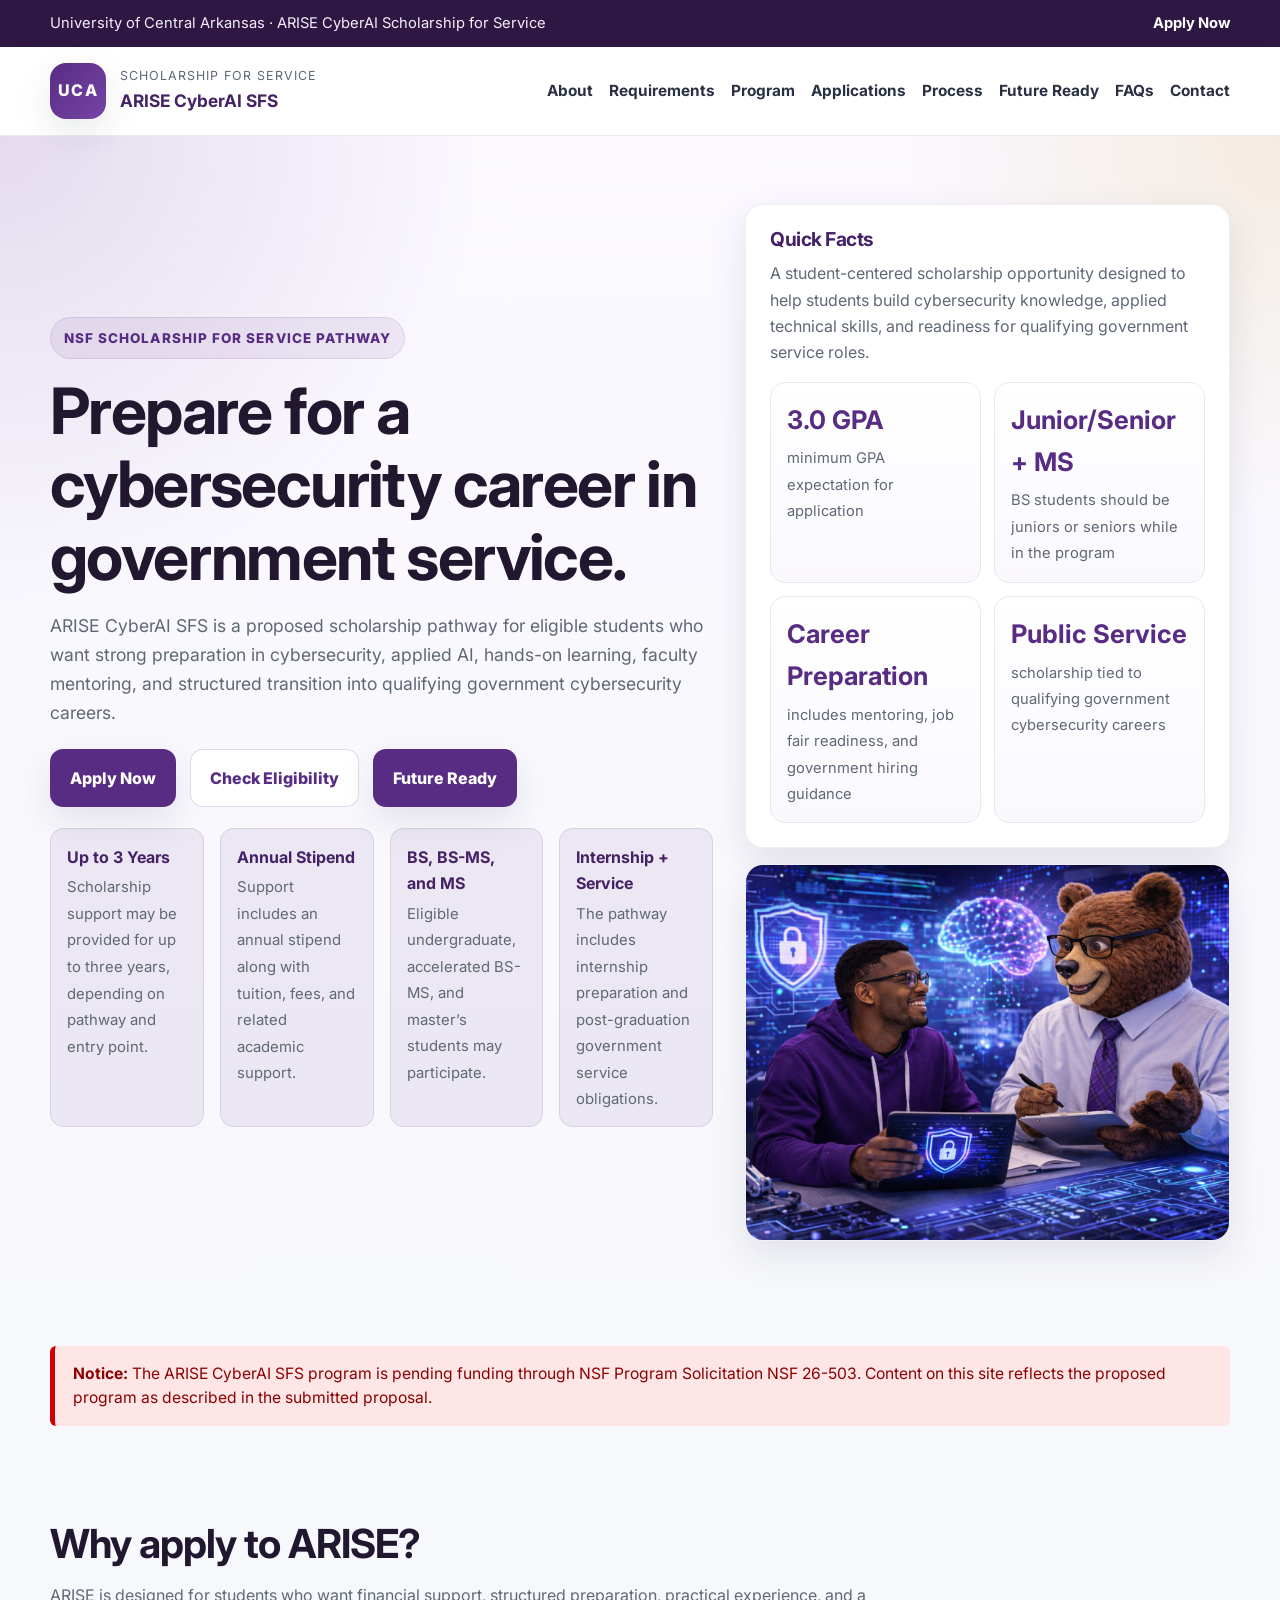
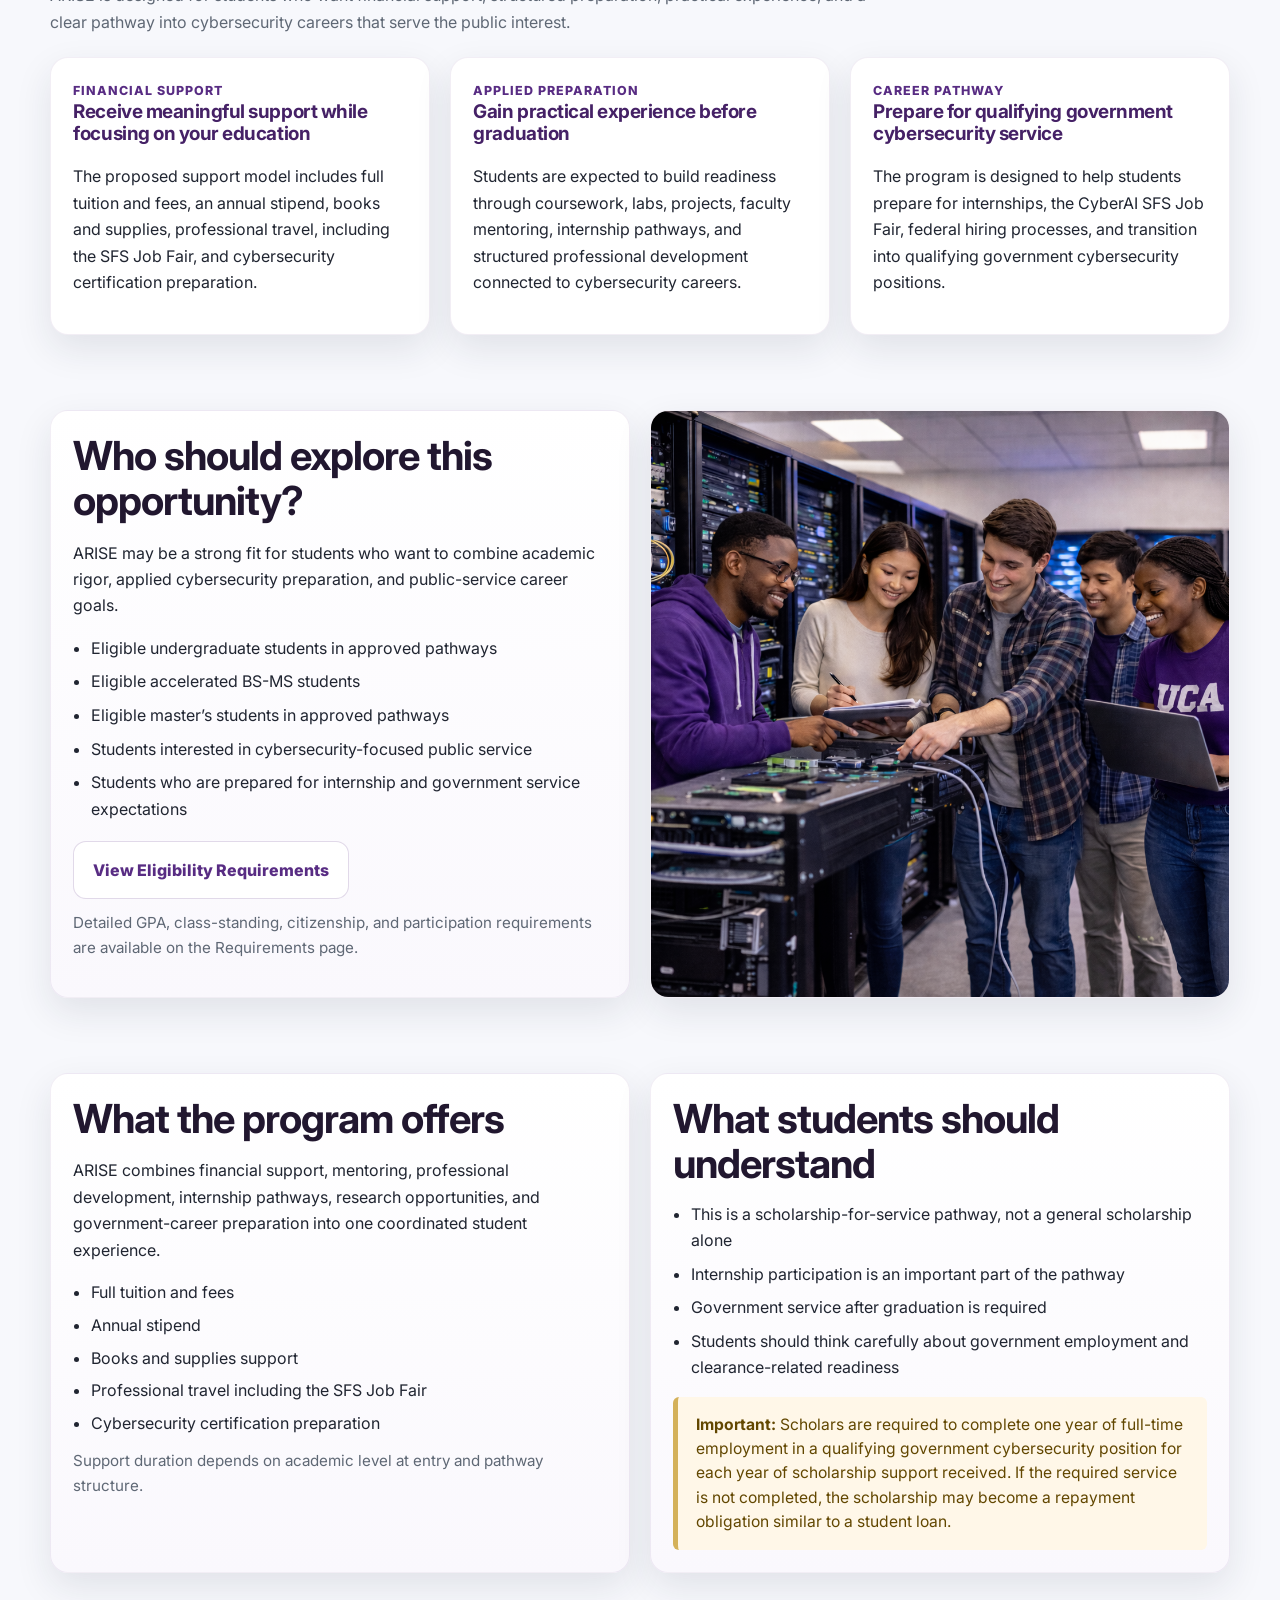
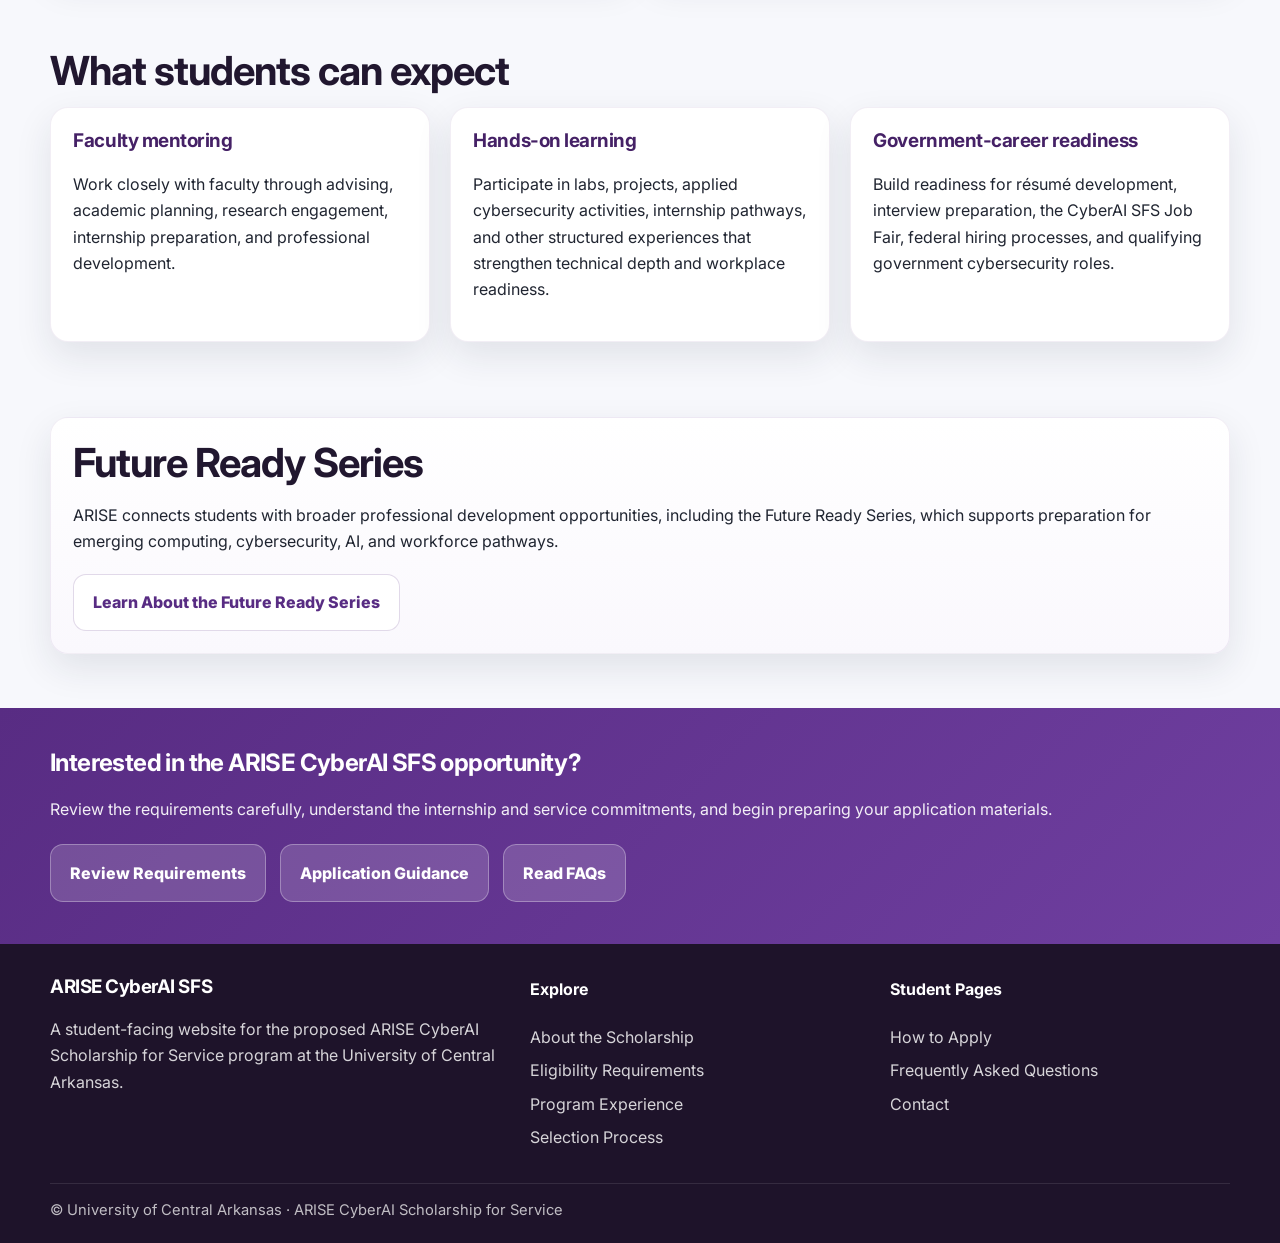
<file: index.html>
<!DOCTYPE html>
<html lang="en">
<head>
  <meta charset="UTF-8" />
  <meta name="viewport" content="width=device-width, initial-scale=1.0" />
  <meta
    name="description"
    content="ARISE CyberAI Scholarship for Service at the University of Central Arkansas for eligible students pursuing cybersecurity-focused public service careers."
  />
  <title>ARISE CyberAI SFS | University of Central Arkansas</title>
  <link rel="preconnect" href="https://fonts.googleapis.com">
  <link rel="preconnect" href="https://fonts.gstatic.com" crossorigin>
  <link href="https://fonts.googleapis.com/css2?family=Inter:wght@400;500;600;700;800&display=swap" rel="stylesheet">
  <link rel="stylesheet" href="styles.css" />
  <style>
    .hero-visual {
      display: grid;
      gap: 1rem;
    }

    .hero-photo,
    .feature-photo {
      overflow: hidden;
      border-radius: var(--radius);
      border: 1px solid rgba(88,44,131,0.08);
      box-shadow: var(--shadow);
      background: #fff;
    }

    .hero-photo img,
    .feature-photo img {
      width: 100%;
      height: 100%;
      object-fit: cover;
      display: block;
    }

    .hero-photo {
      min-height: 230px;
    }

    .fact-strip {
      display: grid;
      grid-template-columns: repeat(4, minmax(0,1fr));
      gap: 1rem;
      margin-top: 1.35rem;
    }

    .fact-pill {
      background: rgba(88,44,131,0.08);
      border: 1px solid rgba(88,44,131,0.12);
      border-radius: 14px;
      padding: 0.9rem 1rem;
    }

    .fact-pill strong {
      display: block;
      color: var(--uca-purple-dark);
      font-size: 1rem;
      margin-bottom: 0.2rem;
    }

    .fact-pill span {
      color: var(--muted);
      font-size: 0.93rem;
    }

    .image-text-grid {
      display: grid;
      grid-template-columns: 1fr 1fr;
      gap: 1.25rem;
      align-items: stretch;
    }

    .feature-photo {
      min-height: 100%;
    }

    .feature-photo img {
      min-height: 100%;
    }

    .mini-note {
      font-size: 0.95rem;
      color: var(--muted);
      margin-top: 0.7rem;
    }

    .important-note {
      background: #fff7e8;
      border-left: 5px solid var(--gold);
      color: #624700;
      padding: 16px 18px;
      border-radius: 6px;
      font-size: 0.98rem;
      line-height: 1.55;
      margin-top: 1rem;
    }

    .check-list {
      margin: 0.6rem 0 0;
      padding-left: 1.15rem;
    }

    .check-list li {
      margin: 0.45rem 0;
    }

    @media (max-width: 980px) {
      .fact-strip,
      .image-text-grid {
        grid-template-columns: 1fr;
      }
    }
  </style>
</head>
<body class="home-page">
  <div class="topbar">
    <div class="container">
      <div>University of Central Arkansas · ARISE CyberAI Scholarship for Service</div>
      <div><a href="applications.html">Apply Now</a></div>
    </div>
  </div>

  <header class="site-header">
    <div class="container header-inner">
      <a class="brand" href="index.html" aria-label="ARISE CyberAI SFS home">
        <div class="brand-mark">UCA</div>
        <div>
          <small>Scholarship for Service</small>
          <strong>ARISE CyberAI SFS</strong>
        </div>
      </a>
      <button class="nav-toggle" aria-expanded="false" aria-label="Open navigation">Menu</button>
      <nav>
        <ul>
          <li><a href="about.html">About</a></li>
          <li><a href="requirements.html">Requirements</a></li>
          <li><a href="program.html">Program</a></li>
          <li><a href="applications.html">Applications</a></li>
          <li><a href="process.html">Process</a></li>
          <li><a href="future-ready.html">Future Ready</a></li>
          <li><a href="faqs.html">FAQs</a></li>
          <li><a href="contact.html">Contact</a></li>
        </ul>
      </nav>
    </div>
  </header>

  <section class="hero">
    <div class="container hero-grid">
      <div>
        <div class="eyebrow">NSF Scholarship for Service Pathway</div>
        <h1>Prepare for a cybersecurity career in government service.</h1>
        <p class="lead">
          ARISE CyberAI SFS is a proposed scholarship pathway for eligible students who want strong preparation in cybersecurity,
          applied AI, hands-on learning, faculty mentoring, and structured transition into qualifying government cybersecurity careers.
        </p>

        <div class="hero-actions">
          <a class="btn btn-primary" href="applications.html">Apply Now</a>
          <a class="btn btn-secondary" href="requirements.html">Check Eligibility</a>
          <a class="btn btn-primary" href="future-ready.html">Future Ready</a>
        </div>

        <div class="fact-strip">
          <div class="fact-pill">
            <strong>Up to 3 Years</strong>
            <span>Scholarship support may be provided for up to three years, depending on pathway and entry point.</span>
          </div>
          <div class="fact-pill">
            <strong>Annual Stipend</strong>
            <span>Support includes an annual stipend along with tuition, fees, and related academic support.</span>
          </div>
          <div class="fact-pill">
            <strong>BS, BS-MS, and MS</strong>
            <span>Eligible undergraduate, accelerated BS-MS, and master’s students may participate.</span>
          </div>
          <div class="fact-pill">
            <strong>Internship + Service</strong>
            <span>The pathway includes internship preparation and post-graduation government service obligations.</span>
          </div>
        </div>
      </div>

      <div class="hero-visual">
        <aside class="hero-card">
          <h2>Quick Facts</h2>
          <p>
            A student-centered scholarship opportunity designed to help students build cybersecurity knowledge,
            applied technical skills, and readiness for qualifying government service roles.
          </p>
          <div class="stat-grid">
            <div class="stat"><strong>3.0 GPA</strong><span>minimum GPA expectation for application</span></div>
            <div class="stat"><strong>Junior/Senior + MS</strong><span>BS students should be juniors or seniors while in the program</span></div>
            <div class="stat"><strong>Career Preparation</strong><span>includes mentoring, job fair readiness, and government hiring guidance</span></div>
            <div class="stat"><strong>Public Service</strong><span>scholarship tied to qualifying government cybersecurity careers</span></div>
          </div>
        </aside>

        <div class="hero-photo">
          <img
            src="assets/images/UCA Bear 1.jpg" alt="ARISE CyberAI students and learning environment">
            alt="Students working together with laptops in a collaborative academic setting"
          />
        </div>
      </div>
    </div>
  </section>

  <section>
    <div class="container">
      <div class="alert-warning">
        <strong>Notice:</strong> The ARISE CyberAI SFS program is pending funding through NSF Program Solicitation NSF 26-503.
        Content on this site reflects the proposed program as described in the submitted proposal.
      </div>
    </div>
  </section>

  <main>
    <section>
      <div class="container">
        <h2 class="section-title">Why apply to ARISE?</h2>
        <p class="section-intro">
          ARISE is designed for students who want financial support, structured preparation, practical experience,
          and a clear pathway into cybersecurity careers that serve the public interest.
        </p>

        <div class="grid-3">
          <article class="card">
            <div class="kicker">Financial Support</div>
            <h3>Receive meaningful support while focusing on your education</h3>
            <p>
              The proposed support model includes full tuition and fees, an annual stipend, books and supplies,
              professional travel, including the SFS Job Fair, and cybersecurity certification preparation.
            </p>
          </article>

          <article class="card">
            <div class="kicker">Applied Preparation</div>
            <h3>Gain practical experience before graduation</h3>
            <p>
              Students are expected to build readiness through coursework, labs, projects, faculty mentoring,
              internship pathways, and structured professional development connected to cybersecurity careers.
            </p>
          </article>

          <article class="card">
            <div class="kicker">Career Pathway</div>
            <h3>Prepare for qualifying government cybersecurity service</h3>
            <p>
              The program is designed to help students prepare for internships, the CyberAI SFS Job Fair,
              federal hiring processes, and transition into qualifying government cybersecurity positions.
            </p>
          </article>
        </div>
      </div>
    </section>

    <section>
      <div class="container image-text-grid">
        <div class="highlight-panel">
          <h2 class="section-title">Who should explore this opportunity?</h2>
          <p>
            ARISE may be a strong fit for students who want to combine academic rigor, applied cybersecurity preparation,
            and public-service career goals.
          </p>
          <ul class="check-list">
            <li>Eligible undergraduate students in approved pathways</li>
            <li>Eligible accelerated BS-MS students</li>
            <li>Eligible master’s students in approved pathways</li>
            <li>Students interested in cybersecurity-focused public service</li>
            <li>Students who are prepared for internship and government service expectations</li>
          </ul>
          <div class="page-actions">
            <a class="btn btn-secondary" href="requirements.html">View Eligibility Requirements</a>
          </div>
          <p class="mini-note">
            Detailed GPA, class-standing, citizenship, and participation requirements are available on the Requirements page.
          </p>
        </div>

        <div class="feature-photo">
          <img
            src="assets/images/students-collaboration 1.jpg" alt="Students collaborating in cybersecurity and computing">
            alt="University students collaborating in a classroom or lab environment"
          />
        </div>
      </div>
    </section>

    <section>
      <div class="container">
        <div class="grid-2">
          <div class="highlight-panel">
            <h2 class="section-title">What the program offers</h2>
            <p>
              ARISE combines financial support, mentoring, professional development, internship pathways,
              research opportunities, and government-career preparation into one coordinated student experience.
            </p>
            <ul class="list-clean">
              <li>Full tuition and fees</li>
              <li>Annual stipend</li>
              <li>Books and supplies support</li>
              <li>Professional travel including the SFS Job Fair</li>
              <li>Cybersecurity certification preparation</li>
            </ul>
            <p class="mini-note">
              Support duration depends on academic level at entry and pathway structure.
            </p>
          </div>

          <div class="highlight-panel">
            <h2 class="section-title">What students should understand</h2>
            <ul class="check-list">
              <li>This is a scholarship-for-service pathway, not a general scholarship alone</li>
              <li>Internship participation is an important part of the pathway</li>
              <li>Government service after graduation is required</li>
              <li>Students should think carefully about government employment and clearance-related readiness</li>
            </ul>
            <div class="important-note">
              <strong>Important:</strong> Scholars are required to complete one year of full-time employment in a qualifying government cybersecurity position for each year of scholarship support received. If the required service is not completed, the scholarship may become a repayment obligation similar to a student loan.
            </div>
          </div>
        </div>
      </div>
    </section>

    <section>
      <div class="container">
        <h2 class="section-title">What students can expect</h2>
        <div class="grid-3">
          <article class="card">
            <h3>Faculty mentoring</h3>
            <p>
              Work closely with faculty through advising, academic planning, research engagement,
              internship preparation, and professional development.
            </p>
          </article>

          <article class="card">
            <h3>Hands-on learning</h3>
            <p>
              Participate in labs, projects, applied cybersecurity activities, internship pathways,
              and other structured experiences that strengthen technical depth and workplace readiness.
            </p>
          </article>

          <article class="card">
            <h3>Government-career readiness</h3>
            <p>
              Build readiness for résumé development, interview preparation, the CyberAI SFS Job Fair,
              federal hiring processes, and qualifying government cybersecurity roles.
            </p>
          </article>
        </div>
      </div>
    </section>

    <section>
  <div class="container">
    <div class="highlight-panel">
      <h2 class="section-title">Future Ready Series</h2>
      <p>
        ARISE connects students with broader professional development opportunities, including the Future Ready Series,
        which supports preparation for emerging computing, cybersecurity, AI, and workforce pathways.
      </p>
      <div class="page-actions">
        <a class="btn btn-secondary" href="future-ready.html">Learn About the Future Ready Series</a>
      </div>
    </div>
  </div>
</section>

    <section class="callout-band">
      <div class="container">
        <h2>Interested in the ARISE CyberAI SFS opportunity?</h2>
        <p>
          Review the requirements carefully, understand the internship and service commitments,
          and begin preparing your application materials.
        </p>
        <div class="button-row">
          <a class="btn btn-light" href="requirements.html">Review Requirements</a>
          <a class="btn btn-light" href="applications.html">Application Guidance</a>
          <a class="btn btn-light" href="faqs.html">Read FAQs</a>
        </div>
      </div>
    </section>
  </main>

  <footer>
    <div class="container footer-grid">
      <div>
        <h3>ARISE CyberAI SFS</h3>
        <p>
          A student-facing website for the proposed ARISE CyberAI Scholarship for Service program
          at the University of Central Arkansas.
        </p>
      </div>
      <div>
        <h4>Explore</h4>
        <ul>
          <li><a href="about.html">About the Scholarship</a></li>
          <li><a href="requirements.html">Eligibility Requirements</a></li>
          <li><a href="program.html">Program Experience</a></li>
          <li><a href="process.html">Selection Process</a></li>
        </ul>
      </div>
      <div>
        <h4>Student Pages</h4>
        <ul>
          <li><a href="applications.html">How to Apply</a></li>
          <li><a href="faqs.html">Frequently Asked Questions</a></li>
          <li><a href="contact.html">Contact</a></li>
        </ul>
      </div>
    </div>
    <div class="container footer-bottom">© University of Central Arkansas · ARISE CyberAI Scholarship for Service</div>
  </footer>

  <script src="script.js"></script>
</body>
</html>
</file>
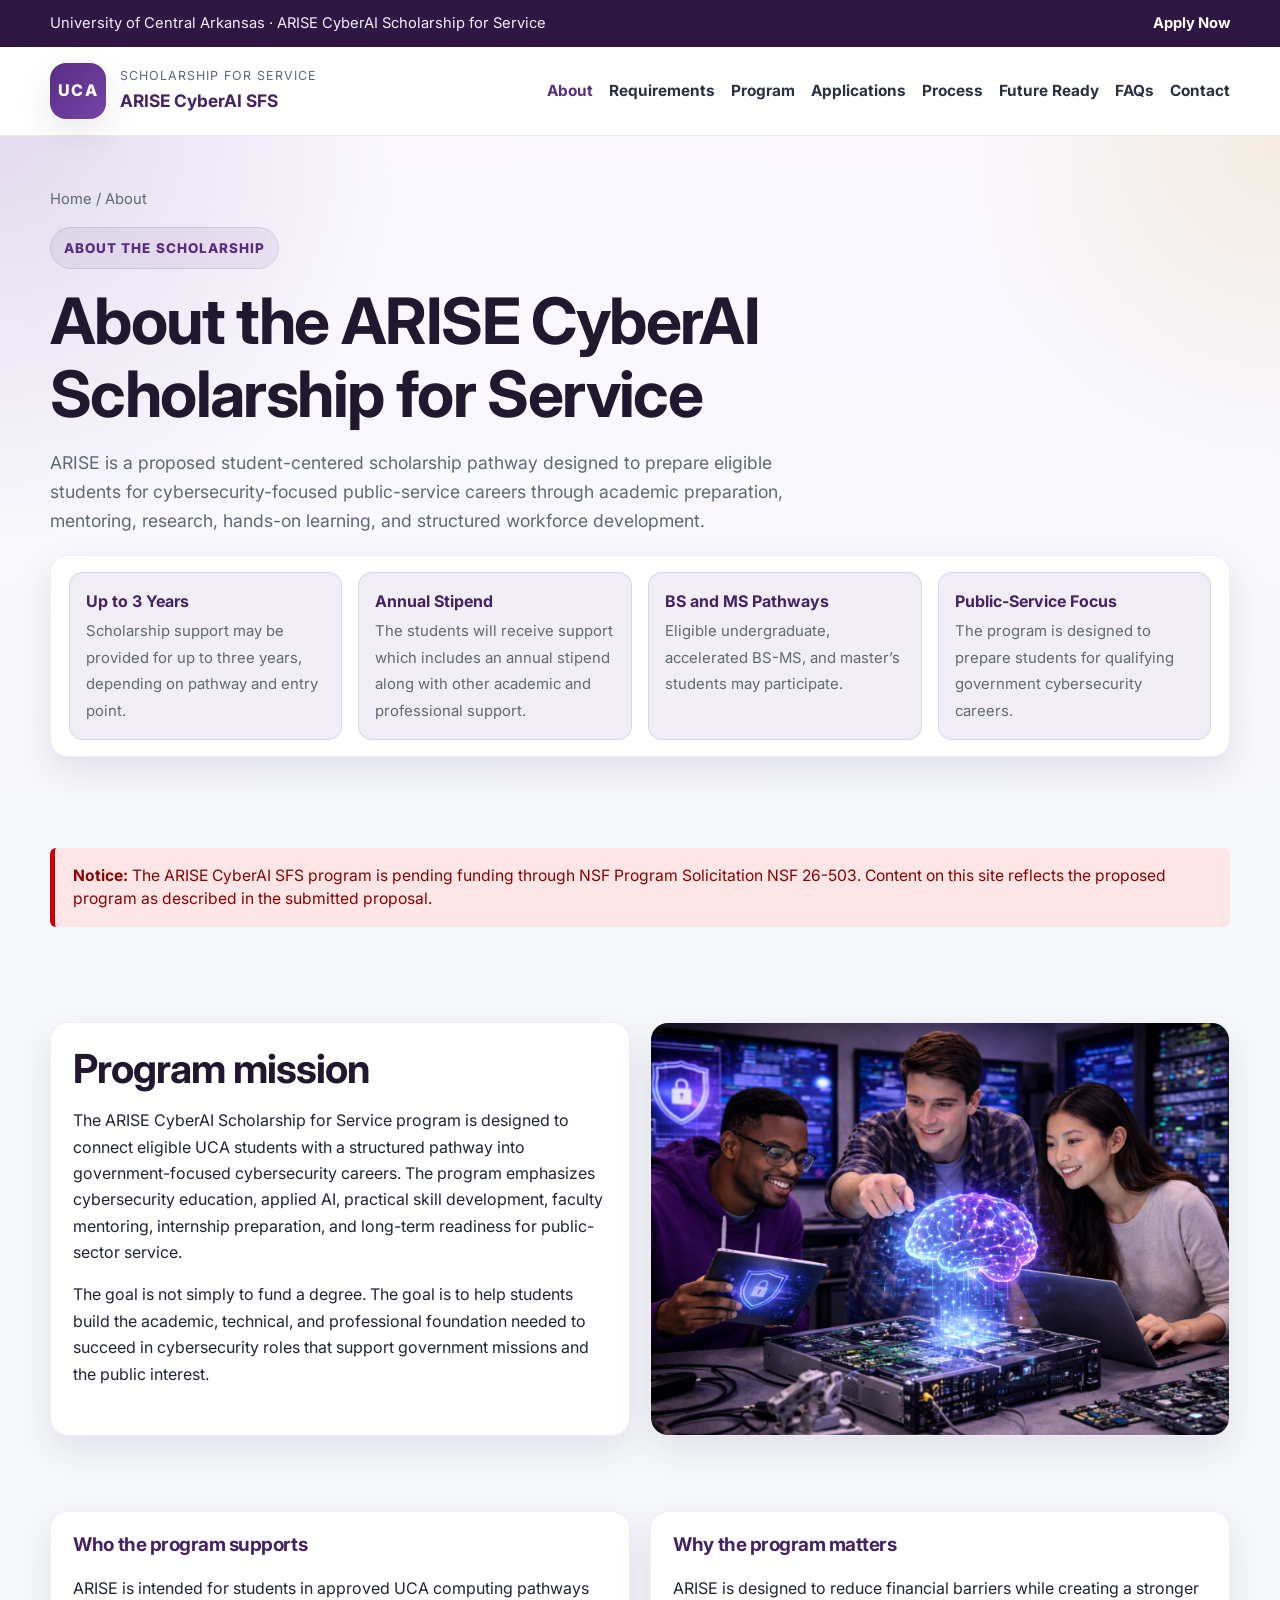
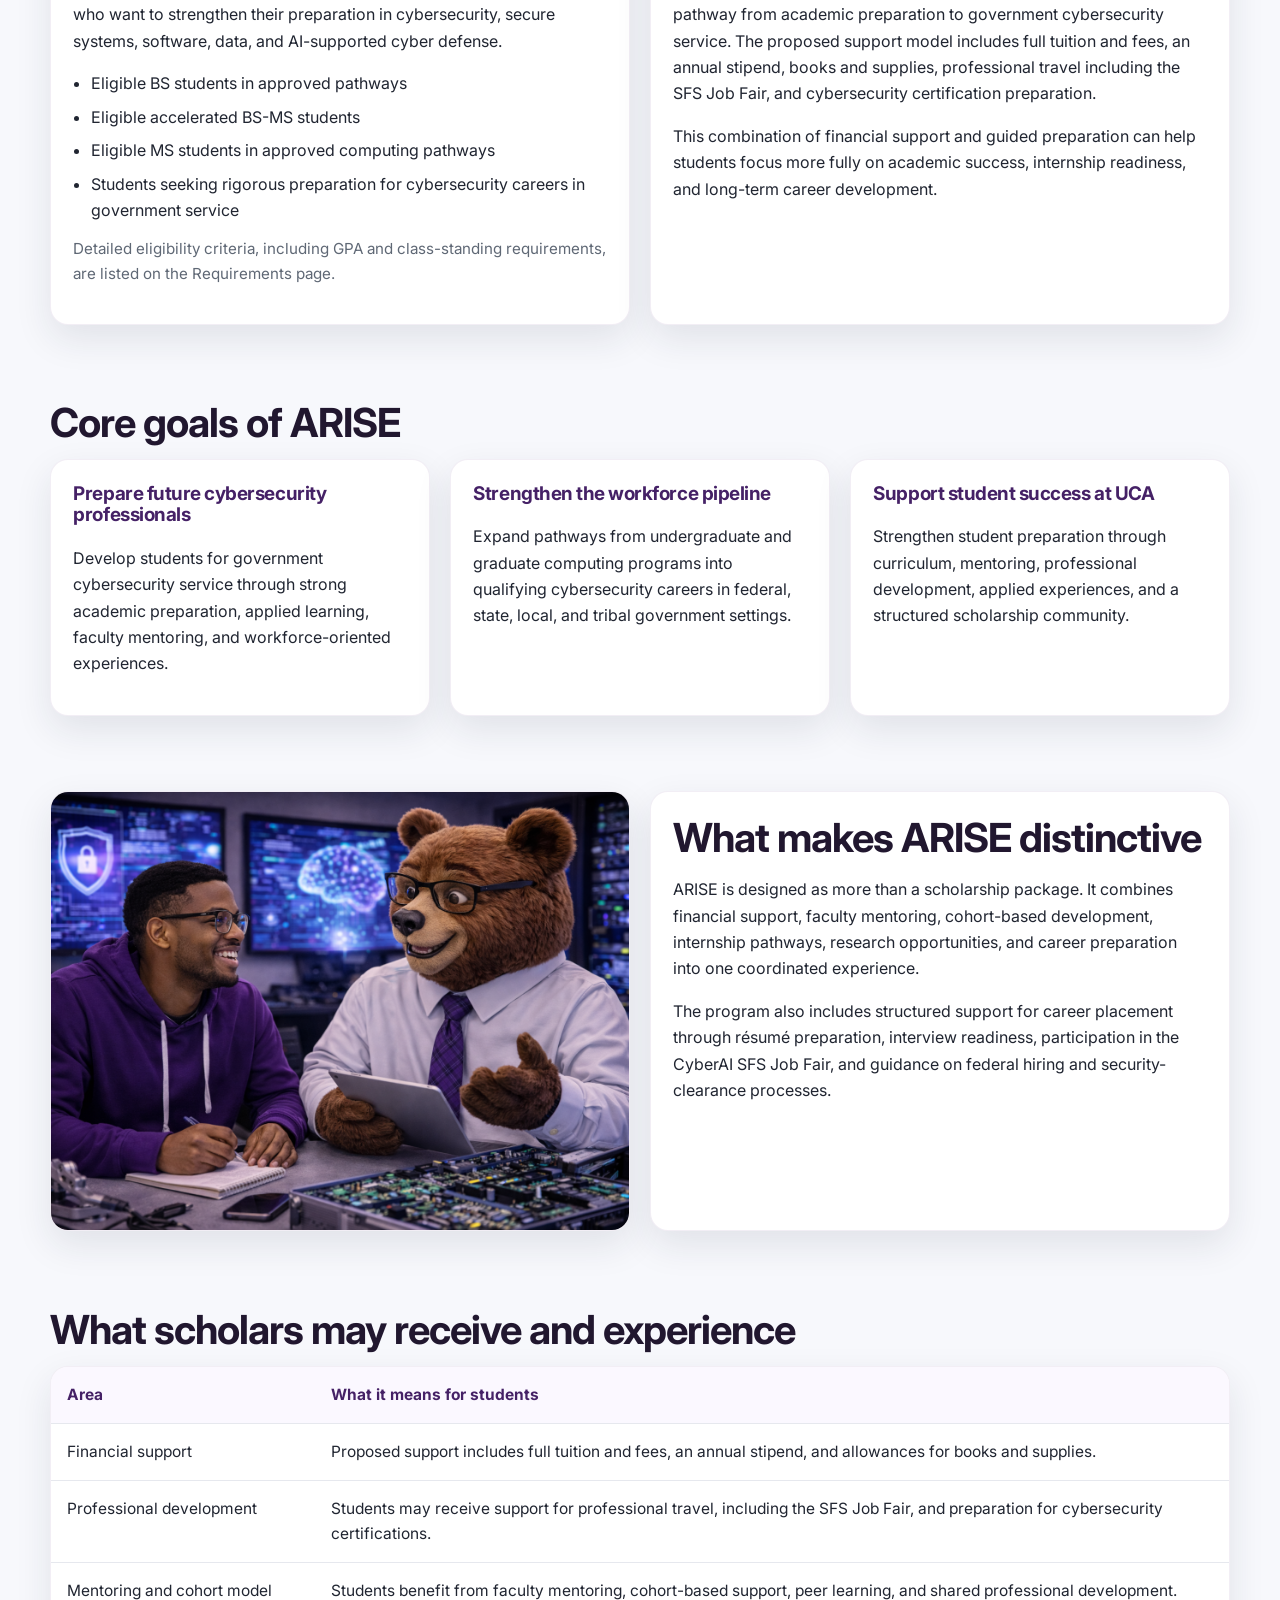
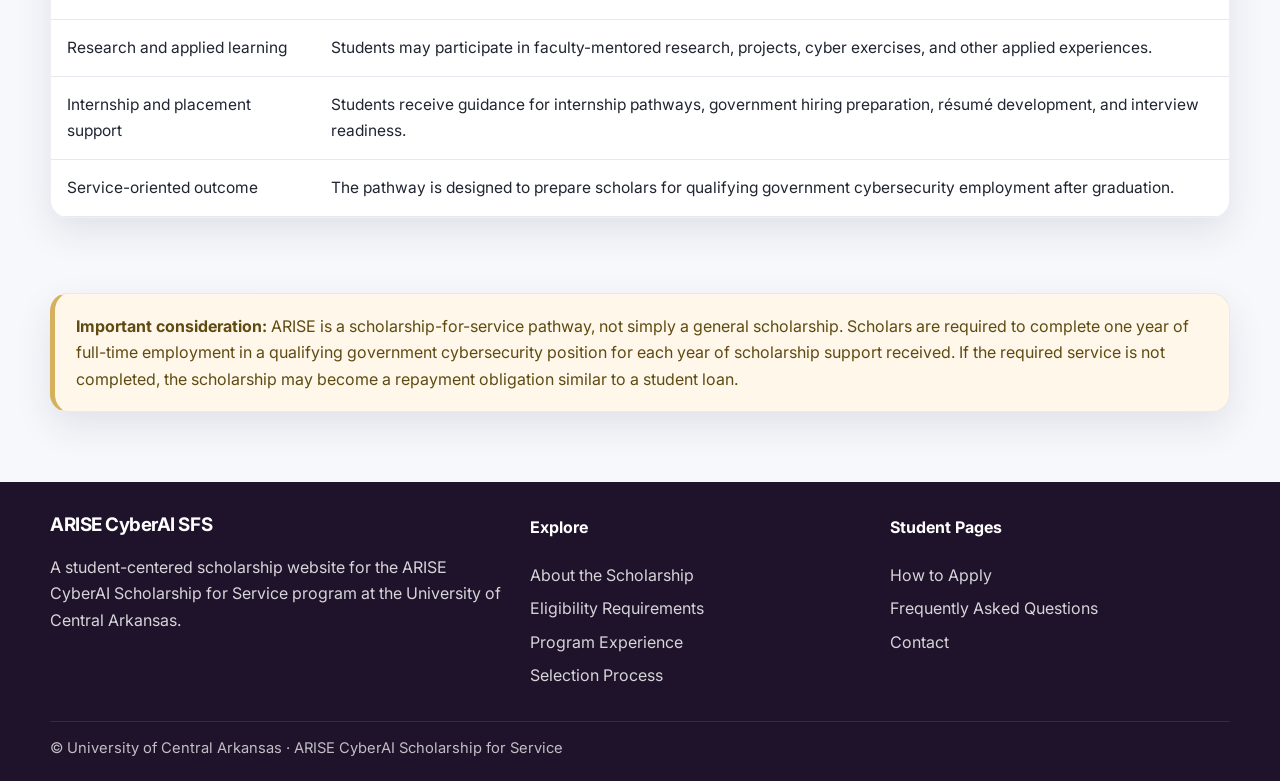
<file: about.html>
<!DOCTYPE html>
<html lang="en">
<head>
  <meta charset="UTF-8" />
  <meta name="viewport" content="width=device-width, initial-scale=1.0" />
  <meta
    name="description"
    content="About the ARISE CyberAI Scholarship for Service at the University of Central Arkansas."
  />
  <title>About | ARISE CyberAI SFS</title>
  <link rel="preconnect" href="https://fonts.googleapis.com">
  <link rel="preconnect" href="https://fonts.gstatic.com" crossorigin>
  <link href="https://fonts.googleapis.com/css2?family=Inter:wght@400;500;600;700;800&display=swap" rel="stylesheet">
  <link rel="stylesheet" href="styles.css" />
  <style>
    .photo-card,
    .info-panel,
    .important-box,
    .summary-strip {
      background: var(--white);
      border: 1px solid rgba(88,44,131,0.08);
      border-radius: var(--radius);
      box-shadow: var(--shadow);
    }

    .photo-card {
      overflow: hidden;
      min-height: 100%;
    }

    .photo-card img {
      width: 100%;
      height: 100%;
      min-height: 320px;
      object-fit: cover;
      display: block;
    }

    .summary-strip {
      padding: 1rem 1.1rem;
      margin-top: 1.2rem;
    }

    .summary-grid {
      display: grid;
      grid-template-columns: repeat(4, minmax(0,1fr));
      gap: 1rem;
    }

    .summary-item {
      background: rgba(88,44,131,0.08);
      border: 1px solid rgba(88,44,131,0.12);
      border-radius: 14px;
      padding: 0.95rem 1rem;
    }

    .summary-item strong {
      display: block;
      color: var(--uca-purple-dark);
      font-size: 1rem;
      margin-bottom: 0.2rem;
    }

    .summary-item span {
      color: var(--muted);
      font-size: 0.93rem;
    }

    .split-feature {
      display: grid;
      grid-template-columns: 1fr 1fr;
      gap: 1.25rem;
      align-items: stretch;
    }

    .info-panel {
      padding: 1.4rem;
    }

    .important-box {
      padding: 1.2rem 1.3rem;
      background: #fff8ea;
      border-left: 5px solid var(--gold);
    }

    .important-box p {
      margin: 0;
      color: #5f4a12;
    }

    .clean-list {
      margin: 0.6rem 0 0;
      padding-left: 1.1rem;
    }

    .clean-list li {
      margin: 0.45rem 0;
    }

    .mini-note {
      color: var(--muted);
      font-size: 0.95rem;
      margin-top: 0.8rem;
    }

    @media (max-width: 980px) {
      .summary-grid,
      .split-feature {
        grid-template-columns: 1fr;
      }
    }
  </style>
</head>
<body>
  <div class="topbar">
    <div class="container">
      <div>University of Central Arkansas · ARISE CyberAI Scholarship for Service</div>
      <div><a href="applications.html">Apply Now</a></div>
    </div>
  </div>

  <header class="site-header">
    <div class="container header-inner">
      <a class="brand" href="index.html" aria-label="ARISE CyberAI SFS home">
        <div class="brand-mark">UCA</div>
        <div>
          <small>Scholarship for Service</small>
          <strong>ARISE CyberAI SFS</strong>
        </div>
      </a>
      <button class="nav-toggle" aria-expanded="false" aria-label="Open navigation">Menu</button>
      <nav>
        <ul>
          <li><a href="about.html" class="active">About</a></li>
          <li><a href="requirements.html">Requirements</a></li>
          <li><a href="program.html">Program</a></li>
          <li><a href="applications.html">Applications</a></li>
          <li><a href="process.html">Process</a></li>
          <li><a href="future-ready.html">Future Ready</a></li>
          <li><a href="faqs.html">FAQs</a></li>
          <li><a href="contact.html">Contact</a></li>
        </ul>
      </nav>
    </div>
  </header>

  <section class="hero hero-simple">
    <div class="container">
      <div class="breadcrumbs"><a href="index.html">Home</a> / About</div>
      <div class="eyebrow">About the Scholarship</div>
      <h1>About the ARISE CyberAI Scholarship for Service</h1>
      <p class="lead">
        ARISE is a proposed student-centered scholarship pathway designed to prepare eligible students
        for cybersecurity-focused public-service careers through academic preparation, mentoring, research,
        hands-on learning, and structured workforce development.
      </p>

      <div class="summary-strip">
        <div class="summary-grid">
          <div class="summary-item">
            <strong>Up to 3 Years</strong>
            <span>Scholarship support may be provided for up to three years, depending on pathway and entry point.</span>
          </div>
          <div class="summary-item">
            <strong>Annual Stipend</strong>
            <span>The students will receive support which includes an annual stipend along with other academic and professional support.</span>
          </div>
          <div class="summary-item">
            <strong>BS and MS Pathways</strong>
            <span>Eligible undergraduate, accelerated BS-MS, and master’s students may participate.</span>
          </div>
          <div class="summary-item">
            <strong>Public-Service Focus</strong>
            <span>The program is designed to prepare students for qualifying government cybersecurity careers.</span>
          </div>
        </div>
      </div>
    </div>
  </section>

  <section>
    <div class="container">
      <div class="alert-warning">
        <strong>Notice:</strong> The ARISE CyberAI SFS program is pending funding through NSF Program Solicitation NSF 26-503.
        Content on this site reflects the proposed program as described in the submitted proposal.
      </div>
    </div>
  </section>

  <main>
    <section>
      <div class="container split-feature">
        <article class="info-panel">
          <h2 class="section-title">Program mission</h2>
          <p>
            The ARISE CyberAI Scholarship for Service program is designed to connect eligible UCA students
            with a structured pathway into government-focused cybersecurity careers. The program emphasizes
            cybersecurity education, applied AI, practical skill development, faculty mentoring, internship preparation,
            and long-term readiness for public-sector service.
          </p>
          <p>
            The goal is not simply to fund a degree. The goal is to help students build the academic,
            technical, and professional foundation needed to succeed in cybersecurity roles that support government missions and the public interest.
          </p>
        </article>

        <div class="photo-card">
          <img
            src="assets/images/UCA AI.png" alt="ARISE CyberAI students and learning environment">"
            alt="Students discussing academic and career planning"
          />
        </div>
      </div>
    </section>

    <section>
      <div class="container">
        <div class="grid-2">
          <article class="card">
            <h3>Who the program supports</h3>
            <p>
              ARISE is intended for students in approved UCA computing pathways who want to strengthen their preparation
              in cybersecurity, secure systems, software, data, and AI-supported cyber defense.
            </p>
            <ul class="clean-list">
              <li>Eligible BS students in approved pathways</li>
              <li>Eligible accelerated BS-MS students</li>
              <li>Eligible MS students in approved computing pathways</li>
              <li>Students seeking rigorous preparation for cybersecurity careers in government service</li>
            </ul>
            <p class="mini-note">
              Detailed eligibility criteria, including GPA and class-standing requirements, are listed on the Requirements page.
            </p>
          </article>

          <article class="card">
            <h3>Why the program matters</h3>
            <p>
              ARISE is designed to reduce financial barriers while creating a stronger pathway from academic preparation
              to government cybersecurity service. The proposed support model includes full tuition and fees, an annual stipend,
              books and supplies, professional travel including the SFS Job Fair, and cybersecurity certification preparation.
            </p>
            <p>
              This combination of financial support and guided preparation can help students focus more fully on academic success,
              internship readiness, and long-term career development.
            </p>
          </article>
        </div>
      </div>
    </section>

    <section>
      <div class="container">
        <h2 class="section-title">Core goals of ARISE</h2>
        <div class="grid-3">
          <article class="card">
            <h3>Prepare future cybersecurity professionals</h3>
            <p>
              Develop students for government cybersecurity service through strong academic preparation,
              applied learning, faculty mentoring, and workforce-oriented experiences.
            </p>
          </article>

          <article class="card">
            <h3>Strengthen the workforce pipeline</h3>
            <p>
              Expand pathways from undergraduate and graduate computing programs into qualifying
              cybersecurity careers in federal, state, local, and tribal government settings.
            </p>
          </article>

          <article class="card">
            <h3>Support student success at UCA</h3>
            <p>
              Strengthen student preparation through curriculum, mentoring, professional development,
              applied experiences, and a structured scholarship community.
            </p>
          </article>
        </div>
      </div>
    </section>

    <section>
      <div class="container split-feature">
        <div class="photo-card">
          <img
            src="assets/images/UCA Bear 2.jpg" alt="ARISE CyberAI students and learning environment">
            alt="Students working together with laptops in a collaborative learning environment"
          />
        </div>

        <article class="info-panel">
          <h2 class="section-title">What makes ARISE distinctive</h2>
          <p>
            ARISE is designed as more than a scholarship package. It combines financial support,
            faculty mentoring, cohort-based development, internship pathways, research opportunities,
            and career preparation into one coordinated experience.
          </p>
          <p>
            The program also includes structured support for career placement through résumé preparation,
            interview readiness, participation in the CyberAI SFS Job Fair, and guidance on federal hiring and security-clearance processes.
          </p>
        </article>
      </div>
    </section>

    <section>
      <div class="container">
        <h2 class="section-title">What scholars may receive and experience</h2>
        <div class="table-wrap">
          <table>
            <thead>
              <tr>
                <th>Area</th>
                <th>What it means for students</th>
              </tr>
            </thead>
            <tbody>
              <tr>
                <td>Financial support</td>
                <td>
                  Proposed support includes full tuition and fees, an annual stipend, and allowances for books and supplies.
                </td>
              </tr>
              <tr>
                <td>Professional development</td>
                <td>
                  Students may receive support for professional travel, including the SFS Job Fair, and preparation for cybersecurity certifications.
                </td>
              </tr>
              <tr>
                <td>Mentoring and cohort model</td>
                <td>
                  Students benefit from faculty mentoring, cohort-based support, peer learning, and shared professional development.
                </td>
              </tr>
              <tr>
                <td>Research and applied learning</td>
                <td>
                  Students may participate in faculty-mentored research, projects, cyber exercises, and other applied experiences.
                </td>
              </tr>
              <tr>
                <td>Internship and placement support</td>
                <td>
                  Students receive guidance for internship pathways, government hiring preparation, résumé development, and interview readiness.
                </td>
              </tr>
              <tr>
                <td>Service-oriented outcome</td>
                <td>
                  The pathway is designed to prepare scholars for qualifying government cybersecurity employment after graduation.
                </td>
              </tr>
            </tbody>
          </table>
        </div>
      </div>
    </section>

    <section>
      <div class="container">
        <div class="important-box">
          <p>
            <strong>Important consideration:</strong> ARISE is a scholarship-for-service pathway, not simply a general scholarship.
            Scholars are required to complete one year of full-time employment in a qualifying government cybersecurity position
            for each year of scholarship support received. If the required service is not completed,
            the scholarship may become a repayment obligation similar to a student loan.
          </p>
        </div>
      </div>
    </section>
  </main>

  <footer>
    <div class="container footer-grid">
      <div>
        <h3>ARISE CyberAI SFS</h3>
        <p>
          A student-centered scholarship website for the ARISE CyberAI Scholarship for Service program at the University of Central Arkansas.
        </p>
      </div>
      <div>
        <h4>Explore</h4>
        <ul>
          <li><a href="about.html">About the Scholarship</a></li>
          <li><a href="requirements.html">Eligibility Requirements</a></li>
          <li><a href="program.html">Program Experience</a></li>
          <li><a href="process.html">Selection Process</a></li>
        </ul>
      </div>
      <div>
        <h4>Student Pages</h4>
        <ul>
          <li><a href="applications.html">How to Apply</a></li>
          <li><a href="faqs.html">Frequently Asked Questions</a></li>
          <li><a href="contact.html">Contact</a></li>
        </ul>
      </div>
    </div>
    <div class="container footer-bottom">© University of Central Arkansas · ARISE CyberAI Scholarship for Service</div>
  </footer>

  <script src="script.js"></script>
</body>
</html>
</file>
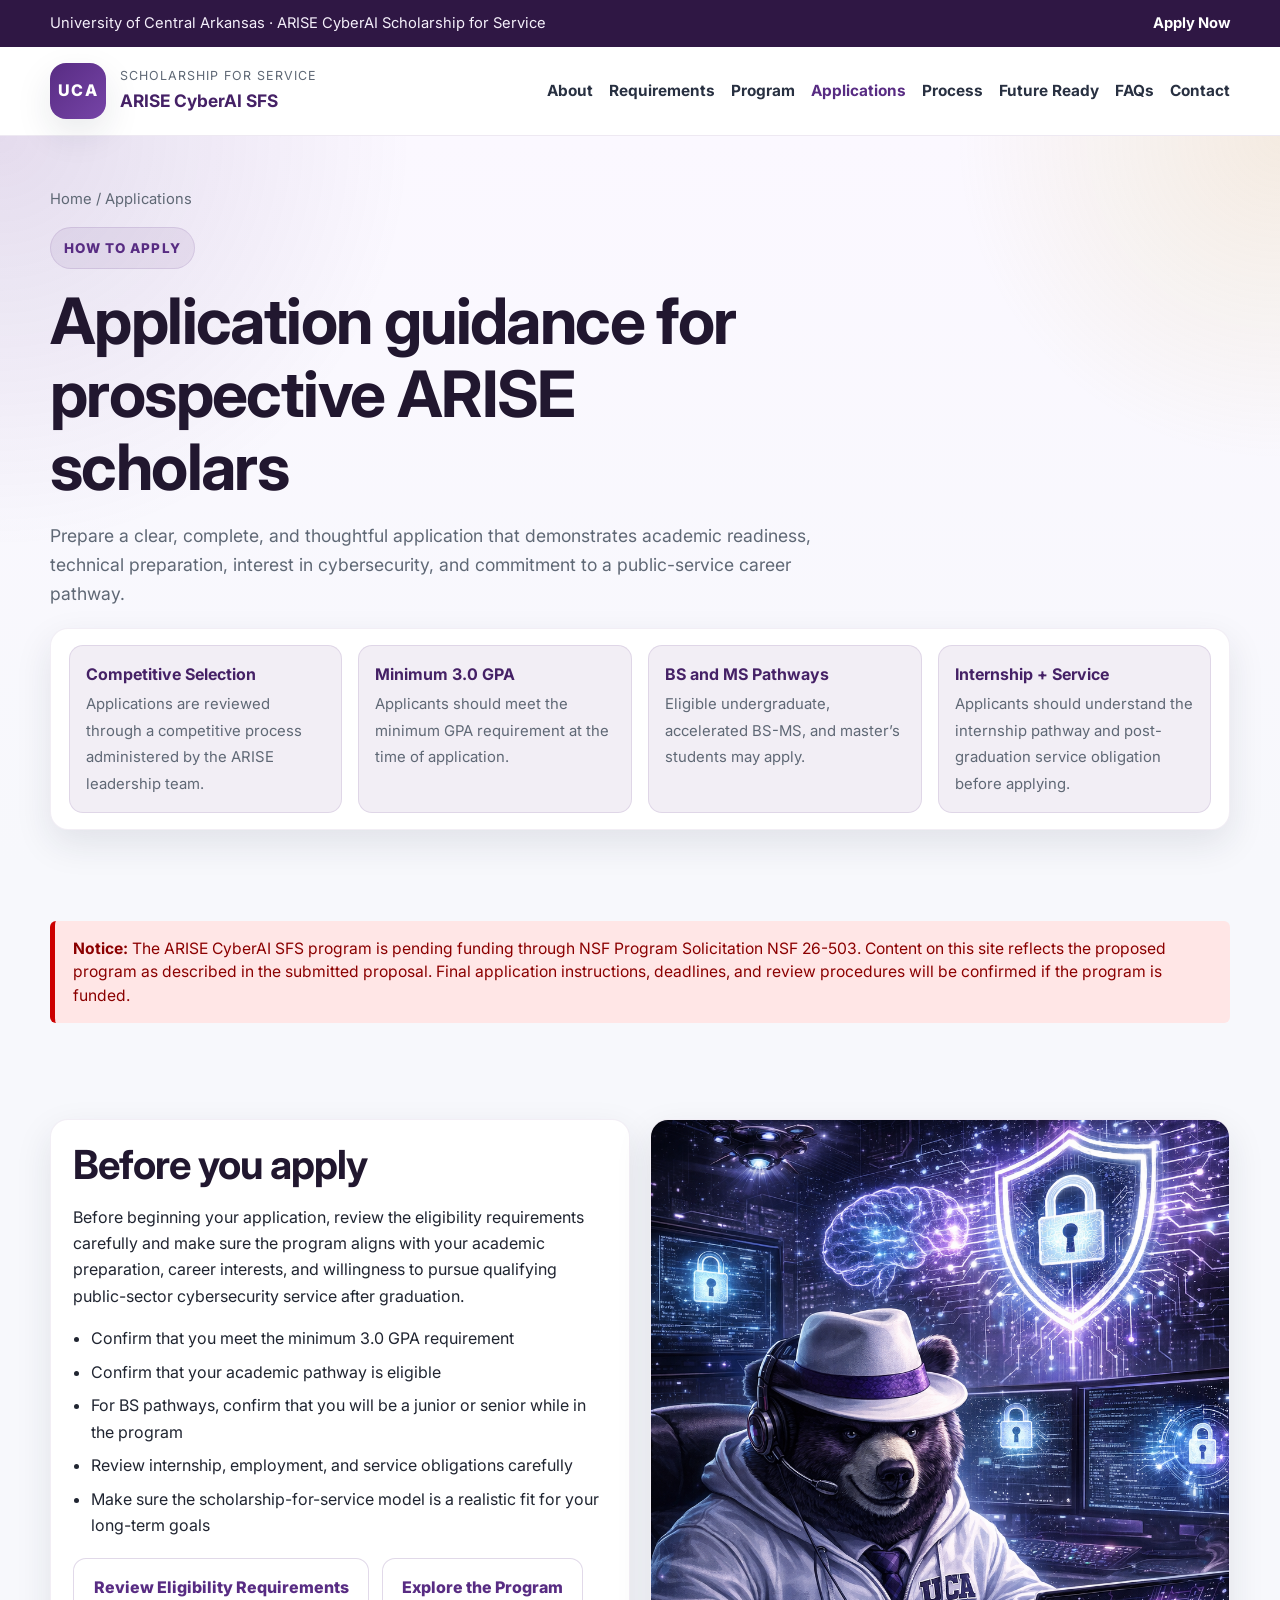
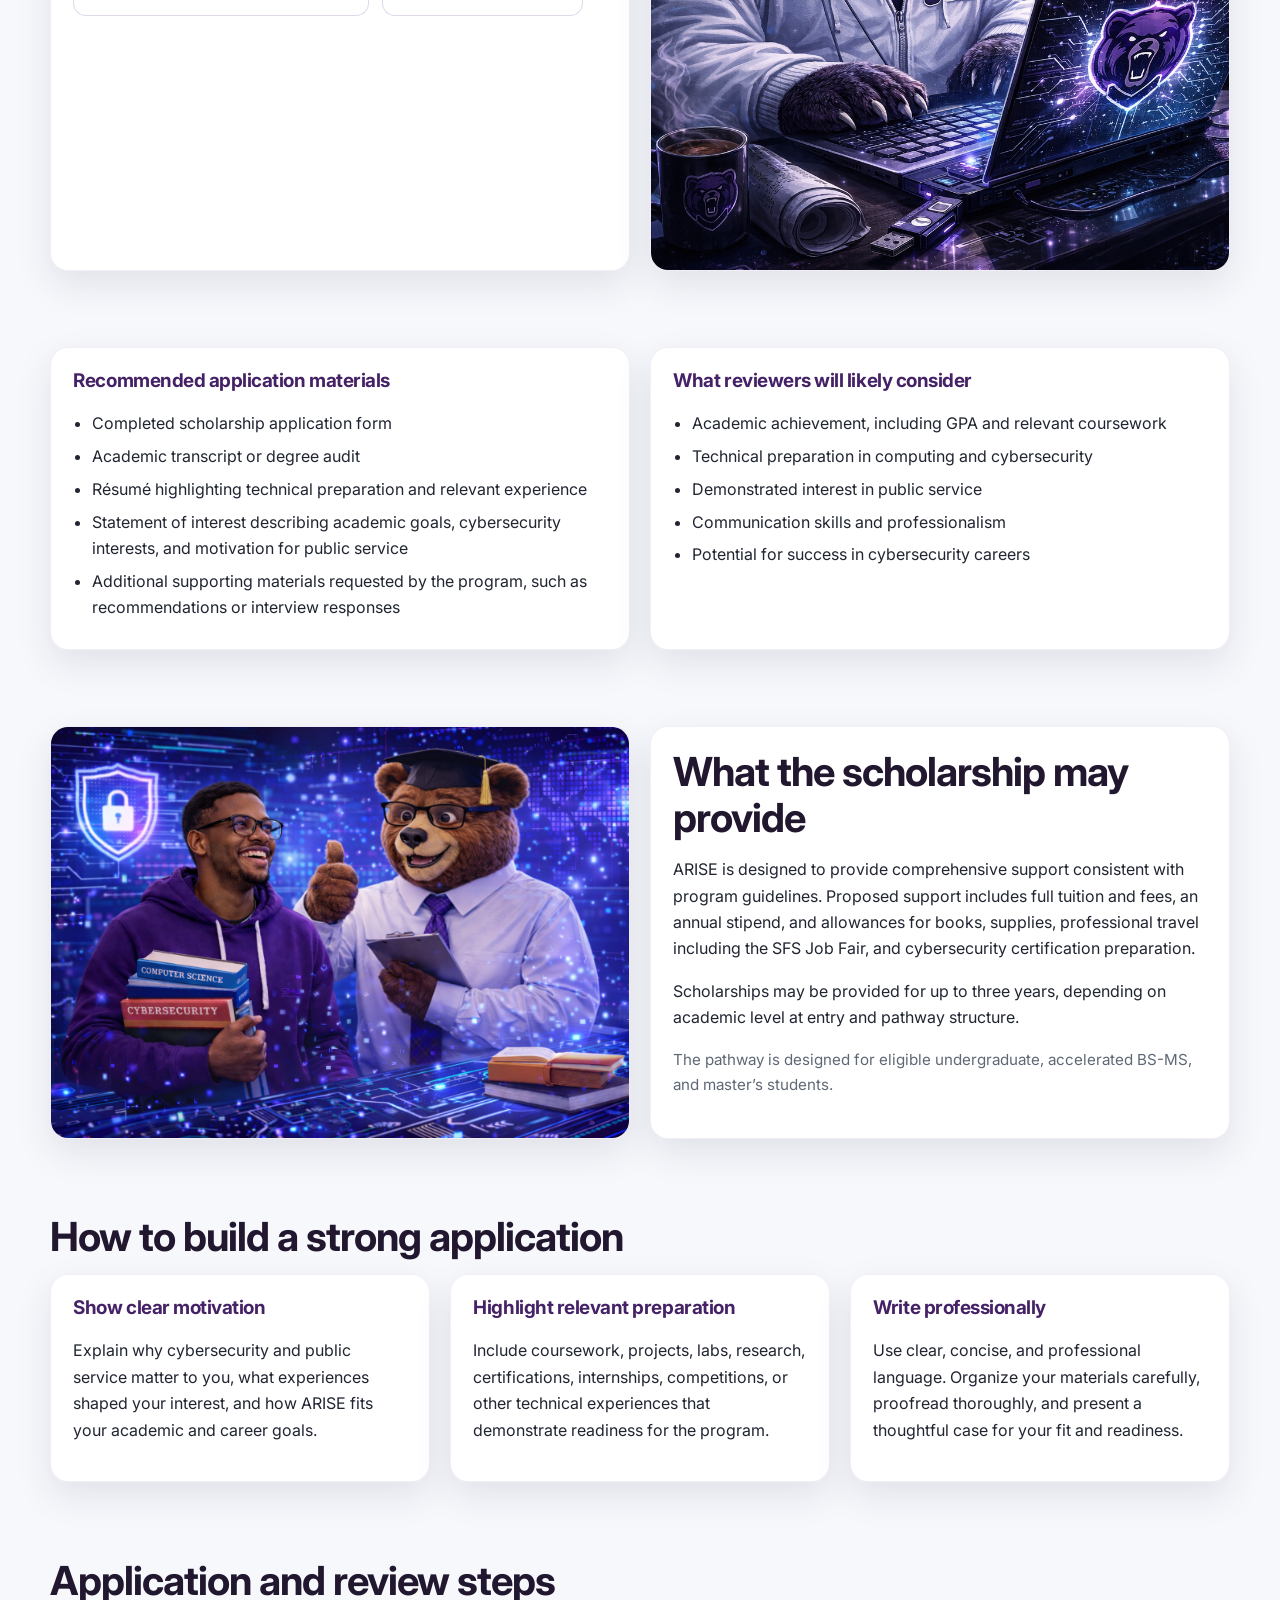
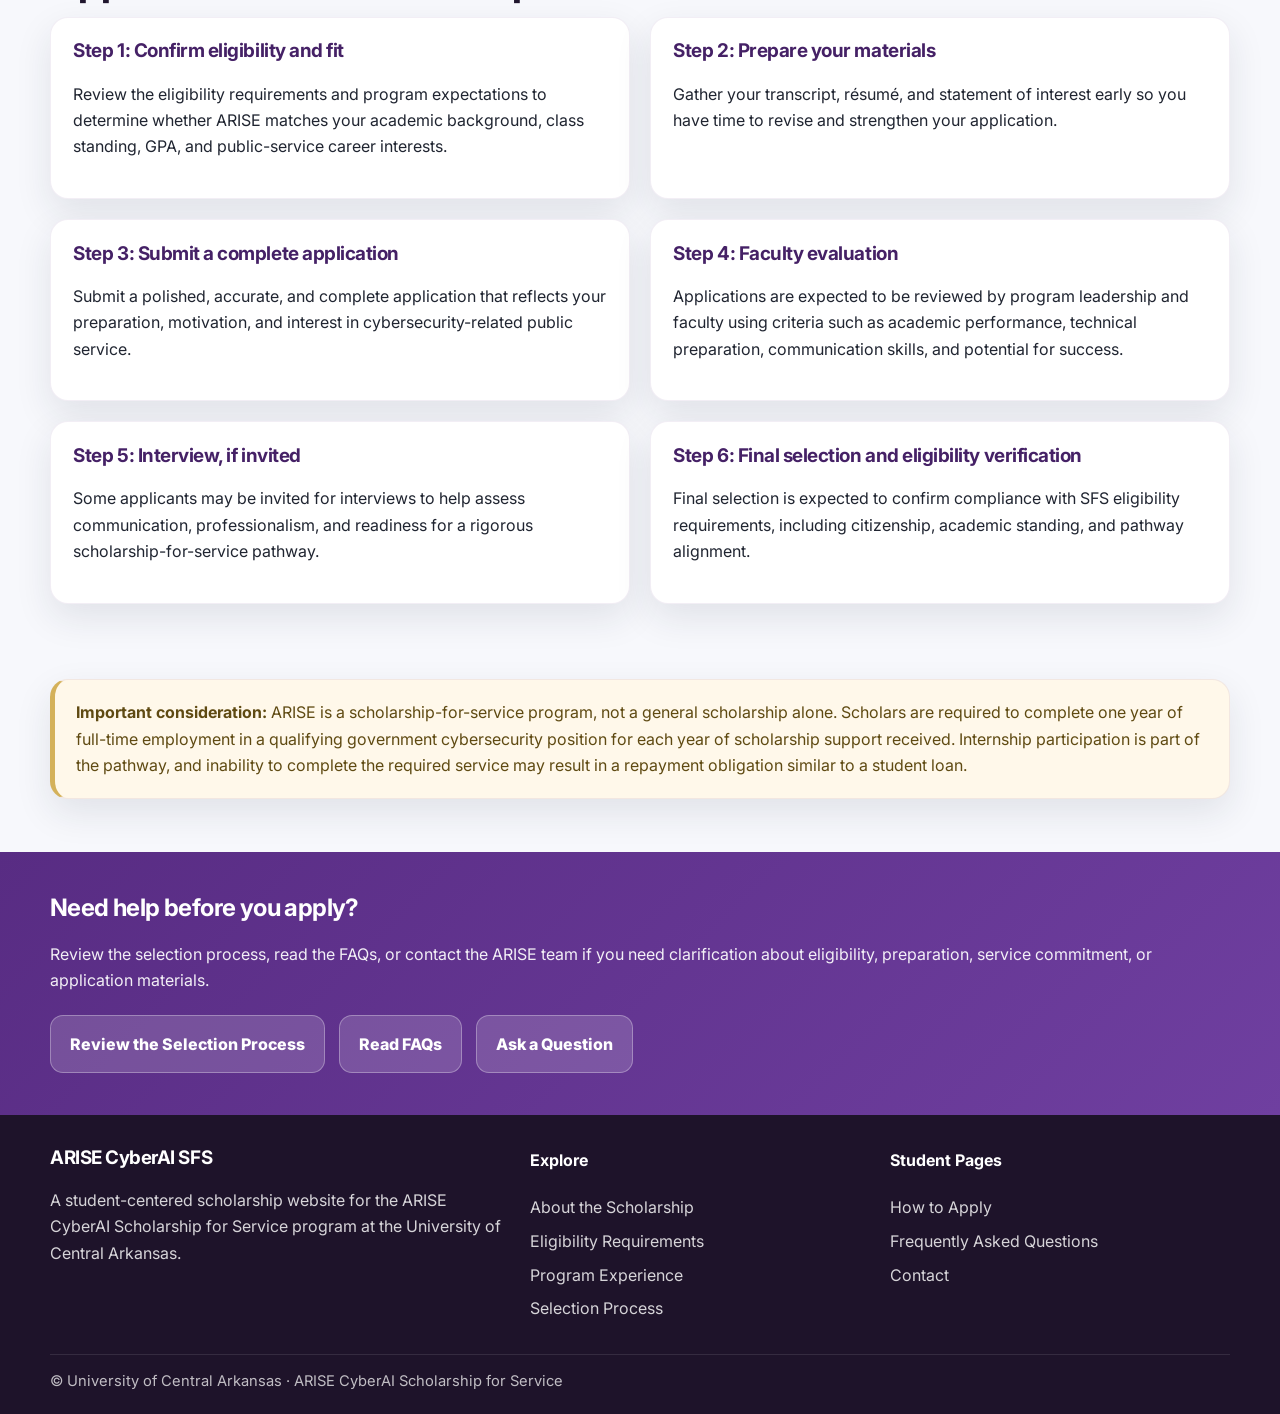
<file: applications.html>
<!DOCTYPE html>
<html lang="en">
<head>
  <meta charset="UTF-8" />
  <meta name="viewport" content="width=device-width, initial-scale=1.0" />
  <meta
    name="description"
    content="Application guidance for the ARISE CyberAI Scholarship for Service at the University of Central Arkansas."
  />
  <title>Applications | ARISE CyberAI SFS</title>
  <link rel="preconnect" href="https://fonts.googleapis.com">
  <link rel="preconnect" href="https://fonts.gstatic.com" crossorigin>
  <link href="https://fonts.googleapis.com/css2?family=Inter:wght@400;500;600;700;800&display=swap" rel="stylesheet">
  <link rel="stylesheet" href="styles.css" />
  <style>
    .photo-card,
    .info-panel,
    .important-box,
    .summary-strip {
      background: var(--white);
      border: 1px solid rgba(88,44,131,0.08);
      border-radius: var(--radius);
      box-shadow: var(--shadow);
    }

    .photo-card {
      overflow: hidden;
      min-height: 100%;
    }

    .photo-card img {
      width: 100%;
      height: 100%;
      min-height: 320px;
      object-fit: cover;
      display: block;
    }

    .summary-strip {
      padding: 1rem 1.1rem;
      margin-top: 1.2rem;
    }

    .summary-grid {
      display: grid;
      grid-template-columns: repeat(4, minmax(0,1fr));
      gap: 1rem;
    }

    .summary-item {
      background: rgba(88,44,131,0.08);
      border: 1px solid rgba(88,44,131,0.12);
      border-radius: 14px;
      padding: 0.95rem 1rem;
    }

    .summary-item strong {
      display: block;
      color: var(--uca-purple-dark);
      font-size: 1rem;
      margin-bottom: 0.2rem;
    }

    .summary-item span {
      color: var(--muted);
      font-size: 0.93rem;
    }

    .split-feature {
      display: grid;
      grid-template-columns: 1fr 1fr;
      gap: 1.25rem;
      align-items: stretch;
    }

    .info-panel {
      padding: 1.4rem;
    }

    .important-box {
      padding: 1.2rem 1.3rem;
      background: #fff8ea;
      border-left: 5px solid var(--gold);
    }

    .important-box p {
      margin: 0;
      color: #5f4a12;
    }

    .clean-list {
      margin: 0.6rem 0 0;
      padding-left: 1.1rem;
    }

    .clean-list li {
      margin: 0.45rem 0;
    }

    .mini-note {
      color: var(--muted);
      font-size: 0.95rem;
      margin-top: 0.8rem;
    }

    @media (max-width: 980px) {
      .summary-grid,
      .split-feature {
        grid-template-columns: 1fr;
      }
    }
  </style>
</head>
<body class="program-page">
  <div class="topbar">
    <div class="container">
      <div>University of Central Arkansas · ARISE CyberAI Scholarship for Service</div>
      <div><a href="applications.html">Apply Now</a></div>
    </div>
  </div>

  <header class="site-header">
    <div class="container header-inner">
      <a class="brand" href="index.html" aria-label="ARISE CyberAI SFS home">
        <div class="brand-mark">UCA</div>
        <div>
          <small>Scholarship for Service</small>
          <strong>ARISE CyberAI SFS</strong>
        </div>
      </a>
      <button class="nav-toggle" aria-expanded="false" aria-label="Open navigation">Menu</button>
      <nav>
        <ul>
          <li><a href="about.html">About</a></li>
          <li><a href="requirements.html">Requirements</a></li>
          <li><a href="program.html">Program</a></li>
          <li><a href="applications.html" class="active">Applications</a></li>
          <li><a href="process.html">Process</a></li>
          <li><a href="future-ready.html">Future Ready</a></li>
          <li><a href="faqs.html">FAQs</a></li>
          <li><a href="contact.html">Contact</a></li>
        </ul>
      </nav>
    </div>
  </header>

  <section class="hero hero-simple">
    <div class="container">
      <div class="breadcrumbs"><a href="index.html">Home</a> / Applications</div>
      <div class="eyebrow">How to Apply</div>
      <h1>Application guidance for prospective ARISE scholars</h1>
      <p class="lead">
        Prepare a clear, complete, and thoughtful application that demonstrates academic readiness,
        technical preparation, interest in cybersecurity, and commitment to a public-service career pathway.
      </p>

      <div class="summary-strip">
        <div class="summary-grid">
          <div class="summary-item">
            <strong>Competitive Selection</strong>
            <span>Applications are reviewed through a competitive process administered by the ARISE leadership team.</span>
          </div>
          <div class="summary-item">
            <strong>Minimum 3.0 GPA</strong>
            <span>Applicants should meet the minimum GPA requirement at the time of application.</span>
          </div>
          <div class="summary-item">
            <strong>BS and MS Pathways</strong>
            <span>Eligible undergraduate, accelerated BS-MS, and master’s students may apply.</span>
          </div>
          <div class="summary-item">
            <strong>Internship + Service</strong>
            <span>Applicants should understand the internship pathway and post-graduation service obligation before applying.</span>
          </div>
        </div>
      </div>
    </div>
  </section>

  <section>
    <div class="container">
      <div class="alert-warning">
        <strong>Notice:</strong> The ARISE CyberAI SFS program is pending funding through NSF Program Solicitation NSF 26-503.
        Content on this site reflects the proposed program as described in the submitted proposal.
        Final application instructions, deadlines, and review procedures will be confirmed if the program is funded.
      </div>
    </div>
  </section>

  <main>
    <section>
      <div class="container split-feature">
        <article class="info-panel">
          <h2 class="section-title">Before you apply</h2>
          <p>
            Before beginning your application, review the eligibility requirements carefully and make sure the program
            aligns with your academic preparation, career interests, and willingness to pursue qualifying public-sector cybersecurity service after graduation.
          </p>
          <ul class="clean-list">
            <li>Confirm that you meet the minimum 3.0 GPA requirement</li>
            <li>Confirm that your academic pathway is eligible</li>
            <li>For BS pathways, confirm that you will be a junior or senior while in the program</li>
            <li>Review internship, employment, and service obligations carefully</li>
            <li>Make sure the scholarship-for-service model is a realistic fit for your long-term goals</li>
          </ul>

          <div class="page-actions">
            <a class="btn btn-secondary" href="requirements.html">Review Eligibility Requirements</a>
            <a class="btn btn-secondary" href="program.html">Explore the Program</a>
          </div>
        </article>

        <div class="photo-card">
          <img
            src="assets/images/UCA Bear.jpg" alt="ARISE CyberAI students and learning environment">
            alt="Students collaborating and reviewing application materials together"
          />
        </div>
      </div>
    </section>

    <section>
      <div class="container">
        <div class="grid-2">
          <article class="card">
            <h3>Recommended application materials</h3>
            <ul class="list-clean">
              <li>Completed scholarship application form</li>
              <li>Academic transcript or degree audit</li>
              <li>Résumé highlighting technical preparation and relevant experience</li>
              <li>Statement of interest describing academic goals, cybersecurity interests, and motivation for public service</li>
              <li>Additional supporting materials requested by the program, such as recommendations or interview responses</li>
            </ul>
          </article>

          <article class="card">
            <h3>What reviewers will likely consider</h3>
            <ul class="list-clean">
              <li>Academic achievement, including GPA and relevant coursework</li>
              <li>Technical preparation in computing and cybersecurity</li>
              <li>Demonstrated interest in public service</li>
              <li>Communication skills and professionalism</li>
              <li>Potential for success in cybersecurity careers</li>
            </ul>
          </article>
        </div>
      </div>
    </section>

    <section>
      <div class="container split-feature">
        <div class="photo-card">
          <img
            src="assets/images/UCA Bear 3.jpg" alt="ARISE CyberAI students and learning environment">
            alt="Students working with laptops in a university learning environment"
          />
        </div>

        <article class="info-panel">
          <h2 class="section-title">What the scholarship may provide</h2>
          <p>
            ARISE is designed to provide comprehensive support consistent with program guidelines.
            Proposed support includes full tuition and fees, an annual stipend, and allowances for books, supplies,
            professional travel including the SFS Job Fair, and cybersecurity certification preparation.
          </p>
          <p>
            Scholarships may be provided for up to three years, depending on academic level at entry and pathway structure.
          </p>
          <p class="mini-note">
            The pathway is designed for eligible undergraduate, accelerated BS-MS, and master’s students.
          </p>
        </article>
      </div>
    </section>

    <section>
      <div class="container">
        <h2 class="section-title">How to build a strong application</h2>
        <div class="grid-3">
          <article class="card">
            <h3>Show clear motivation</h3>
            <p>
              Explain why cybersecurity and public service matter to you, what experiences shaped your interest,
              and how ARISE fits your academic and career goals.
            </p>
          </article>

          <article class="card">
            <h3>Highlight relevant preparation</h3>
            <p>
              Include coursework, projects, labs, research, certifications, internships, competitions,
              or other technical experiences that demonstrate readiness for the program.
            </p>
          </article>

          <article class="card">
            <h3>Write professionally</h3>
            <p>
              Use clear, concise, and professional language. Organize your materials carefully,
              proofread thoroughly, and present a thoughtful case for your fit and readiness.
            </p>
          </article>
        </div>
      </div>
    </section>

    <section>
      <div class="container">
        <h2 class="section-title">Application and review steps</h2>
        <div class="grid-2">
          <article class="card">
            <h3>Step 1: Confirm eligibility and fit</h3>
            <p>
              Review the eligibility requirements and program expectations to determine whether ARISE matches your academic background,
              class standing, GPA, and public-service career interests.
            </p>
          </article>

          <article class="card">
            <h3>Step 2: Prepare your materials</h3>
            <p>
              Gather your transcript, résumé, and statement of interest early so you have time to revise
              and strengthen your application.
            </p>
          </article>

          <article class="card">
            <h3>Step 3: Submit a complete application</h3>
            <p>
              Submit a polished, accurate, and complete application that reflects your preparation,
              motivation, and interest in cybersecurity-related public service.
            </p>
          </article>

          <article class="card">
            <h3>Step 4: Faculty evaluation</h3>
            <p>
              Applications are expected to be reviewed by program leadership and faculty using criteria such as
              academic performance, technical preparation, communication skills, and potential for success.
            </p>
          </article>

          <article class="card">
            <h3>Step 5: Interview, if invited</h3>
            <p>
              Some applicants may be invited for interviews to help assess communication,
              professionalism, and readiness for a rigorous scholarship-for-service pathway.
            </p>
          </article>

          <article class="card">
            <h3>Step 6: Final selection and eligibility verification</h3>
            <p>
              Final selection is expected to confirm compliance with SFS eligibility requirements,
              including citizenship, academic standing, and pathway alignment.
            </p>
          </article>
        </div>
      </div>
    </section>

    <section>
      <div class="container">
        <div class="important-box">
          <p>
            <strong>Important consideration:</strong> ARISE is a scholarship-for-service program, not a general scholarship alone.
            Scholars are required to complete one year of full-time employment in a qualifying government cybersecurity position
            for each year of scholarship support received. Internship participation is part of the pathway, and inability to complete
            the required service may result in a repayment obligation similar to a student loan.
          </p>
        </div>
      </div>
    </section>

    <section class="callout-band">
      <div class="container">
        <h2>Need help before you apply?</h2>
        <p>
          Review the selection process, read the FAQs, or contact the ARISE team if you need clarification about eligibility,
          preparation, service commitment, or application materials.
        </p>
        <div class="button-row">
          <a class="btn btn-light" href="process.html">Review the Selection Process</a>
          <a class="btn btn-light" href="faqs.html">Read FAQs</a>
          <a class="btn btn-light" href="contact.html">Ask a Question</a>
        </div>
      </div>
    </section>
  </main>

  <footer>
    <div class="container footer-grid">
      <div>
        <h3>ARISE CyberAI SFS</h3>
        <p>A student-centered scholarship website for the ARISE CyberAI Scholarship for Service program at the University of Central Arkansas.</p>
      </div>
      <div>
        <h4>Explore</h4>
        <ul>
          <li><a href="about.html">About the Scholarship</a></li>
          <li><a href="requirements.html">Eligibility Requirements</a></li>
          <li><a href="program.html">Program Experience</a></li>
          <li><a href="process.html">Selection Process</a></li>
        </ul>
      </div>
      <div>
        <h4>Student Pages</h4>
        <ul>
          <li><a href="applications.html">How to Apply</a></li>
          <li><a href="faqs.html">Frequently Asked Questions</a></li>
          <li><a href="contact.html">Contact</a></li>
        </ul>
      </div>
    </div>
    <div class="container footer-bottom">© University of Central Arkansas · ARISE CyberAI Scholarship for Service</div>
  </footer>

  <script src="script.js"></script>
</body>
</html>
</file>
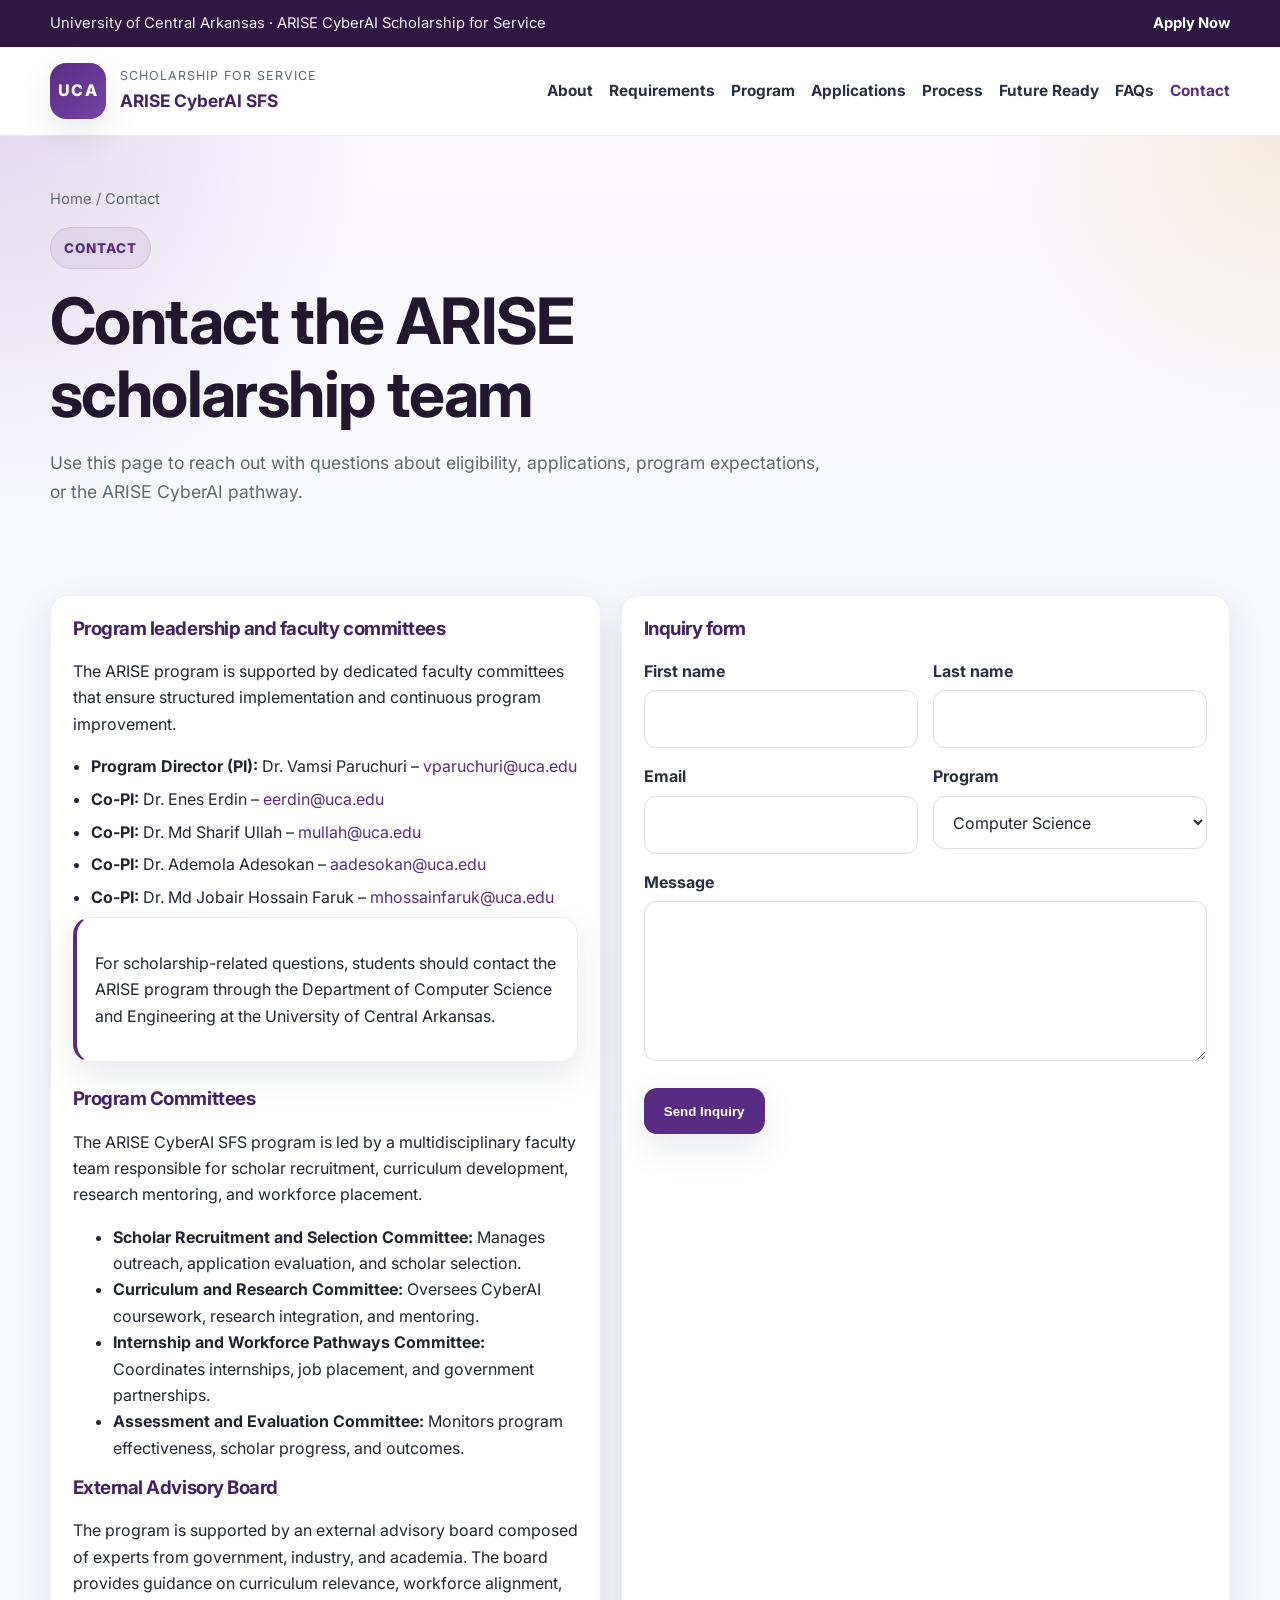
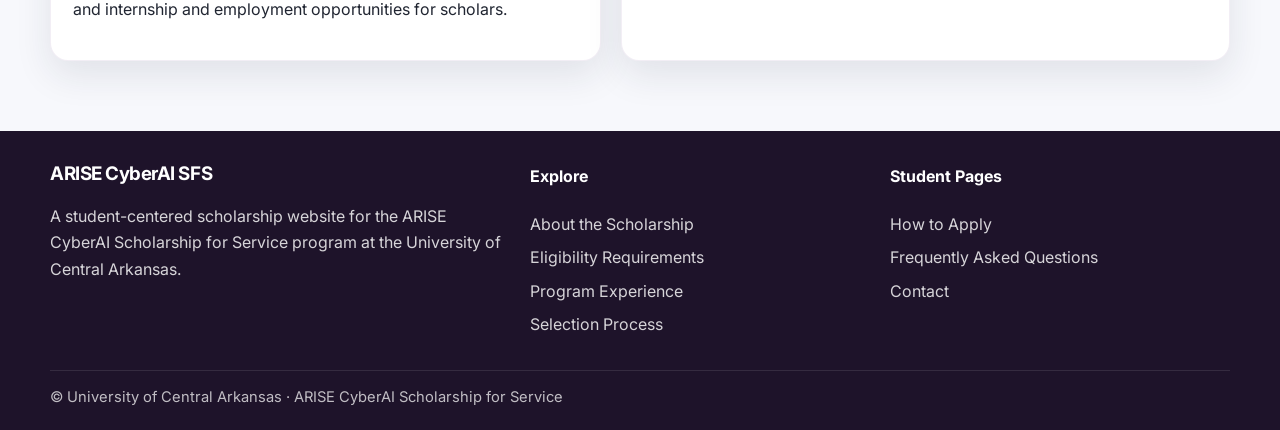
<file: contact.html>
<!DOCTYPE html>
<html lang="en">
<head>
  <meta charset="UTF-8" />
  <meta name="viewport" content="width=device-width, initial-scale=1.0" />
  <meta name="description" content="ARISE CyberAI Scholarship for Service at the University of Central Arkansas." />
  <title>Contact | ARISE CyberAI SFS</title>
  <link rel="preconnect" href="https://fonts.googleapis.com">
  <link rel="preconnect" href="https://fonts.gstatic.com" crossorigin>
  <link href="https://fonts.googleapis.com/css2?family=Inter:wght@400;500;600;700;800&display=swap" rel="stylesheet">
  <link rel="stylesheet" href="styles.css" />
</head>
<body>
  <div class="topbar">
    <div class="container">
      <div>University of Central Arkansas · ARISE CyberAI Scholarship for Service</div>
      <div><a href="applications.html">Apply Now</a></div>
    </div>
  </div>
  <header class="site-header">
    <div class="container header-inner">
      <a class="brand" href="index.html" aria-label="ARISE CyberAI SFS home">
        <div class="brand-mark">UCA</div>
        <div>
          <small>Scholarship for Service</small>
          <strong>ARISE CyberAI SFS</strong>
        </div>
      </a>
      <button class="nav-toggle" aria-expanded="false" aria-label="Open navigation">Menu</button>
      <nav>
        <ul><li><a href="about.html" class="">About</a></li><li><a href="requirements.html" class="">Requirements</a></li><li><a href="program.html" class="">Program</a></li><li><a href="applications.html" class="">Applications</a></li><li><a href="process.html" class="">Process</a></li><li><a href="future-ready.html">Future Ready</a></li><li><a href="faqs.html" class="">FAQs</a></li><li><a href="contact.html" class="active">Contact</a></li></ul>
      </nav>
    </div>
  </header>
  <section class="hero hero-simple"><div class="container"><div class="breadcrumbs"><a href="index.html">Home</a> / Contact</div><div class="eyebrow">Contact</div><h1>Contact the ARISE scholarship team</h1><p class="lead">Use this page to reach out with questions about eligibility, applications, program expectations, or the ARISE CyberAI pathway.</p></div></section>
  <main>
<section><div class="container"><div class="contact-grid">


  <article class="contact-card">
  <h3>Program leadership and faculty committees</h3>
  <p>The ARISE program is supported by dedicated faculty committees that ensure structured 
            implementation and continuous program improvement.</p>
  <ul class="list-clean">
    <li><strong>Program Director (PI):</strong> Dr. Vamsi Paruchuri – <a href="mailto:vparuchuri@uca.edu">vparuchuri@uca.edu</a></li>
    <li><strong>Co-PI:</strong> Dr. Enes Erdin – <a href="mailto:enerdin@uca.edu">eerdin@uca.edu</a></li>
    <li><strong>Co-PI:</strong> Dr. Md Sharif Ullah – <a href="mailto:mullah@uca.edu">mullah@uca.edu</a></li>
    <li><strong>Co-PI:</strong> Dr. Ademola Adesokan – <a href="mailto:aadesokan@uca.edu">aadesokan@uca.edu</a></li>
    <li><strong>Co-PI:</strong> Dr. Md Jobair Hossain Faruk – <a href="mailto:mhossainfaruk@uca.edu">mhossainfaruk@uca.edu</a></li>
  </ul>
  <div class="notice"><p>For scholarship-related questions, students should contact the ARISE program through the Department of Computer Science and Engineering at the University of Central Arkansas.</p></div>

&nbsp;
&nbsp;

  <h3>Program Committees</h3>
        <p>
            The ARISE CyberAI SFS program is led by a multidisciplinary faculty team responsible for 
            scholar recruitment, curriculum development, research mentoring, and workforce placement. 
        </p>

        <ul>
            <li><strong>Scholar Recruitment and Selection Committee:</strong> Manages outreach, application evaluation, and scholar selection.</li>
            <li><strong>Curriculum and Research Committee:</strong> Oversees CyberAI coursework, research integration, and mentoring.</li>
            <li><strong>Internship and Workforce Pathways Committee:</strong> Coordinates internships, job placement, and government partnerships.</li>
            <li><strong>Assessment and Evaluation Committee:</strong> Monitors program effectiveness, scholar progress, and outcomes.</li>
        </ul>

        <h3>External Advisory Board</h3>
        <p>
            The program is supported by an external advisory board composed of experts from government, 
            industry, and academia. The board provides guidance on curriculum relevance, workforce alignment, 
            and internship and employment opportunities for scholars.
        </p>

</article>
<article class="contact-card">
  <h3>Inquiry form</h3>
  <form>
    <div class="form-grid">
      <div><label for="fname">First name</label><input id="fname" type="text" /></div>
      <div><label for="lname">Last name</label><input id="lname" type="text" /></div>
      <div><label for="email">Email</label><input id="email" type="email" /></div>
      <div><label for="program">Program</label><select id="program"><option>Computer Science</option><option>Cybersecurity</option><option>Data Science</option><option>Software Engineering</option><option>MS in Computer Science</option><option>Other / Prospective Student</option></select></div>
    </div>
    <div style="margin-top:0.95rem;"><label for="message">Message</label><textarea id="message"></textarea></div>
    <div class="page-actions"><button class="btn btn-primary" type="submit">Send Inquiry</button></div>
  </form>
</article>
</div></div></section>
</main>
  
  <footer>
    <div class="container footer-grid">
      <div>
        <h3>ARISE CyberAI SFS</h3>
        <p>A student-centered scholarship website for the ARISE CyberAI Scholarship for Service program at the University of Central Arkansas.</p>
      </div>
      <div>
        <h4>Explore</h4>
        <ul>
          <li><a href="about.html">About the Scholarship</a></li>
          <li><a href="requirements.html">Eligibility Requirements</a></li>
          <li><a href="program.html">Program Experience</a></li>
          <li><a href="process.html">Selection Process</a></li>
        </ul>
      </div>
      <div>
        <h4>Student Pages</h4>
        <ul>
          <li><a href="applications.html">How to Apply</a></li>
          <li><a href="faqs.html">Frequently Asked Questions</a></li>
          <li><a href="contact.html">Contact</a></li>
        </ul>
      </div>
    </div>
    <div class="container footer-bottom">© University of Central Arkansas · ARISE CyberAI Scholarship for Service</div>
  </footer>
  <script src="script.js"></script>
</body>
</html>
</file>
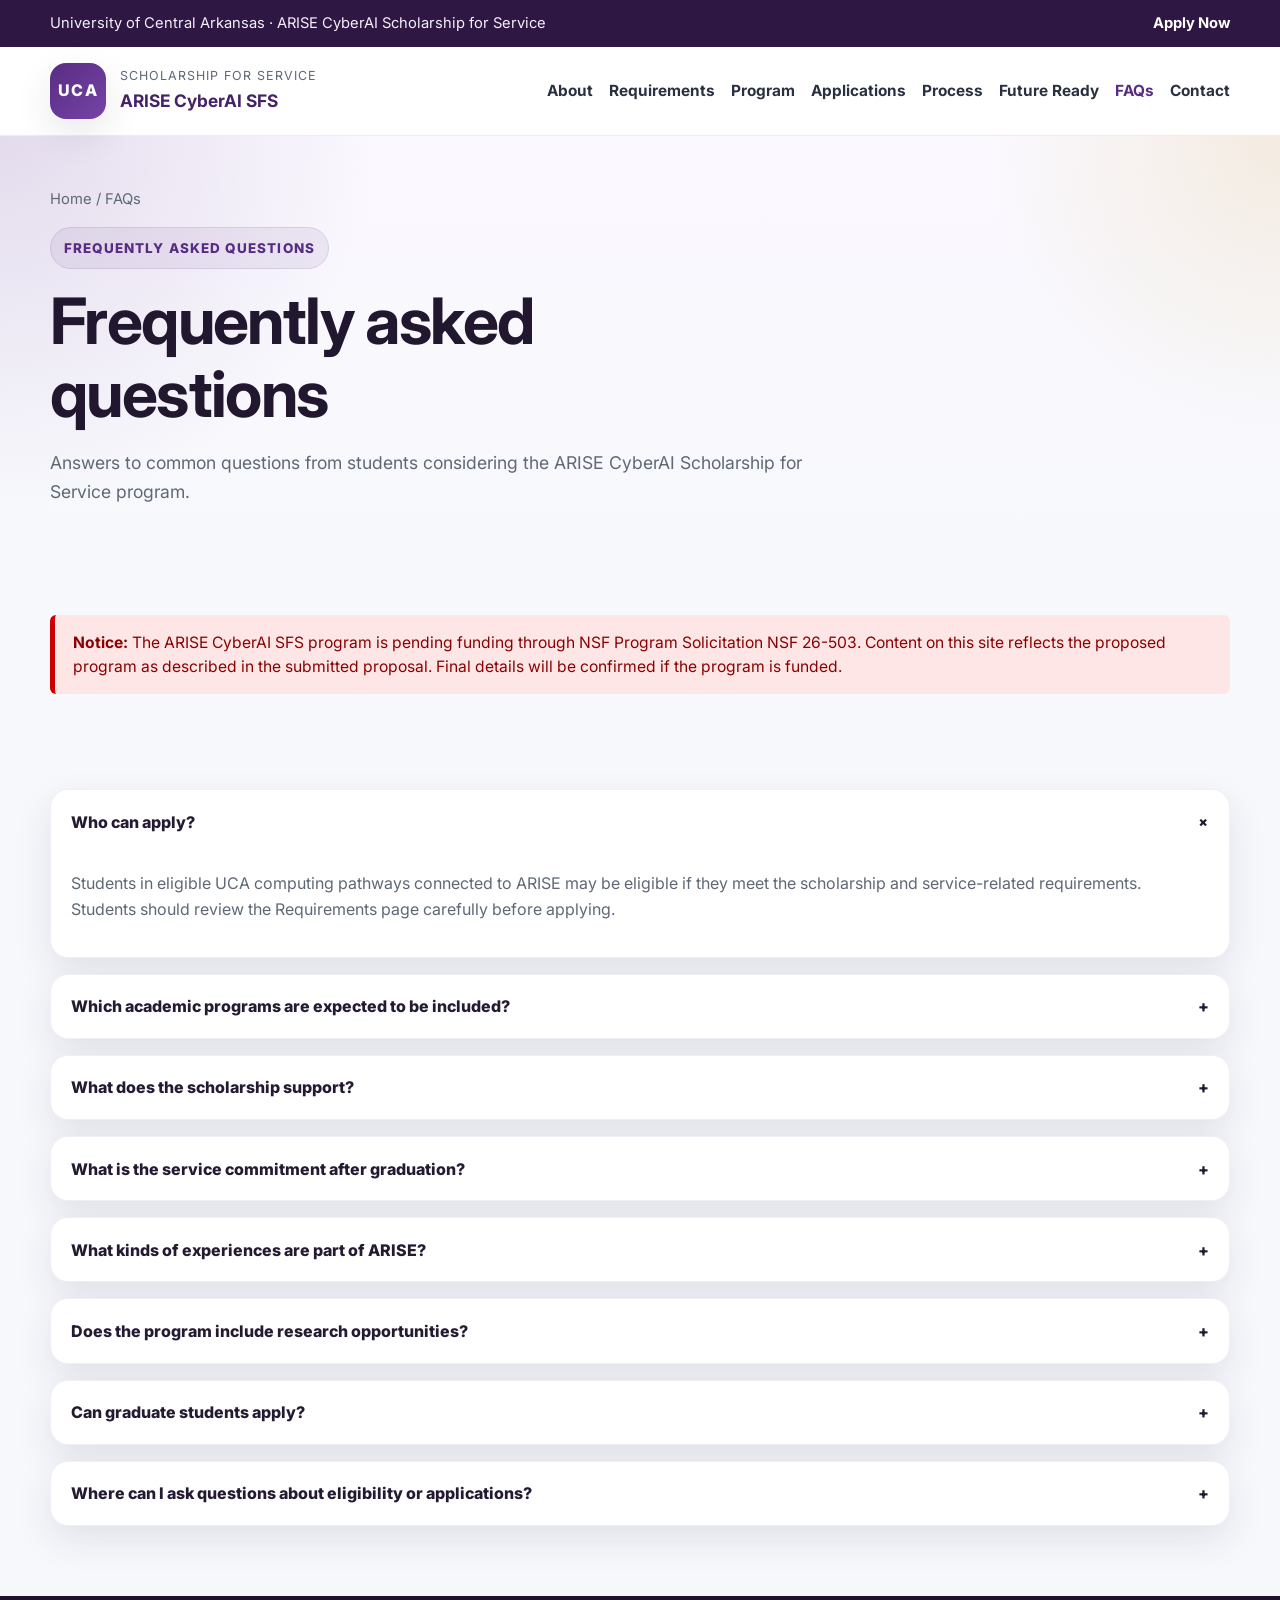
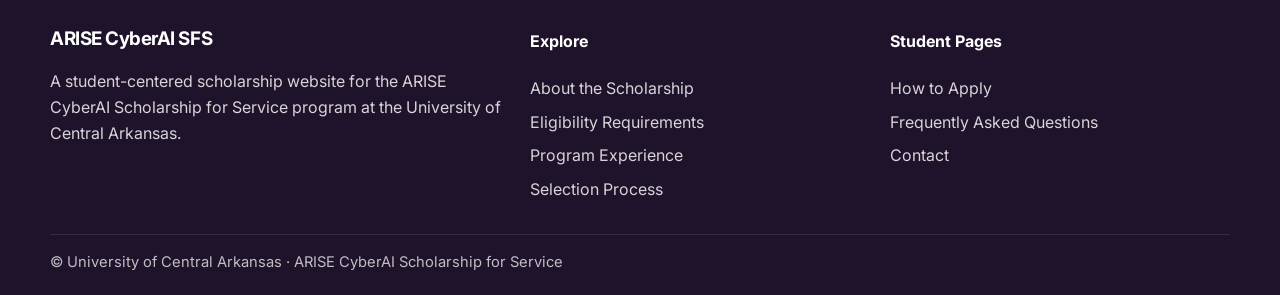
<file: faqs.html>
<!DOCTYPE html>
<html lang="en">
<head>
  <meta charset="UTF-8" />
  <meta name="viewport" content="width=device-width, initial-scale=1.0" />
  <meta name="description" content="Frequently asked questions about the ARISE CyberAI Scholarship for Service at the University of Central Arkansas." />
  <title>FAQs | ARISE CyberAI SFS</title>
  <link rel="preconnect" href="https://fonts.googleapis.com">
  <link rel="preconnect" href="https://fonts.gstatic.com" crossorigin>
  <link href="https://fonts.googleapis.com/css2?family=Inter:wght@400;500;600;700;800&display=swap" rel="stylesheet">
  <link rel="stylesheet" href="styles.css" />
</head>
<body>
  <div class="topbar">
    <div class="container">
      <div>University of Central Arkansas · ARISE CyberAI Scholarship for Service</div>
      <div><a href="applications.html">Apply Now</a></div>
    </div>
  </div>

  <header class="site-header">
    <div class="container header-inner">
      <a class="brand" href="index.html" aria-label="ARISE CyberAI SFS home">
        <div class="brand-mark">UCA</div>
        <div>
          <small>Scholarship for Service</small>
          <strong>ARISE CyberAI SFS</strong>
        </div>
      </a>
      <button class="nav-toggle" aria-expanded="false" aria-label="Open navigation">Menu</button>
      <nav>
        <ul>
          <li><a href="about.html">About</a></li>
          <li><a href="requirements.html">Requirements</a></li>
          <li><a href="program.html">Program</a></li>
          <li><a href="applications.html">Applications</a></li>
          <li><a href="process.html">Process</a></li>
          <li><a href="future-ready.html">Future Ready</a></li>
          <li><a href="faqs.html" class="active">FAQs</a></li>
          <li><a href="contact.html">Contact</a></li>
        </ul>
      </nav>
    </div>
  </header>

  <section class="hero hero-simple">
    <div class="container">
      <div class="breadcrumbs"><a href="index.html">Home</a> / FAQs</div>
      <div class="eyebrow">Frequently Asked Questions</div>
      <h1>Frequently asked questions</h1>
      <p class="lead">
        Answers to common questions from students considering the ARISE CyberAI Scholarship for Service program.
      </p>
    </div>
  </section>

  <section>
    <div class="container">
      <div class="alert-warning">
        <strong>Notice:</strong> The ARISE CyberAI SFS program is pending funding through NSF Program Solicitation NSF 26-503. Content on this site reflects the proposed program as described in the submitted proposal. Final details will be confirmed if the program is funded.
      </div>
    </div>
  </section>

  <main>
    <section>
      <div class="container">
        <div class="faq-list">

          <div class="faq-item open">
            <button class="faq-question">
              <span>Who can apply?</span>
              <span>+</span>
            </button>
            <div class="faq-answer">
              <p>
                Students in eligible UCA computing pathways connected to ARISE may be eligible if they meet the scholarship and service-related requirements. Students should review the Requirements page carefully before applying.
              </p>
            </div>
          </div>

          <div class="faq-item">
            <button class="faq-question">
              <span>Which academic programs are expected to be included?</span>
              <span>+</span>
            </button>
            <div class="faq-answer">
              <p>
                The ARISE pathways include the BS in Computer Science, BS in Cybersecurity, BS in Data Science, BS in Software Engineering, and the MS in Computer Science.
              </p>
            </div>
          </div>

          <div class="faq-item">
            <button class="faq-question">
              <span>What does the scholarship support?</span>
              <span>+</span>
            </button>
            <div class="faq-answer">
              <p>
                The support model includes tuition and fees, stipend support, books and supplies, professional travel, and certification-related preparation. Final support details will be confirmed if the program is funded.
              </p>
            </div>
          </div>

          <div class="faq-item">
            <button class="faq-question">
              <span>What is the service commitment after graduation?</span>
              <span>+</span>
            </button>
            <div class="faq-answer">
              <p>
                Scholarship recipients are generally expected to complete qualifying government service after graduation, consistent with Scholarship for Service program expectations. Final details will be shared if the program is funded.
              </p>
            </div>
          </div>

          <div class="faq-item">
            <button class="faq-question">
              <span>What kinds of experiences are part of ARISE?</span>
              <span>+</span>
            </button>
            <div class="faq-answer">
              <p>
                Students may participate in CyberAI-focused coursework, labs, faculty-mentored research, technical projects, seminars, professional development, internship preparation, and applied cybersecurity learning experiences.
              </p>
            </div>
          </div>

          <div class="faq-item">
            <button class="faq-question">
              <span>Does the program include research opportunities?</span>
              <span>+</span>
            </button>
            <div class="faq-answer">
              <p>
                Yes. A major part of ARISE is faculty-mentored research and applied learning in areas such as cybersecurity, artificial intelligence, CyberAI, and emerging topics including Quantum Machine Learning.
              </p>
            </div>
          </div>

          <div class="faq-item">
            <button class="faq-question">
              <span>Can graduate students apply?</span>
              <span>+</span>
            </button>
            <div class="faq-answer">
              <p>
                Yes. The program includes graduate study through the MS in Computer Science, along with undergraduate computing pathways.
              </p>
            </div>
          </div>

          <div class="faq-item">
            <button class="faq-question">
              <span>Where can I ask questions about eligibility or applications?</span>
              <span>+</span>
            </button>
            <div class="faq-answer">
              <p>
                Students should contact the ARISE program through the Department of Computer Science and Engineering at the University of Central Arkansas. Please visit the Contact page for the most current contact information.
              </p>
            </div>
          </div>

        </div>
      </div>
    </section>
  </main>

  <footer>
    <div class="container footer-grid">
      <div>
        <h3>ARISE CyberAI SFS</h3>
        <p>A student-centered scholarship website for the ARISE CyberAI Scholarship for Service program at the University of Central Arkansas.</p>
      </div>
      <div>
        <h4>Explore</h4>
        <ul>
          <li><a href="about.html">About the Scholarship</a></li>
          <li><a href="requirements.html">Eligibility Requirements</a></li>
          <li><a href="program.html">Program Experience</a></li>
          <li><a href="process.html">Selection Process</a></li>
        </ul>
      </div>
      <div>
        <h4>Student Pages</h4>
        <ul>
          <li><a href="applications.html">How to Apply</a></li>
          <li><a href="faqs.html">Frequently Asked Questions</a></li>
          <li><a href="contact.html">Contact</a></li>
        </ul>
      </div>
    </div>
    <div class="container footer-bottom">© University of Central Arkansas · ARISE CyberAI Scholarship for Service</div>
  </footer>

  <script src="script.js"></script>
</body>
</html>
</file>
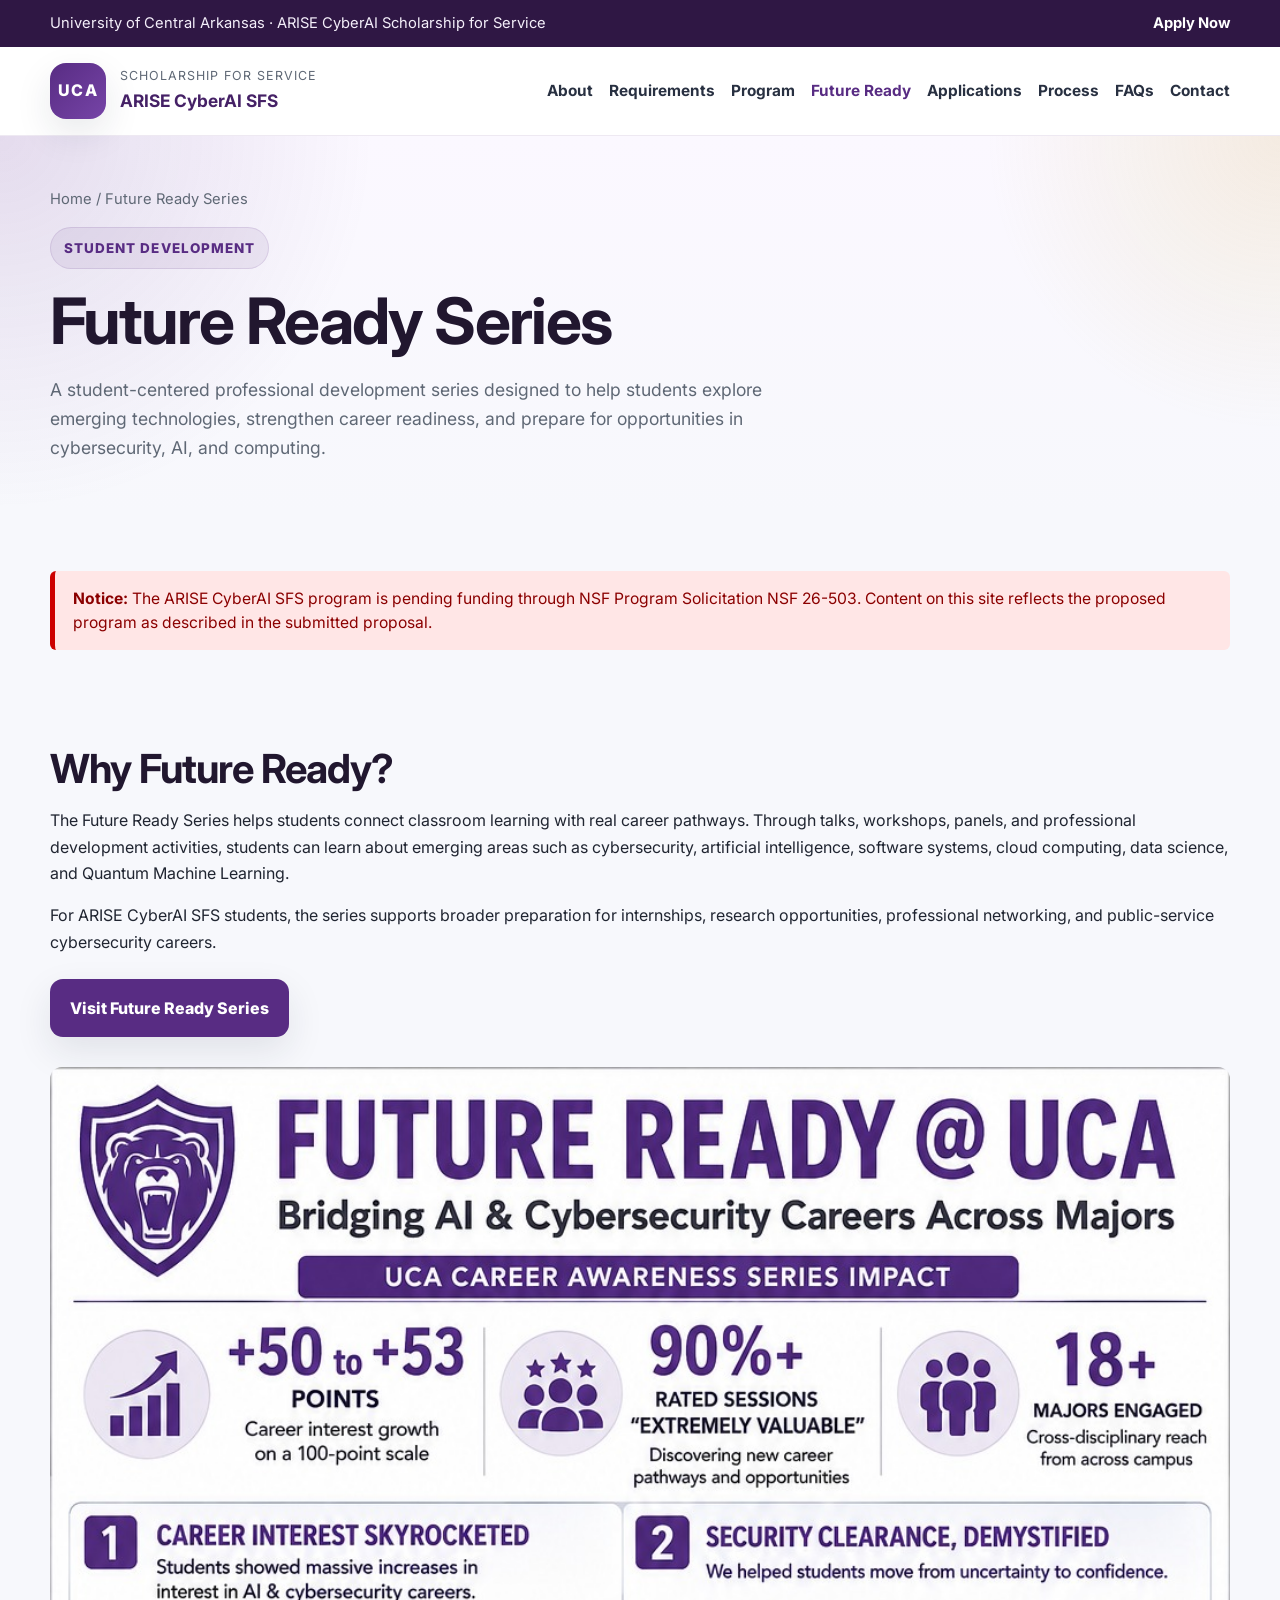
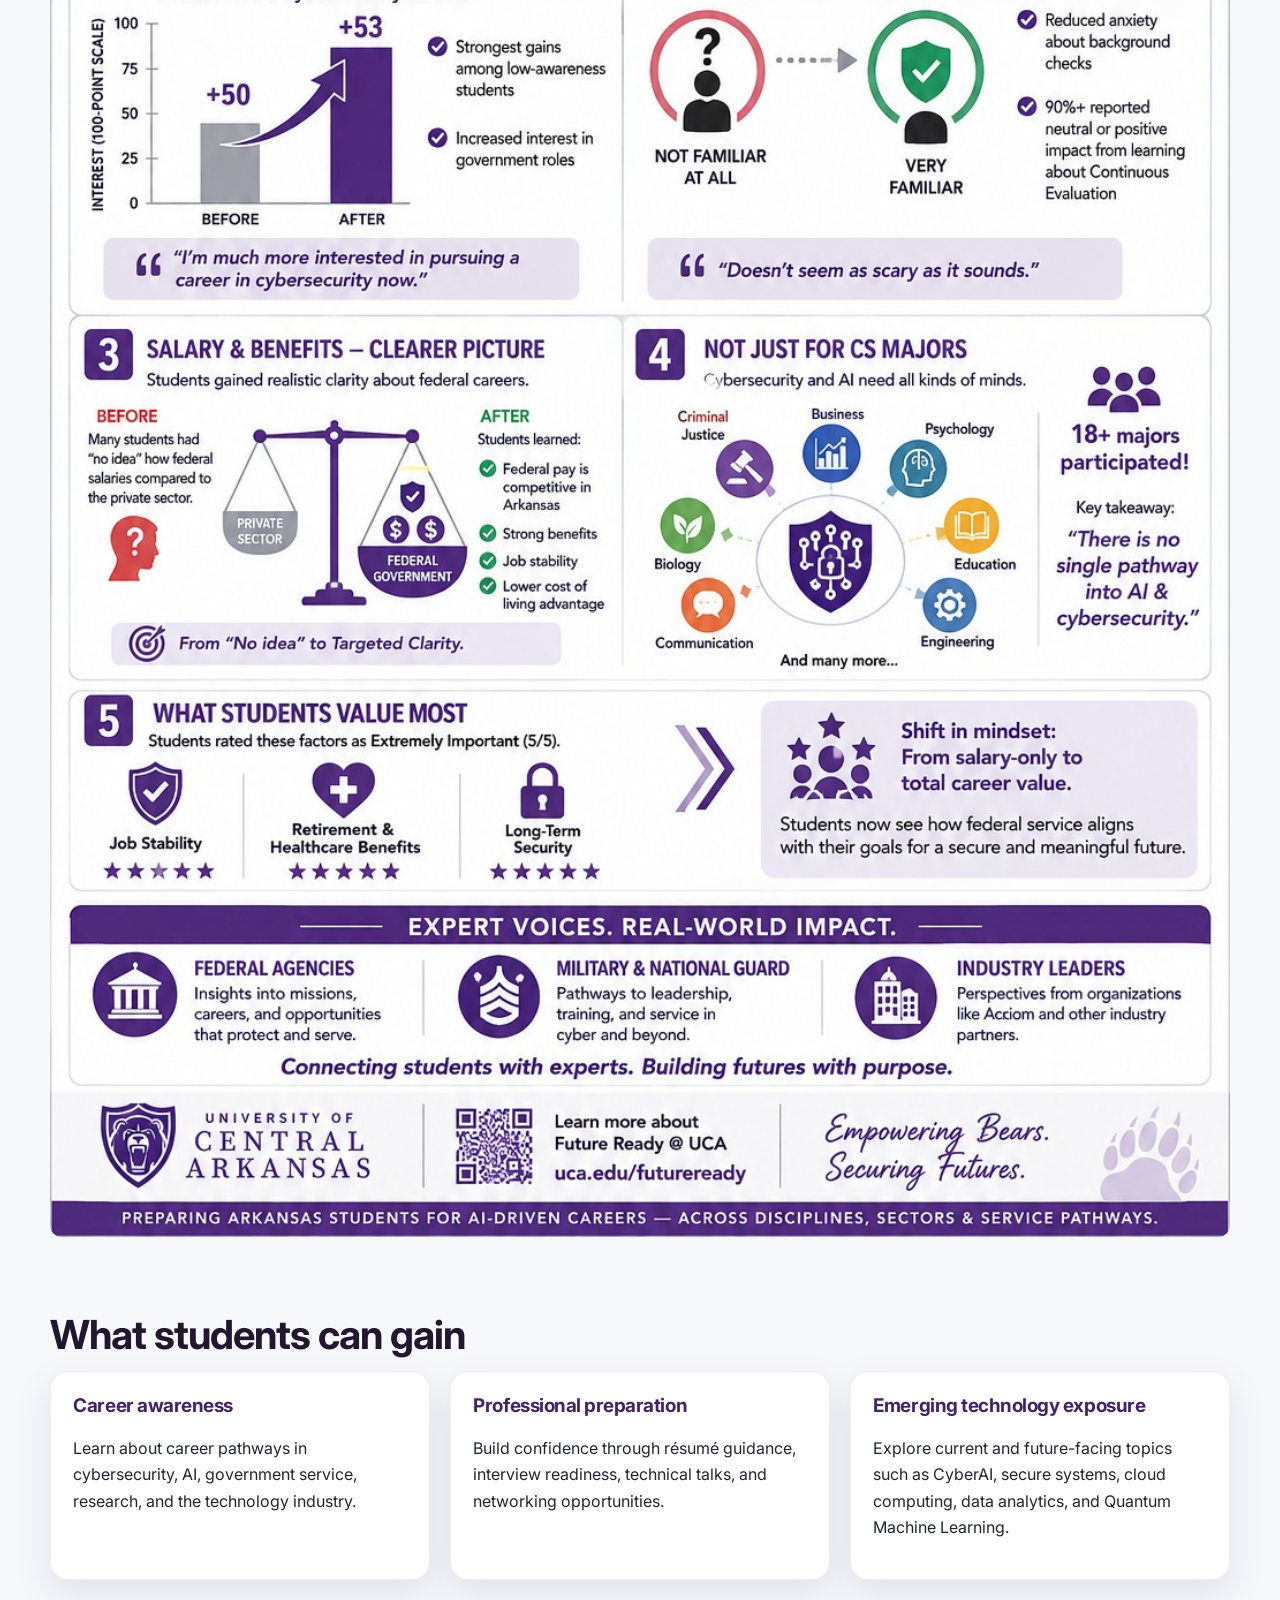
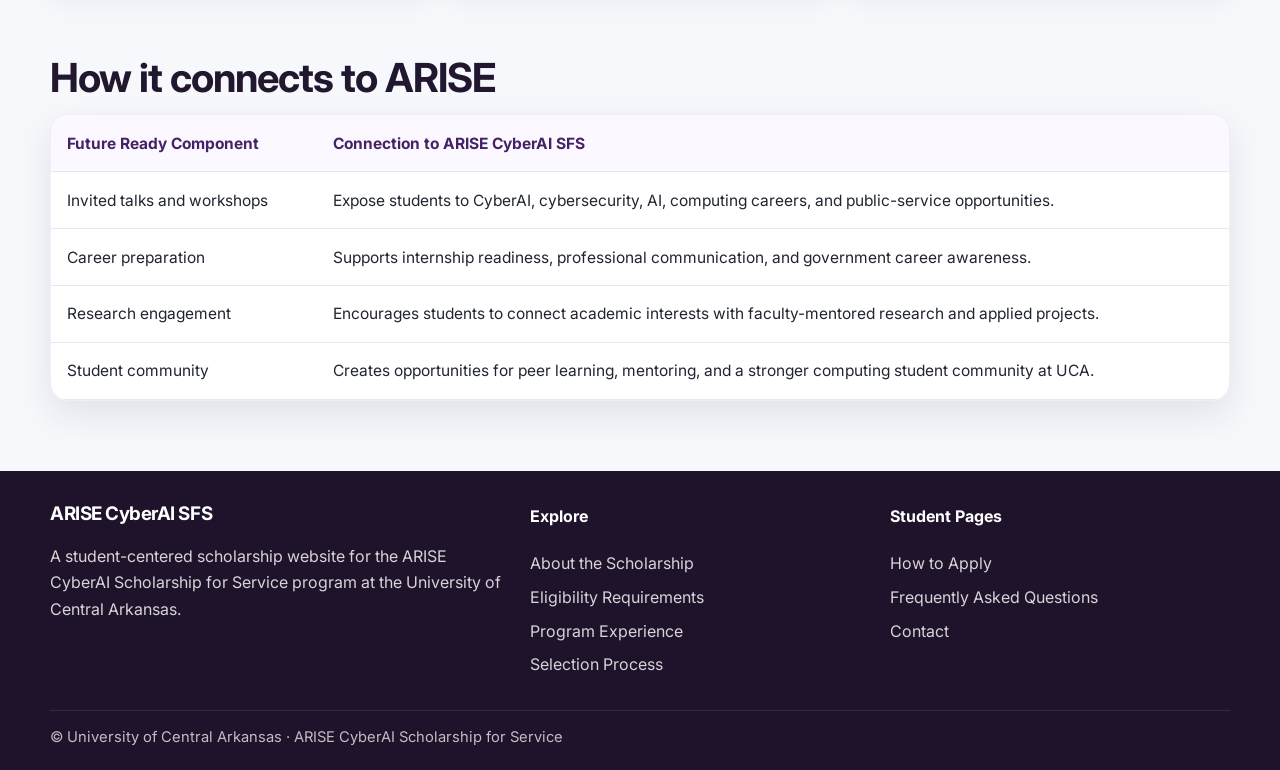
<file: future-ready.html>
<!DOCTYPE html>
<html lang="en">
<head>
  <meta charset="UTF-8" />
  <meta name="viewport" content="width=device-width, initial-scale=1.0" />
  <meta
    name="description"
    content="Future Ready Series for ARISE CyberAI Scholarship for Service at the University of Central Arkansas."
  />
  <title>Future Ready Series | ARISE CyberAI SFS</title>

  <link rel="preconnect" href="https://fonts.googleapis.com">
  <link rel="preconnect" href="https://fonts.gstatic.com" crossorigin>
  <link
    href="https://fonts.googleapis.com/css2?family=Inter:wght@400;500;600;700;800&display=swap"
    rel="stylesheet"
  />

  <link rel="stylesheet" href="styles.css" />

  <style>
    .future-ready-page .future-ready-actions {
      margin-top: 24px;
      margin-bottom: 30px;
    }

    .future-ready-page .photo-card {
      margin-top: 14px;
    }

    .future-ready-page .photo-card img {
      width: 100%;
      display: block;
      border-radius: 12px;
    }
  </style>
</head>

<body class="future-ready-page">

  <div class="topbar">
    <div class="container">
      <div>University of Central Arkansas · ARISE CyberAI Scholarship for Service</div>
      <div><a href="applications.html">Apply Now</a></div>
    </div>
  </div>

  <header class="site-header">
    <div class="container header-inner">
      <a class="brand" href="index.html" aria-label="ARISE CyberAI SFS home">
        <div class="brand-mark">UCA</div>
        <div>
          <small>Scholarship for Service</small>
          <strong>ARISE CyberAI SFS</strong>
        </div>
      </a>

      <button class="nav-toggle" aria-expanded="false" aria-label="Open navigation">
        Menu
      </button>

      <nav>
        <ul>
          <li><a href="about.html">About</a></li>
          <li><a href="requirements.html">Requirements</a></li>
          <li><a href="program.html">Program</a></li>
          <li><a href="future-ready.html" class="active">Future Ready</a></li>
          <li><a href="applications.html">Applications</a></li>
          <li><a href="process.html">Process</a></li>
          <li><a href="faqs.html">FAQs</a></li>
          <li><a href="contact.html">Contact</a></li>
        </ul>
      </nav>
    </div>
  </header>

  <section class="hero hero-simple">
    <div class="container">
      <div class="breadcrumbs">
        <a href="index.html">Home</a> / Future Ready Series
      </div>

      <div class="eyebrow">Student Development</div>

      <h1>Future Ready Series</h1>

      <p class="lead">
        A student-centered professional development series designed to help students explore emerging technologies,
        strengthen career readiness, and prepare for opportunities in cybersecurity, AI, and computing.
      </p>
    </div>
  </section>

  <section>
    <div class="container">
      <div class="alert-warning">
        <strong>Notice:</strong>
        The ARISE CyberAI SFS program is pending funding through NSF Program Solicitation NSF 26-503.
        Content on this site reflects the proposed program as described in the submitted proposal.
      </div>
    </div>
  </section>

  <main>

    <section>
      <div class="container split-feature">

        <article class="info-panel">
          <h2 class="section-title">Why Future Ready?</h2>

          <p>
            The Future Ready Series helps students connect classroom learning with real career pathways.
            Through talks, workshops, panels, and professional development activities, students can learn
            about emerging areas such as cybersecurity, artificial intelligence, software systems,
            cloud computing, data science, and Quantum Machine Learning.
          </p>

          <p>
            For ARISE CyberAI SFS students, the series supports broader preparation for internships,
            research opportunities, professional networking, and public-service cybersecurity careers.
          </p>

          <div class="page-actions future-ready-actions">
            <a
              class="btn btn-primary"
              href="https://faculty.uca.edu/vparuchuri/FutureReady.html"
              target="_blank"
            >
              Visit Future Ready Series
            </a>
          </div>
        </article>

        <div class="photo-card">
          <img
            src="assets/images/future-ready-series.jpg"
            alt="Future Ready Series event flyer"
          />
        </div>

      </div>
    </section>

    <section>
      <div class="container">

        <h2 class="section-title">What students can gain</h2>

        <div class="grid-3">

          <article class="card">
            <h3>Career awareness</h3>
            <p>
              Learn about career pathways in cybersecurity, AI, government service,
              research, and the technology industry.
            </p>
          </article>

          <article class="card">
            <h3>Professional preparation</h3>
            <p>
              Build confidence through résumé guidance, interview readiness,
              technical talks, and networking opportunities.
            </p>
          </article>

          <article class="card">
            <h3>Emerging technology exposure</h3>
            <p>
              Explore current and future-facing topics such as CyberAI,
              secure systems, cloud computing, data analytics,
              and Quantum Machine Learning.
            </p>
          </article>

        </div>

      </div>
    </section>

    <section>
      <div class="container">

        <h2 class="section-title">How it connects to ARISE</h2>

        <div class="table-wrap">
          <table>
            <thead>
              <tr>
                <th>Future Ready Component</th>
                <th>Connection to ARISE CyberAI SFS</th>
              </tr>
            </thead>

            <tbody>
              <tr>
                <td>Invited talks and workshops</td>
                <td>
                  Expose students to CyberAI, cybersecurity, AI,
                  computing careers, and public-service opportunities.
                </td>
              </tr>

              <tr>
                <td>Career preparation</td>
                <td>
                  Supports internship readiness, professional communication,
                  and government career awareness.
                </td>
              </tr>

              <tr>
                <td>Research engagement</td>
                <td>
                  Encourages students to connect academic interests with
                  faculty-mentored research and applied projects.
                </td>
              </tr>

              <tr>
                <td>Student community</td>
                <td>
                  Creates opportunities for peer learning, mentoring,
                  and a stronger computing student community at UCA.
                </td>
              </tr>
            </tbody>
          </table>
        </div>

      </div>
    </section>

  </main>

  <footer>
    <div class="container footer-grid">

      <div>
        <h3>ARISE CyberAI SFS</h3>
        <p>
          A student-centered scholarship website for the
          ARISE CyberAI Scholarship for Service program
          at the University of Central Arkansas.
        </p>
      </div>

      <div>
        <h4>Explore</h4>
        <ul>
          <li><a href="about.html">About the Scholarship</a></li>
          <li><a href="requirements.html">Eligibility Requirements</a></li>
          <li><a href="program.html">Program Experience</a></li>
          <li><a href="process.html">Selection Process</a></li>
        </ul>
      </div>

      <div>
        <h4>Student Pages</h4>
        <ul>
          <li><a href="applications.html">How to Apply</a></li>
          <li><a href="faqs.html">Frequently Asked Questions</a></li>
          <li><a href="contact.html">Contact</a></li>
        </ul>
      </div>

    </div>

    <div class="container footer-bottom">
      © University of Central Arkansas · ARISE CyberAI Scholarship for Service
    </div>
  </footer>

  <script src="script.js"></script>

</body>
</html>
</file>
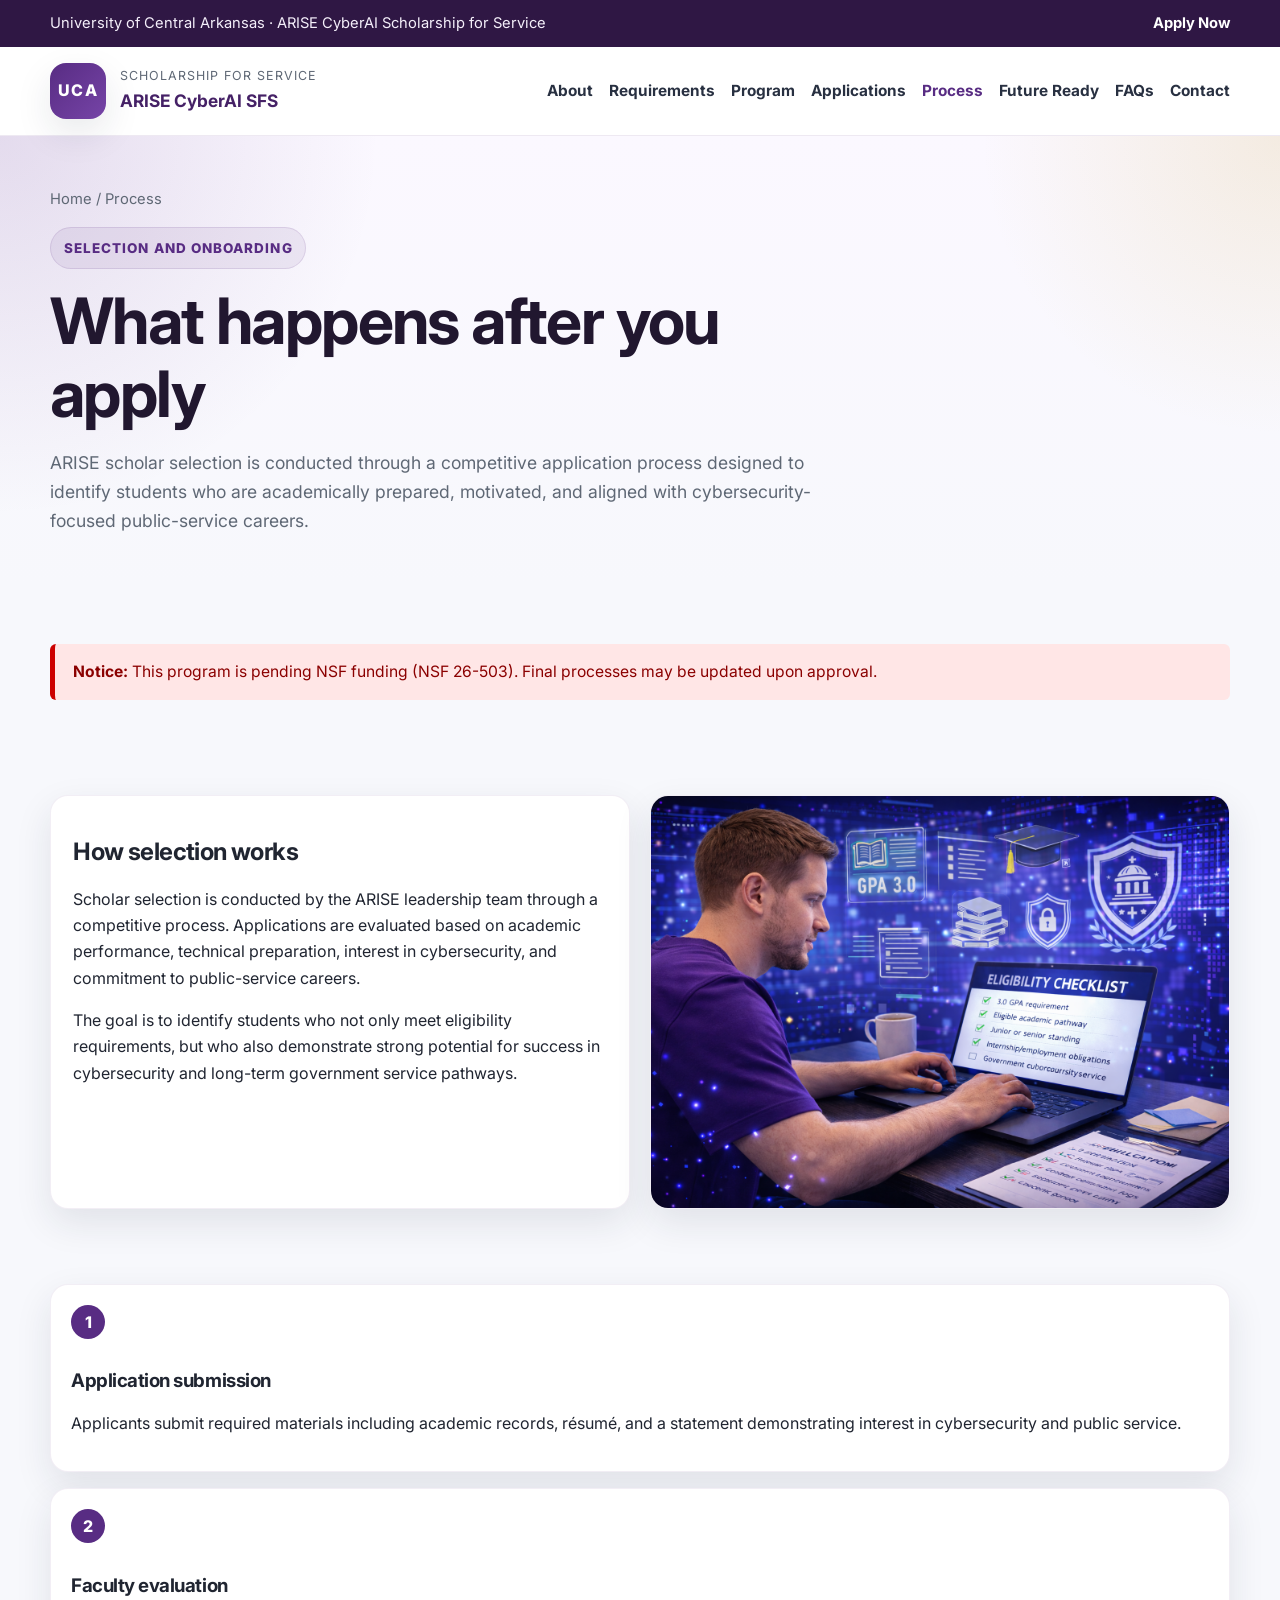
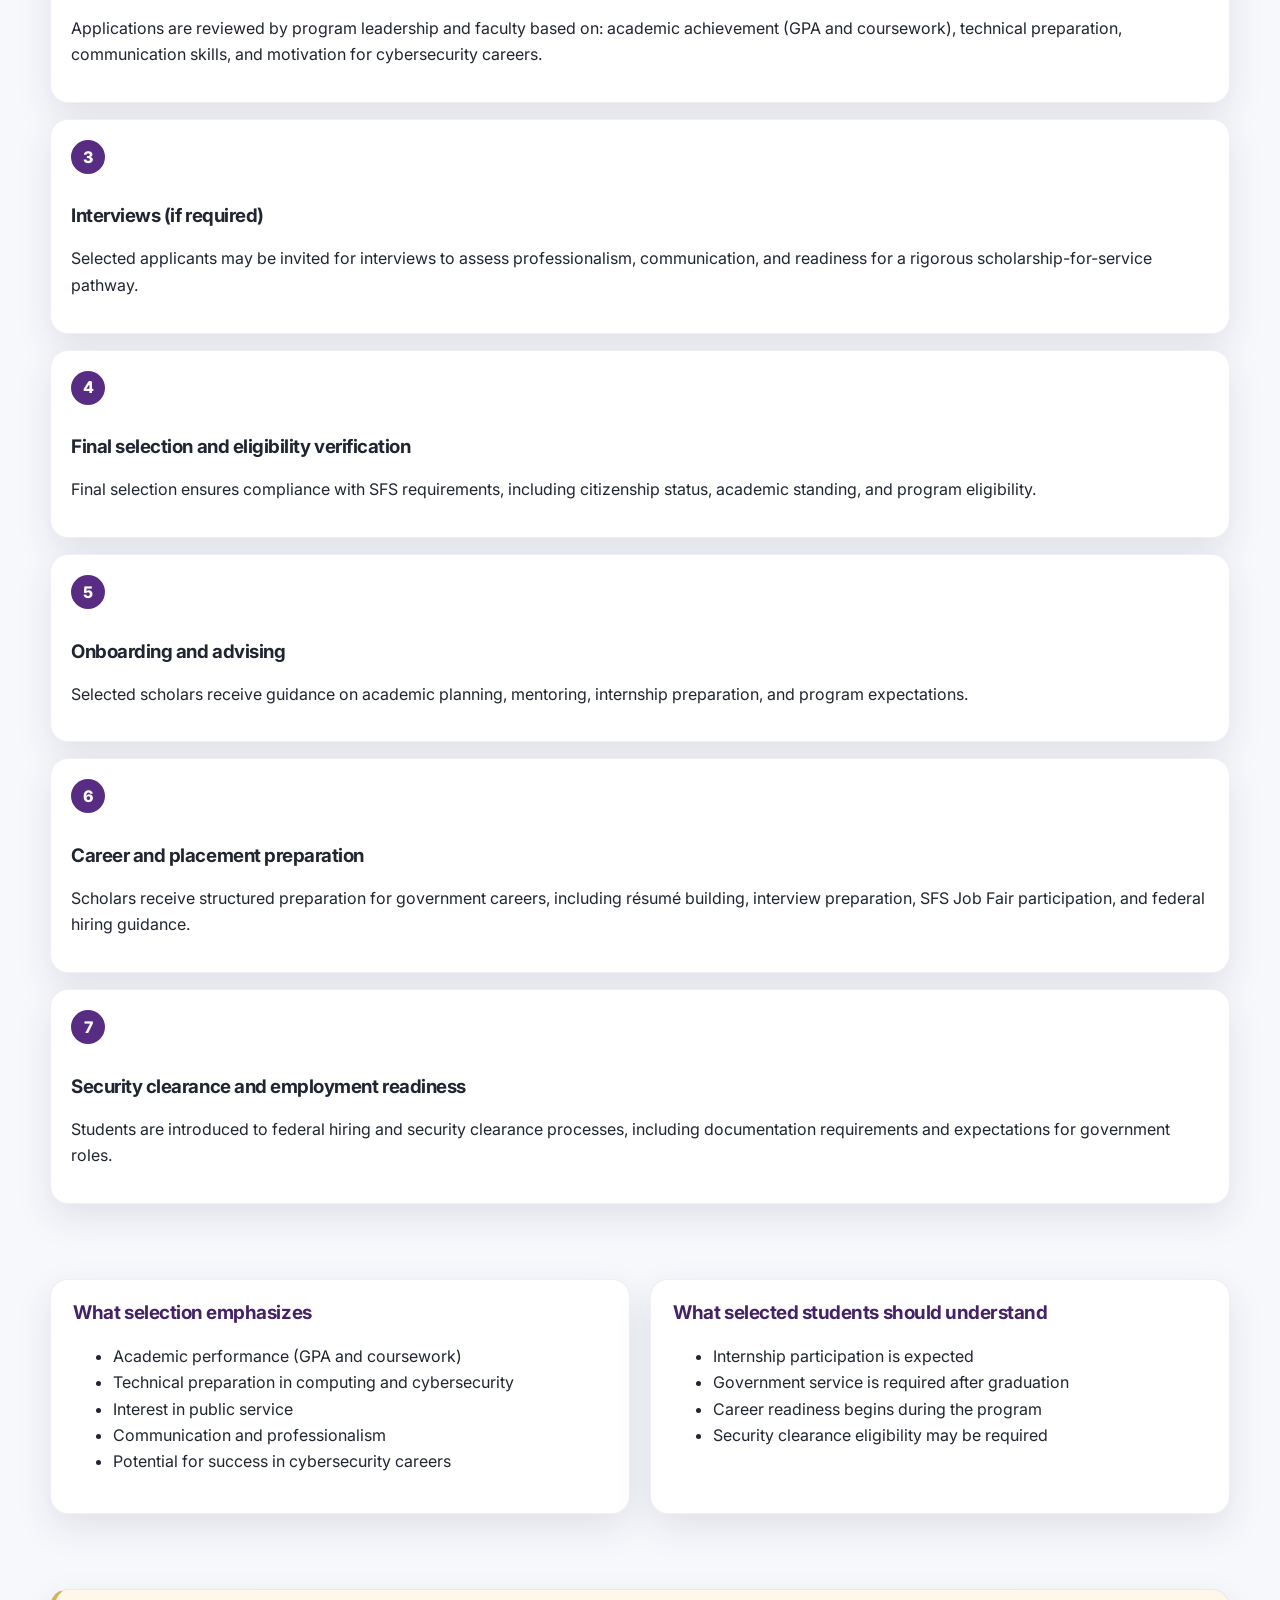
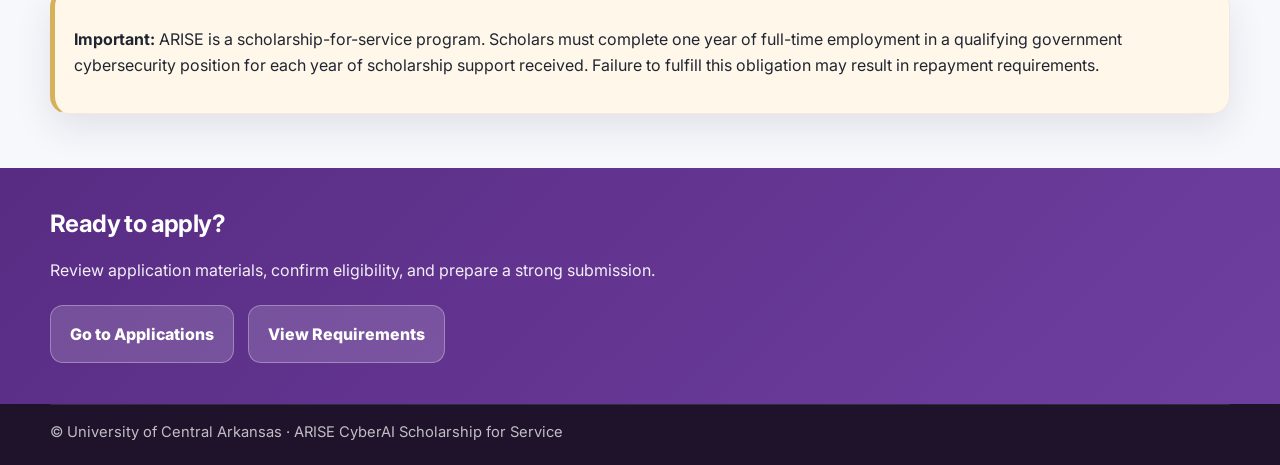
<file: process.html>
<!DOCTYPE html>
<html lang="en">
<head>
  <meta charset="UTF-8" />
  <meta name="viewport" content="width=device-width, initial-scale=1.0" />
  <meta
    name="description"
    content="Selection and onboarding process for the ARISE CyberAI Scholarship for Service at the University of Central Arkansas."
  />
  <title>Process | ARISE CyberAI SFS</title>
  <link rel="preconnect" href="https://fonts.googleapis.com">
  <link rel="preconnect" href="https://fonts.gstatic.com" crossorigin>
  <link href="https://fonts.googleapis.com/css2?family=Inter:wght@400;500;600;700;800&display=swap" rel="stylesheet">
  <link rel="stylesheet" href="styles.css" />
  <style>
    .photo-card, .info-panel, .important-box {
      background: var(--white);
      border: 1px solid rgba(88,44,131,0.08);
      border-radius: var(--radius);
      box-shadow: var(--shadow);
    }

    .photo-card {
      overflow: hidden;
    }

    .photo-card img {
      width: 100%;
      height: 100%;
      min-height: 320px;
      object-fit: cover;
    }

    .split-feature {
      display: grid;
      grid-template-columns: 1fr 1fr;
      gap: 1.25rem;
    }

    .info-panel {
      padding: 1.4rem;
    }

    .important-box {
      padding: 1.2rem;
      background: #fff8ea;
      border-left: 5px solid var(--gold);
    }

    @media (max-width: 980px) {
      .split-feature {
        grid-template-columns: 1fr;
      }
    }
  </style>
</head>

<body class="program-page">

  <div class="topbar">
    <div class="container">
      <div>University of Central Arkansas · ARISE CyberAI Scholarship for Service</div>
      <div><a href="applications.html">Apply Now</a></div>
    </div>
  </div>

  <header class="site-header">
    <div class="container header-inner">
      <a class="brand" href="index.html">
        <div class="brand-mark">UCA</div>
        <div>
          <small>Scholarship for Service</small>
          <strong>ARISE CyberAI SFS</strong>
        </div>
      </a>

      <nav>
        <ul>
          <li><a href="about.html">About</a></li>
          <li><a href="requirements.html">Requirements</a></li>
          <li><a href="program.html">Program</a></li>
          <li><a href="applications.html">Applications</a></li>
          <li><a href="process.html" class="active">Process</a></li>
          <li><a href="future-ready.html">Future Ready</a></li>
          <li><a href="faqs.html">FAQs</a></li>
          <li><a href="contact.html">Contact</a></li>
        </ul>
      </nav>
    </div>
  </header>

  <section class="hero hero-simple">
    <div class="container">
      <div class="breadcrumbs"><a href="index.html">Home</a> / Process</div>
      <div class="eyebrow">Selection and Onboarding</div>
      <h1>What happens after you apply</h1>
      <p class="lead">
        ARISE scholar selection is conducted through a competitive application process
        designed to identify students who are academically prepared, motivated,
        and aligned with cybersecurity-focused public-service careers.
      </p>
    </div>
  </section>

  <section>
    <div class="container">
      <div class="alert-warning">
        <strong>Notice:</strong> This program is pending NSF funding (NSF 26-503). Final processes may be updated upon approval.
      </div>
    </div>
  </section>

  <main>

    <!-- Overview -->
    <section>
      <div class="container split-feature">
        <article class="info-panel">
          <h2>How selection works</h2>
          <p>
            Scholar selection is conducted by the ARISE leadership team through a competitive process.
            Applications are evaluated based on academic performance, technical preparation,
            interest in cybersecurity, and commitment to public-service careers.
          </p>
          <p>
            The goal is to identify students who not only meet eligibility requirements,
            but who also demonstrate strong potential for success in cybersecurity
            and long-term government service pathways.
          </p>
        </article>

        <div class="photo-card">
          <img
            src="assets/images/students-collaboration 3.jpg" alt="ARISE CyberAI students and learning environment">
            alt="Students in academic discussion">
        </div>
      </div>
    </section>

    <!-- Timeline -->
    <section>
      <div class="container">
        <div class="timeline">

          <div class="timeline-item">
            <div class="step">1</div>
            <h3>Application submission</h3>
            <p>
              Applicants submit required materials including academic records, résumé,
              and a statement demonstrating interest in cybersecurity and public service.
            </p>
          </div>

          <div class="timeline-item">
            <div class="step">2</div>
            <h3>Faculty evaluation</h3>
            <p>
              Applications are reviewed by program leadership and faculty based on:
              academic achievement (GPA and coursework), technical preparation,
              communication skills, and motivation for cybersecurity careers.
            </p>
          </div>

          <div class="timeline-item">
            <div class="step">3</div>
            <h3>Interviews (if required)</h3>
            <p>
              Selected applicants may be invited for interviews to assess professionalism,
              communication, and readiness for a rigorous scholarship-for-service pathway.
            </p>
          </div>

          <div class="timeline-item">
            <div class="step">4</div>
            <h3>Final selection and eligibility verification</h3>
            <p>
              Final selection ensures compliance with SFS requirements,
              including citizenship status, academic standing, and program eligibility.
            </p>
          </div>

          <div class="timeline-item">
            <div class="step">5</div>
            <h3>Onboarding and advising</h3>
            <p>
              Selected scholars receive guidance on academic planning,
              mentoring, internship preparation, and program expectations.
            </p>
          </div>

          <div class="timeline-item">
            <div class="step">6</div>
            <h3>Career and placement preparation</h3>
            <p>
              Scholars receive structured preparation for government careers,
              including résumé building, interview preparation, SFS Job Fair participation,
              and federal hiring guidance.
            </p>
          </div>

          <div class="timeline-item">
            <div class="step">7</div>
            <h3>Security clearance and employment readiness</h3>
            <p>
              Students are introduced to federal hiring and security clearance processes,
              including documentation requirements and expectations for government roles.
            </p>
          </div>

        </div>
      </div>
    </section>

    <!-- Expectations -->
    <section>
      <div class="container">
        <div class="grid-2">

          <article class="card">
            <h3>What selection emphasizes</h3>
            <ul>
              <li>Academic performance (GPA and coursework)</li>
              <li>Technical preparation in computing and cybersecurity</li>
              <li>Interest in public service</li>
              <li>Communication and professionalism</li>
              <li>Potential for success in cybersecurity careers</li>
            </ul>
          </article>

          <article class="card">
            <h3>What selected students should understand</h3>
            <ul>
              <li>Internship participation is expected</li>
              <li>Government service is required after graduation</li>
              <li>Career readiness begins during the program</li>
              <li>Security clearance eligibility may be required</li>
            </ul>
          </article>

        </div>
      </div>
    </section>

    <!-- Warning -->
    <section>
      <div class="container">
        <div class="important-box">
          <p>
            <strong>Important:</strong> ARISE is a scholarship-for-service program.
            Scholars must complete one year of full-time employment in a qualifying government cybersecurity position
            for each year of scholarship support received. Failure to fulfill this obligation may result in repayment requirements.
          </p>
        </div>
      </div>
    </section>

    <!-- CTA -->
    <section class="callout-band">
      <div class="container">
        <h2>Ready to apply?</h2>
        <p>
          Review application materials, confirm eligibility, and prepare a strong submission.
        </p>
        <div class="button-row">
          <a class="btn btn-light" href="applications.html">Go to Applications</a>
          <a class="btn btn-light" href="requirements.html">View Requirements</a>
        </div>
      </div>
    </section>

  </main>

  <footer>
    <div class="container footer-bottom">
      © University of Central Arkansas · ARISE CyberAI Scholarship for Service
    </div>
  </footer>

</body>
</html>
</file>
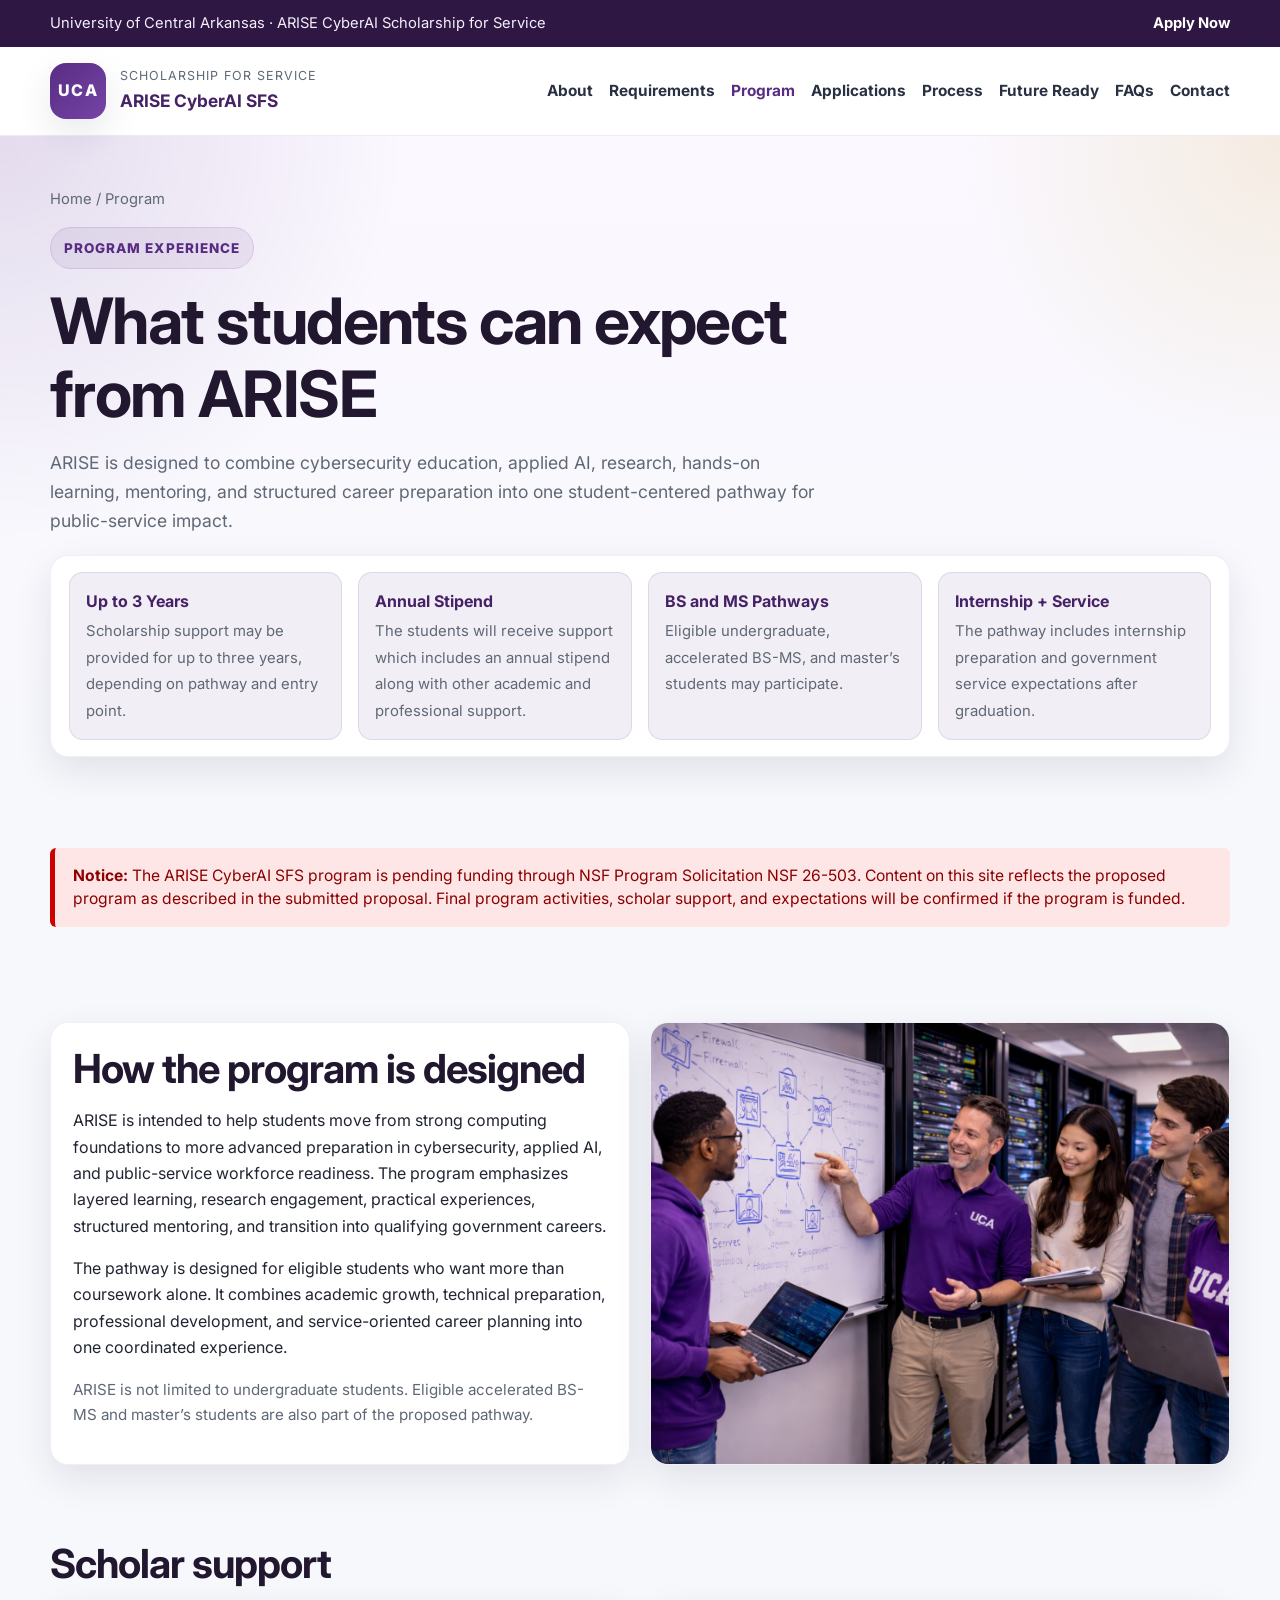
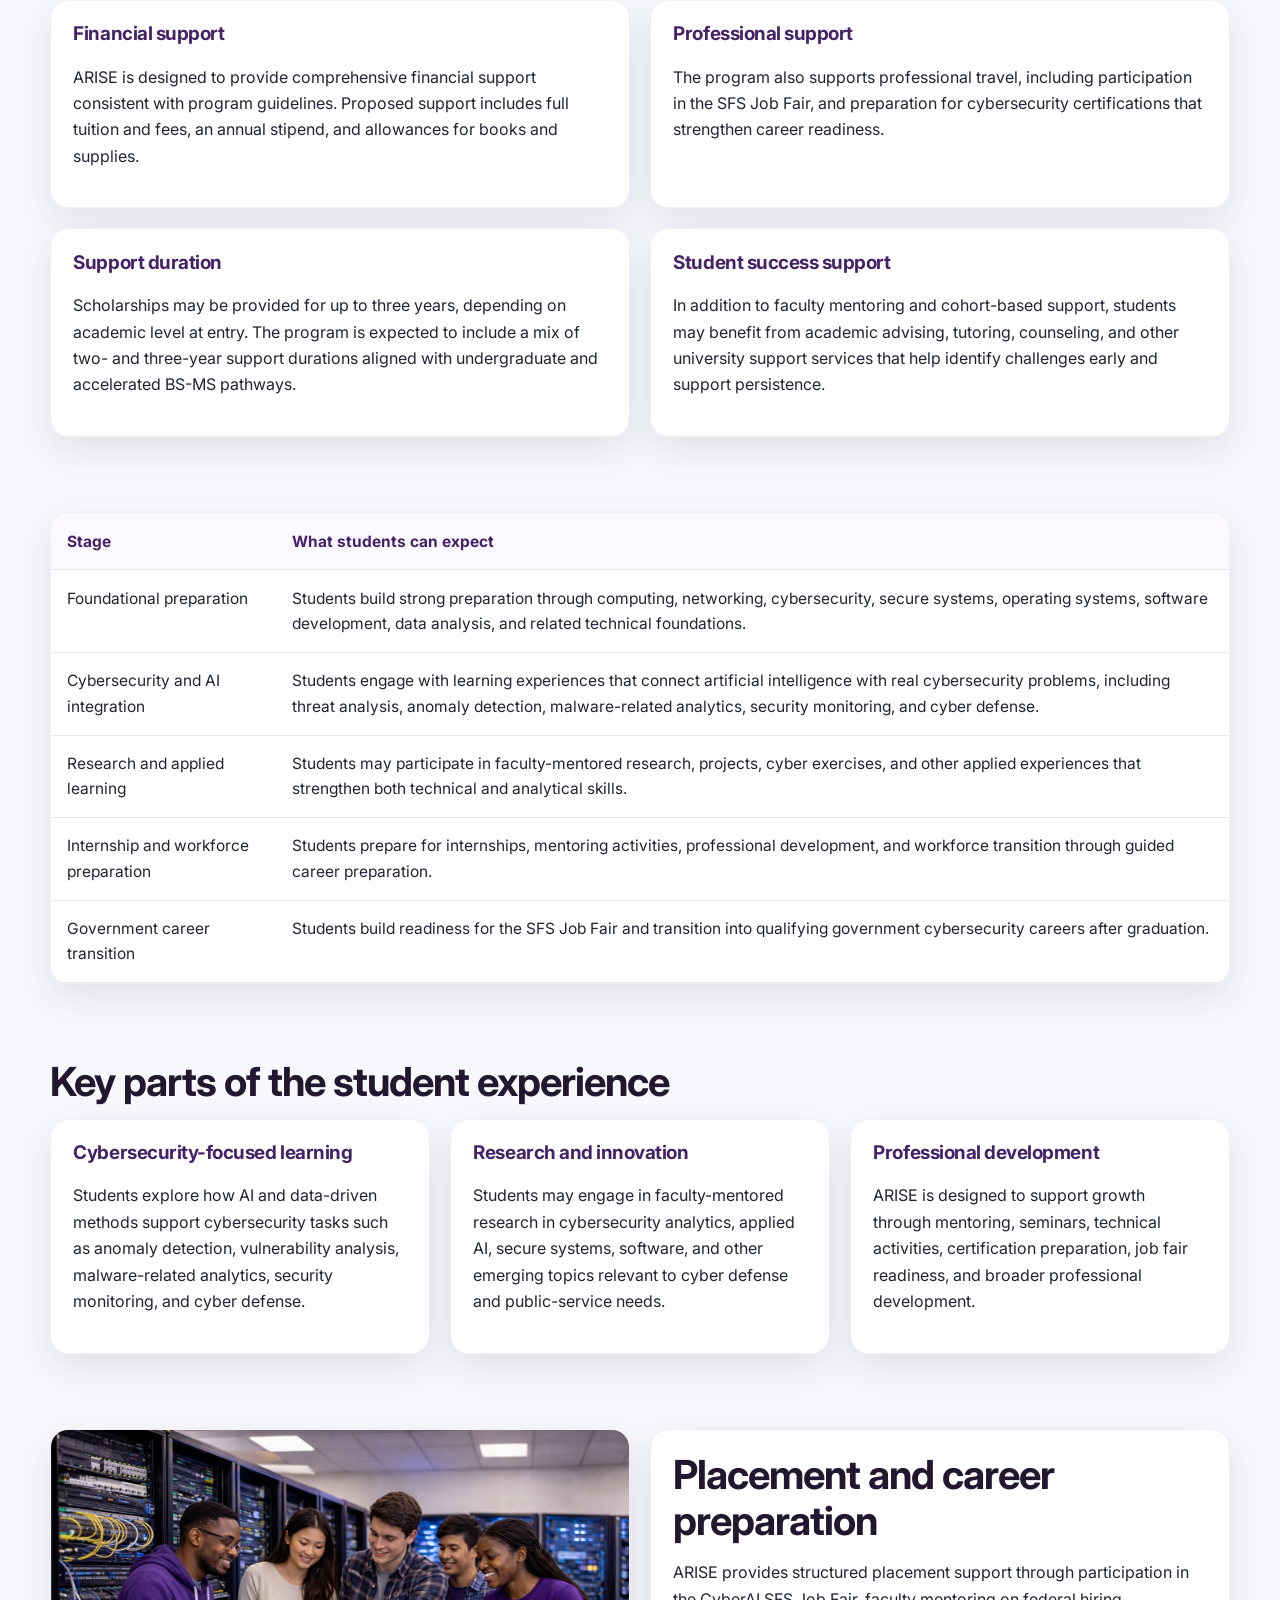
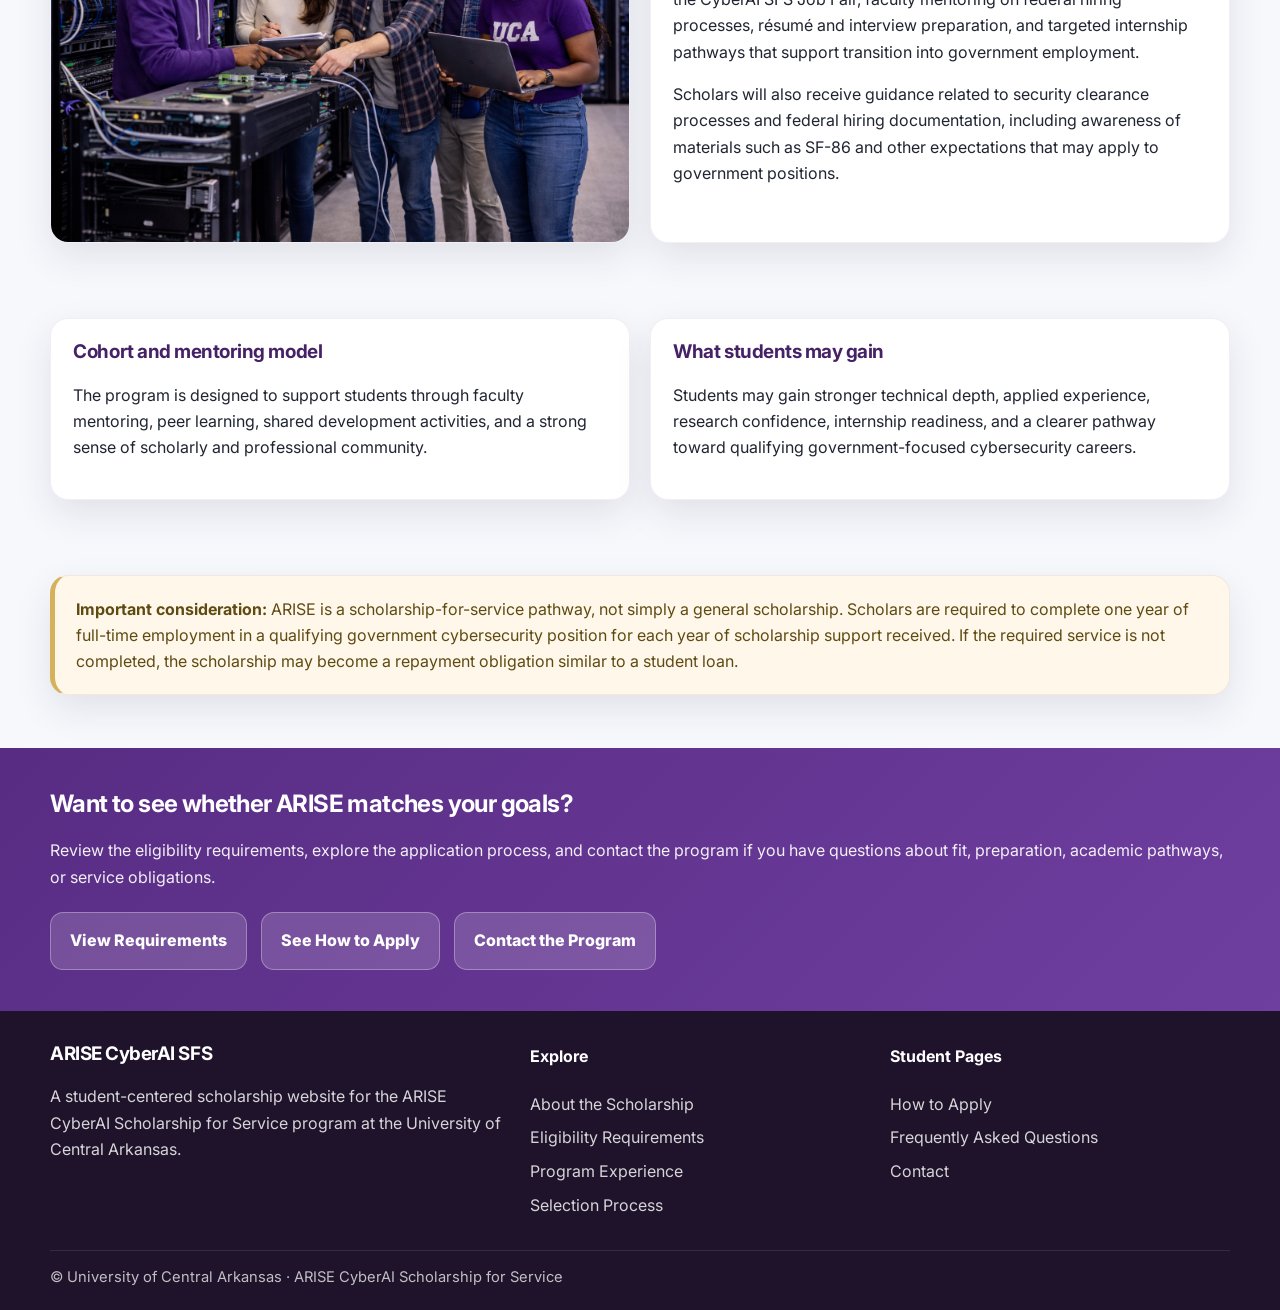
<file: program.html>
<!DOCTYPE html>
<html lang="en">
<head>
  <meta charset="UTF-8" />
  <meta name="viewport" content="width=device-width, initial-scale=1.0" />
  <meta
    name="description"
    content="Program experience for the ARISE CyberAI Scholarship for Service at the University of Central Arkansas."
  />
  <title>Program | ARISE CyberAI SFS</title>
  <link rel="preconnect" href="https://fonts.googleapis.com">
  <link rel="preconnect" href="https://fonts.gstatic.com" crossorigin>
  <link href="https://fonts.googleapis.com/css2?family=Inter:wght@400;500;600;700;800&display=swap" rel="stylesheet">
  <link rel="stylesheet" href="styles.css" />
  <style>
    .photo-card,
    .info-panel,
    .important-box,
    .summary-strip {
      background: var(--white);
      border: 1px solid rgba(88,44,131,0.08);
      border-radius: var(--radius);
      box-shadow: var(--shadow);
    }

    .photo-card {
      overflow: hidden;
      min-height: 100%;
    }

    .photo-card img {
      width: 100%;
      height: 100%;
      min-height: 320px;
      object-fit: cover;
      display: block;
    }

    .summary-strip {
      padding: 1rem 1.1rem;
      margin-top: 1.2rem;
    }

    .summary-grid {
      display: grid;
      grid-template-columns: repeat(4, minmax(0,1fr));
      gap: 1rem;
    }

    .summary-item {
      background: rgba(88,44,131,0.08);
      border: 1px solid rgba(88,44,131,0.12);
      border-radius: 14px;
      padding: 0.95rem 1rem;
    }

    .summary-item strong {
      display: block;
      color: var(--uca-purple-dark);
      font-size: 1rem;
      margin-bottom: 0.2rem;
    }

    .summary-item span {
      color: var(--muted);
      font-size: 0.93rem;
    }

    .split-feature {
      display: grid;
      grid-template-columns: 1fr 1fr;
      gap: 1.25rem;
      align-items: stretch;
    }

    .info-panel {
      padding: 1.4rem;
    }

    .important-box {
      padding: 1.2rem 1.3rem;
      background: #fff8ea;
      border-left: 5px solid var(--gold);
    }

    .important-box p {
      margin: 0;
      color: #5f4a12;
    }

    .clean-list {
      margin: 0.6rem 0 0;
      padding-left: 1.1rem;
    }

    .clean-list li {
      margin: 0.45rem 0;
    }

    .mini-note {
      color: var(--muted);
      font-size: 0.95rem;
      margin-top: 0.8rem;
    }

    @media (max-width: 980px) {
      .summary-grid,
      .split-feature {
        grid-template-columns: 1fr;
      }
    }
  </style>
</head>
<body class="program-page">
  <div class="topbar">
    <div class="container">
      <div>University of Central Arkansas · ARISE CyberAI Scholarship for Service</div>
      <div><a href="applications.html">Apply Now</a></div>
    </div>
  </div>

  <header class="site-header">
    <div class="container header-inner">
      <a class="brand" href="index.html" aria-label="ARISE CyberAI SFS home">
        <div class="brand-mark">UCA</div>
        <div>
          <small>Scholarship for Service</small>
          <strong>ARISE CyberAI SFS</strong>
        </div>
      </a>
      <button class="nav-toggle" aria-expanded="false" aria-label="Open navigation">Menu</button>
      <nav>
        <ul>
          <li><a href="about.html">About</a></li>
          <li><a href="requirements.html">Requirements</a></li>
          <li><a href="program.html" class="active">Program</a></li>
          <li><a href="applications.html">Applications</a></li>
          <li><a href="process.html">Process</a></li>
          <li><a href="future-ready.html">Future Ready</a></li>
          <li><a href="faqs.html">FAQs</a></li>
          <li><a href="contact.html">Contact</a></li>
        </ul>
      </nav>
    </div>
  </header>

  <section class="hero hero-simple">
    <div class="container">
      <div class="breadcrumbs"><a href="index.html">Home</a> / Program</div>
      <div class="eyebrow">Program Experience</div>
      <h1>What students can expect from ARISE</h1>
      <p class="lead">
        ARISE is designed to combine cybersecurity education, applied AI, research,
        hands-on learning, mentoring, and structured career preparation into one student-centered pathway for public-service impact.
      </p>

      <div class="summary-strip">
        <div class="summary-grid">
          <div class="summary-item">
            <strong>Up to 3 Years</strong>
            <span>Scholarship support may be provided for up to three years, depending on pathway and entry point.</span>
          </div>
          <div class="summary-item">
            <strong>Annual Stipend</strong>
            <span>The students will receive support which includes an annual stipend along with other academic and professional support.</span>
          </div>
          <div class="summary-item">
            <strong>BS and MS Pathways</strong>
            <span>Eligible undergraduate, accelerated BS-MS, and master’s students may participate.</span>
          </div>
          <div class="summary-item">
            <strong>Internship + Service</strong>
            <span>The pathway includes internship preparation and government service expectations after graduation.</span>
          </div>
        </div>
      </div>
    </div>
  </section>

  <section>
    <div class="container">
      <div class="alert-warning">
        <strong>Notice:</strong> The ARISE CyberAI SFS program is pending funding through NSF Program Solicitation NSF 26-503.
        Content on this site reflects the proposed program as described in the submitted proposal.
        Final program activities, scholar support, and expectations will be confirmed if the program is funded.
      </div>
    </div>
  </section>

  <main>
    <section>
      <div class="container split-feature">
        <article class="info-panel">
          <h2 class="section-title">How the program is designed</h2>
          <p>
            ARISE is intended to help students move from strong computing foundations to more advanced preparation
            in cybersecurity, applied AI, and public-service workforce readiness. The program emphasizes layered learning,
            research engagement, practical experiences, structured mentoring, and transition into qualifying government careers.
          </p>
          <p>
            The pathway is designed for eligible students who want more than coursework alone. It combines academic growth,
            technical preparation, professional development, and service-oriented career planning into one coordinated experience.
          </p>
          <p class="mini-note">
            ARISE is not limited to undergraduate students. Eligible accelerated BS-MS and master’s students are also part of the proposed pathway.
          </p>
        </article>

        <div class="photo-card">
          <img
            src="assets/images/students faculty engagement.jpg" alt="ARISE CyberAI students and learning environment">
            alt="Students collaborating in an academic environment"
          />
        </div>
      </div>
    </section>

    <section>
      <div class="container">
        <h2 class="section-title">Scholar support</h2>
        <div class="grid-2">
          <article class="card">
            <h3>Financial support</h3>
            <p>
              ARISE is designed to provide comprehensive financial support consistent with program guidelines.
              Proposed support includes full tuition and fees, an annual stipend, and allowances for books and supplies.
            </p>
          </article>

          <article class="card">
            <h3>Professional support</h3>
            <p>
              The program also supports professional travel, including participation in the SFS Job Fair,
              and preparation for cybersecurity certifications that strengthen career readiness.
            </p>
          </article>

          <article class="card">
            <h3>Support duration</h3>
            <p>
              Scholarships may be provided for up to three years, depending on academic level at entry.
              The program is expected to include a mix of two- and three-year support durations aligned with undergraduate and accelerated BS-MS pathways.
            </p>
          </article>

          <article class="card">
            <h3>Student success support</h3>
            <p>
              In addition to faculty mentoring and cohort-based support, students may benefit from academic advising,
              tutoring, counseling, and other university support services that help identify challenges early and support persistence.
            </p>
          </article>
        </div>
      </div>
    </section>

    <section>
      <div class="container">
        <div class="table-wrap">
          <table>
            <thead>
              <tr>
                <th>Stage</th>
                <th>What students can expect</th>
              </tr>
            </thead>
            <tbody>
              <tr>
                <td>Foundational preparation</td>
                <td>
                  Students build strong preparation through computing, networking, cybersecurity, secure systems,
                  operating systems, software development, data analysis, and related technical foundations.
                </td>
              </tr>
              <tr>
                <td>Cybersecurity and AI integration</td>
                <td>
                  Students engage with learning experiences that connect artificial intelligence with real cybersecurity problems,
                  including threat analysis, anomaly detection, malware-related analytics, security monitoring, and cyber defense.
                </td>
              </tr>
              <tr>
                <td>Research and applied learning</td>
                <td>
                  Students may participate in faculty-mentored research, projects, cyber exercises,
                  and other applied experiences that strengthen both technical and analytical skills.
                </td>
              </tr>
              <tr>
                <td>Internship and workforce preparation</td>
                <td>
                  Students prepare for internships, mentoring activities, professional development,
                  and workforce transition through guided career preparation.
                </td>
              </tr>
              <tr>
                <td>Government career transition</td>
                <td>
                  Students build readiness for the SFS Job Fair and transition into qualifying government cybersecurity careers after graduation.
                </td>
              </tr>
            </tbody>
          </table>
        </div>
      </div>
    </section>

    <section>
      <div class="container">
        <h2 class="section-title">Key parts of the student experience</h2>
        <div class="grid-3">
          <article class="card">
            <h3>Cybersecurity-focused learning</h3>
            <p>
              Students explore how AI and data-driven methods support cybersecurity tasks such as anomaly detection,
              vulnerability analysis, malware-related analytics, security monitoring, and cyber defense.
            </p>
          </article>

          <article class="card">
            <h3>Research and innovation</h3>
            <p>
              Students may engage in faculty-mentored research in cybersecurity analytics, applied AI,
              secure systems, software, and other emerging topics relevant to cyber defense and public-service needs.
            </p>
          </article>

          <article class="card">
            <h3>Professional development</h3>
            <p>
              ARISE is designed to support growth through mentoring, seminars, technical activities,
              certification preparation, job fair readiness, and broader professional development.
            </p>
          </article>
        </div>
      </div>
    </section>

    <section>
      <div class="container split-feature">
        <div class="photo-card">
          <img
            src="assets/images/students-collaboration.jpg" alt="ARISE CyberAI students and learning environment">
            alt="Students working together with laptops in a university setting"
          />
        </div>

        <article class="info-panel">
          <h2 class="section-title">Placement and career preparation</h2>
          <p>
            ARISE provides structured placement support through participation in the CyberAI SFS Job Fair,
            faculty mentoring on federal hiring processes, résumé and interview preparation,
            and targeted internship pathways that support transition into government employment.
          </p>
          <p>
            Scholars will also receive guidance related to security clearance processes and federal hiring documentation,
            including awareness of materials such as SF-86 and other expectations that may apply to government positions.
          </p>
        </article>
      </div>
    </section>

    <section>
      <div class="container">
        <div class="grid-2">
          <article class="card">
            <h3>Cohort and mentoring model</h3>
            <p>
              The program is designed to support students through faculty mentoring, peer learning,
              shared development activities, and a strong sense of scholarly and professional community.
            </p>
          </article>

          <article class="card">
            <h3>What students may gain</h3>
            <p>
              Students may gain stronger technical depth, applied experience, research confidence,
              internship readiness, and a clearer pathway toward qualifying government-focused cybersecurity careers.
            </p>
          </article>
        </div>
      </div>
    </section>

    <section>
      <div class="container">
        <div class="important-box">
          <p>
            <strong>Important consideration:</strong> ARISE is a scholarship-for-service pathway, not simply a general scholarship.
            Scholars are required to complete one year of full-time employment in a qualifying government cybersecurity position
            for each year of scholarship support received. If the required service is not completed,
            the scholarship may become a repayment obligation similar to a student loan.
          </p>
        </div>
      </div>
    </section>

    <section class="callout-band">
      <div class="container">
        <h2>Want to see whether ARISE matches your goals?</h2>
        <p>
          Review the eligibility requirements, explore the application process, and contact the program if you have questions about fit,
          preparation, academic pathways, or service obligations.
        </p>
        <div class="button-row">
          <a class="btn btn-light" href="requirements.html">View Requirements</a>
          <a class="btn btn-light" href="applications.html">See How to Apply</a>
          <a class="btn btn-light" href="contact.html">Contact the Program</a>
        </div>
      </div>
    </section>

  <footer>
    <div class="container footer-grid">
      <div>
        <h3>ARISE CyberAI SFS</h3>
        <p>A student-centered scholarship website for the ARISE CyberAI Scholarship for Service program at the University of Central Arkansas.</p>
      </div>
      <div>
        <h4>Explore</h4>
        <ul>
          <li><a href="about.html">About the Scholarship</a></li>
          <li><a href="requirements.html">Eligibility Requirements</a></li>
          <li><a href="program.html">Program Experience</a></li>
          <li><a href="process.html">Selection Process</a></li>
        </ul>
      </div>
      <div>
        <h4>Student Pages</h4>
        <ul>
          <li><a href="applications.html">How to Apply</a></li>
          <li><a href="faqs.html">Frequently Asked Questions</a></li>
          <li><a href="contact.html">Contact</a></li>
        </ul>
      </div>
    </div>
    <div class="container footer-bottom">© University of Central Arkansas · ARISE CyberAI Scholarship for Service</div>
  </footer>

  <script src="script.js"></script>
</body>
</html>
</file>
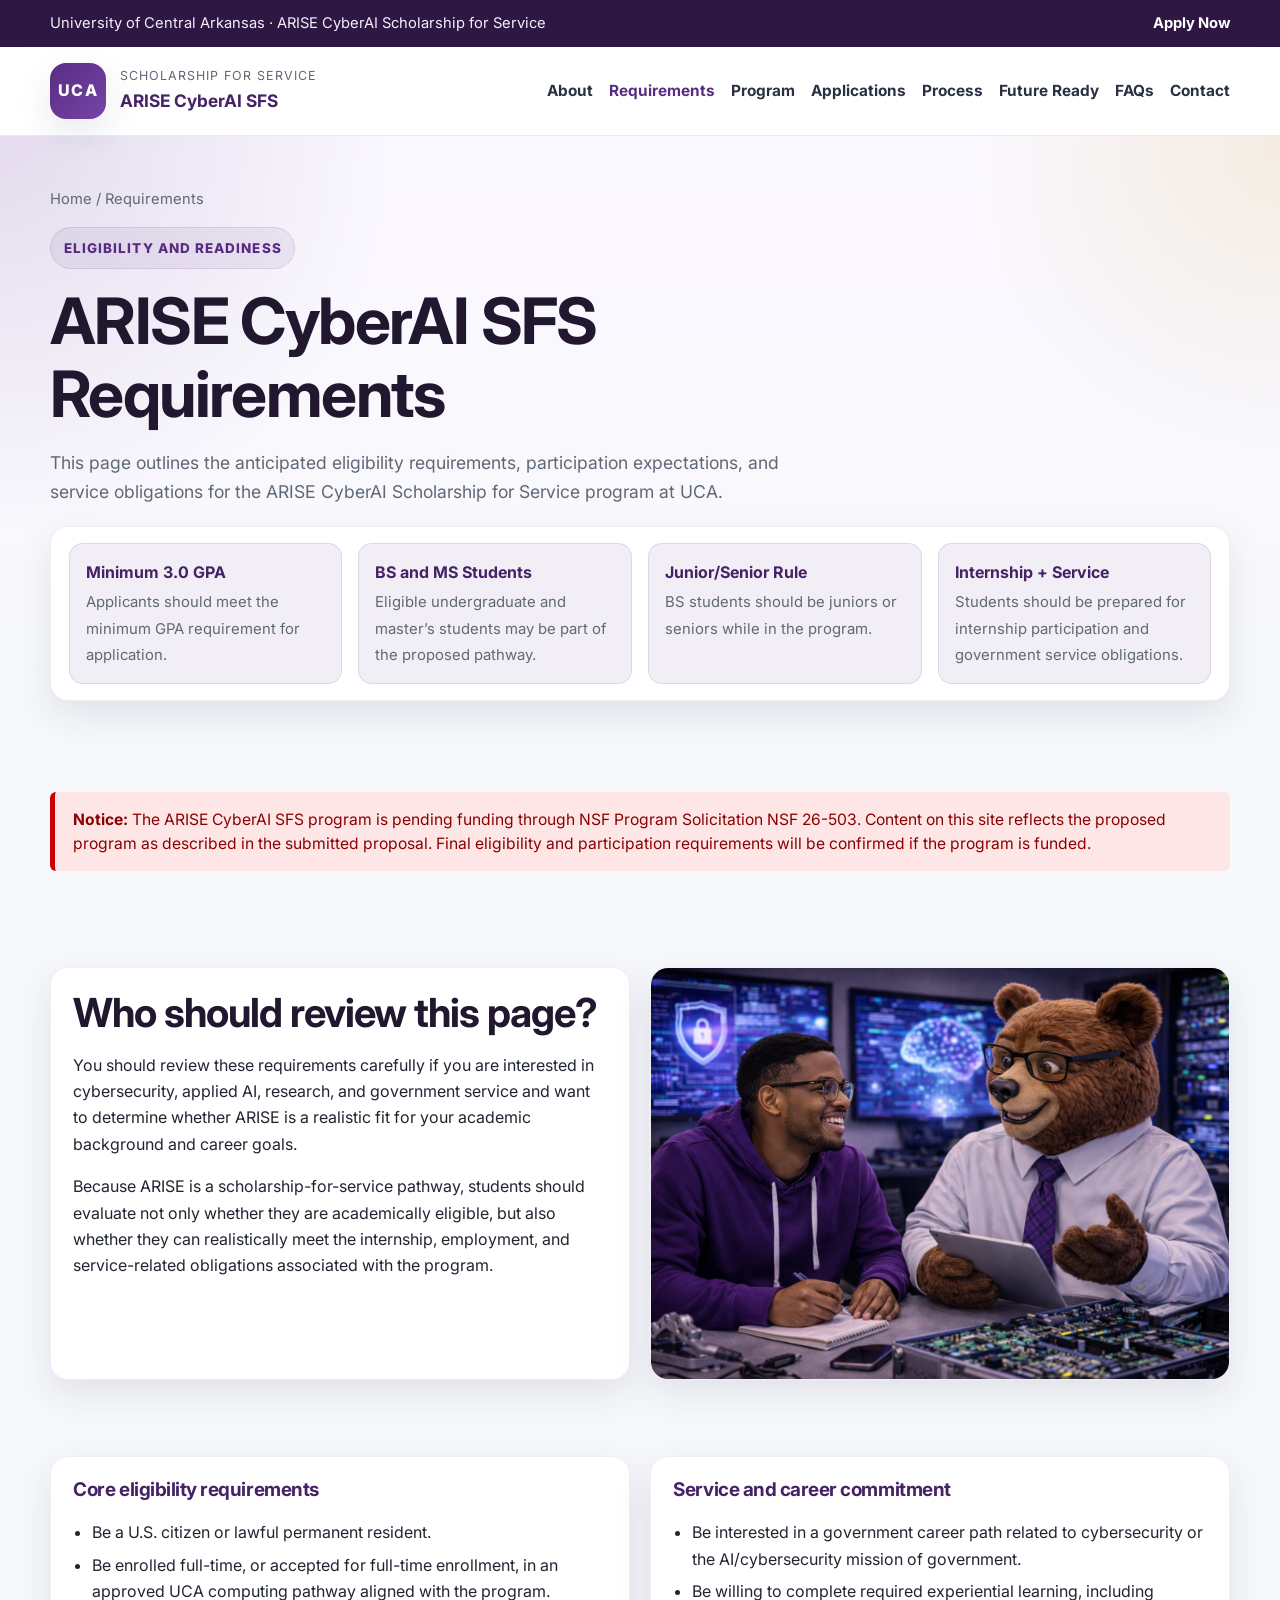
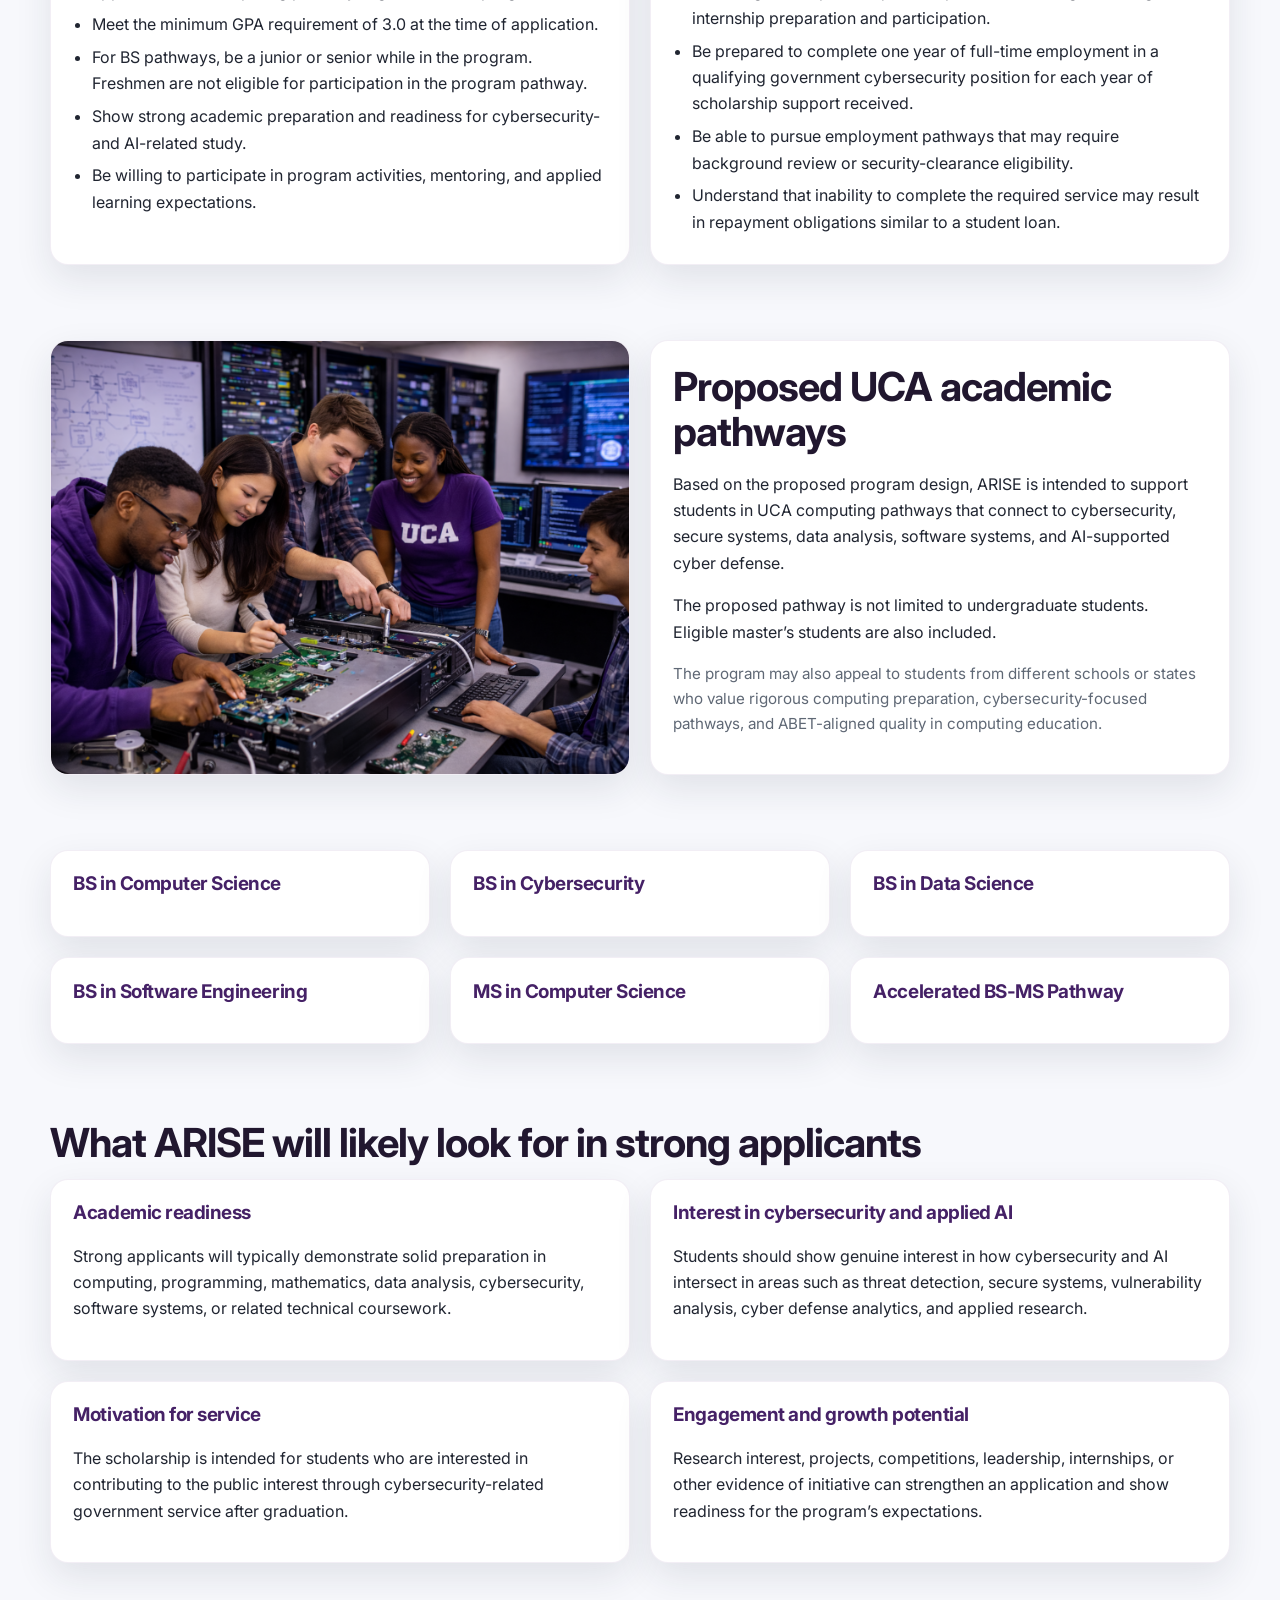
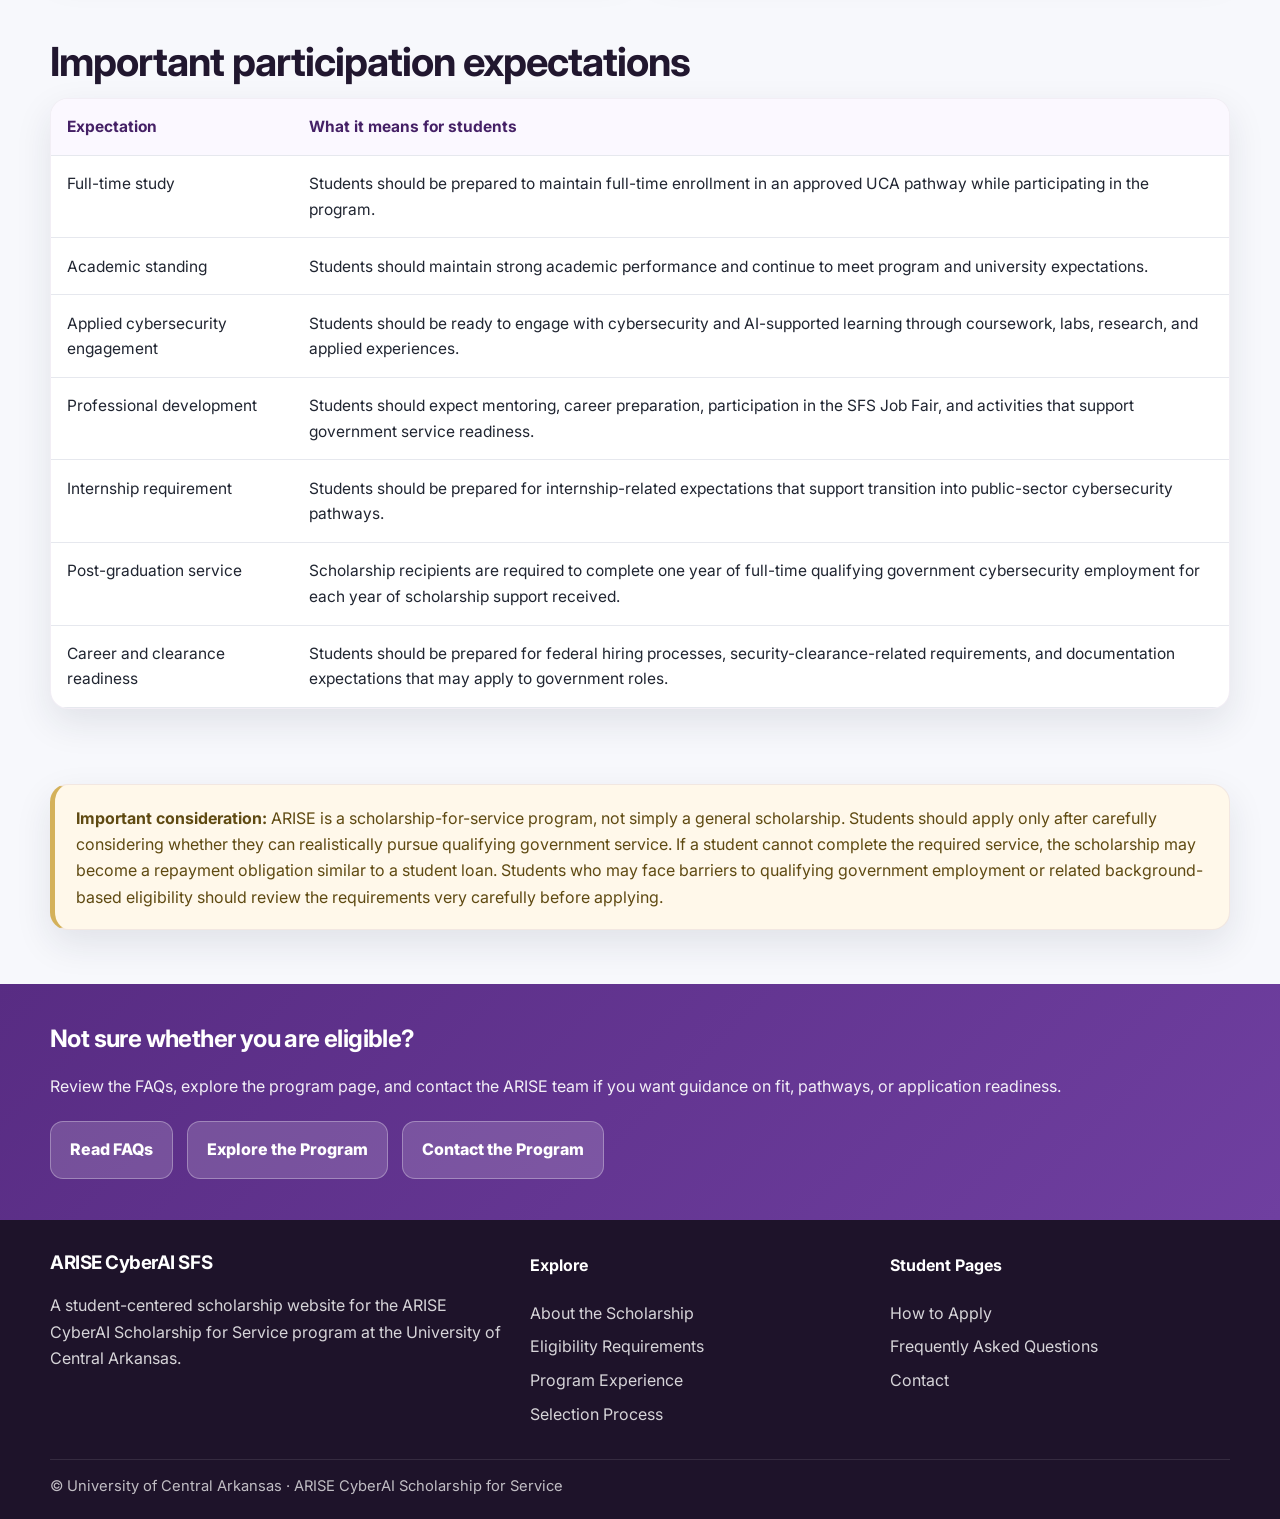
<file: requirements.html>
<!DOCTYPE html>
<html lang="en">
<head>
  <meta charset="UTF-8" />
  <meta name="viewport" content="width=device-width, initial-scale=1.0" />
  <meta
    name="description"
    content="Eligibility requirements for the ARISE CyberAI Scholarship for Service at the University of Central Arkansas."
  />
  <title>Requirements | ARISE CyberAI SFS</title>
  <link rel="preconnect" href="https://fonts.googleapis.com">
  <link rel="preconnect" href="https://fonts.gstatic.com" crossorigin>
  <link href="https://fonts.googleapis.com/css2?family=Inter:wght@400;500;600;700;800&display=swap" rel="stylesheet">
  <link rel="stylesheet" href="styles.css" />
  <style>
    .photo-card,
    .info-panel,
    .important-box,
    .summary-strip {
      background: var(--white);
      border: 1px solid rgba(88,44,131,0.08);
      border-radius: var(--radius);
      box-shadow: var(--shadow);
    }

    .photo-card {
      overflow: hidden;
      min-height: 100%;
    }

    .photo-card img {
      width: 100%;
      height: 100%;
      min-height: 320px;
      object-fit: cover;
      display: block;
    }

    .summary-strip {
      padding: 1rem 1.1rem;
      margin-top: 1.2rem;
    }

    .summary-grid {
      display: grid;
      grid-template-columns: repeat(4, minmax(0,1fr));
      gap: 1rem;
    }

    .summary-item {
      background: rgba(88,44,131,0.08);
      border: 1px solid rgba(88,44,131,0.12);
      border-radius: 14px;
      padding: 0.95rem 1rem;
    }

    .summary-item strong {
      display: block;
      color: var(--uca-purple-dark);
      font-size: 1rem;
      margin-bottom: 0.2rem;
    }

    .summary-item span {
      color: var(--muted);
      font-size: 0.93rem;
    }

    .split-feature {
      display: grid;
      grid-template-columns: 1fr 1fr;
      gap: 1.25rem;
      align-items: stretch;
    }

    .info-panel {
      padding: 1.4rem;
    }

    .important-box {
      padding: 1.2rem 1.3rem;
      background: #fff8ea;
      border-left: 5px solid var(--gold);
    }

    .important-box p {
      margin: 0;
      color: #5f4a12;
    }

    .clean-list {
      margin: 0.6rem 0 0;
      padding-left: 1.1rem;
    }

    .clean-list li {
      margin: 0.45rem 0;
    }

    .mini-note {
      color: var(--muted);
      font-size: 0.95rem;
      margin-top: 0.8rem;
    }

    @media (max-width: 980px) {
      .summary-grid,
      .split-feature {
        grid-template-columns: 1fr;
      }
    }
  </style>
</head>
<body class="program-page">
  <div class="topbar">
    <div class="container">
      <div>University of Central Arkansas · ARISE CyberAI Scholarship for Service</div>
      <div><a href="applications.html">Apply Now</a></div>
    </div>
  </div>

  <header class="site-header">
    <div class="container header-inner">
      <a class="brand" href="index.html" aria-label="ARISE CyberAI SFS home">
        <div class="brand-mark">UCA</div>
        <div>
          <small>Scholarship for Service</small>
          <strong>ARISE CyberAI SFS</strong>
        </div>
      </a>
      <button class="nav-toggle" aria-expanded="false" aria-label="Open navigation">Menu</button>
      <nav>
        <ul>
          <li><a href="about.html">About</a></li>
          <li><a href="requirements.html" class="active">Requirements</a></li>
          <li><a href="program.html">Program</a></li>
          <li><a href="applications.html">Applications</a></li>
          <li><a href="process.html">Process</a></li>
          <li><a href="future-ready.html">Future Ready</a></li>
          <li><a href="faqs.html">FAQs</a></li>
          <li><a href="contact.html">Contact</a></li>
        </ul>
      </nav>
    </div>
  </header>

  <section class="hero hero-simple">
    <div class="container">
      <div class="breadcrumbs"><a href="index.html">Home</a> / Requirements</div>
      <div class="eyebrow">Eligibility and Readiness</div>
      <h1>ARISE CyberAI SFS Requirements</h1>
      <p class="lead">
        This page outlines the anticipated eligibility requirements, participation expectations,
        and service obligations for the ARISE CyberAI Scholarship for Service program at UCA.
      </p>

      <div class="summary-strip">
        <div class="summary-grid">
          <div class="summary-item">
            <strong>Minimum 3.0 GPA</strong>
            <span>Applicants should meet the minimum GPA requirement for application.</span>
          </div>
          <div class="summary-item">
            <strong>BS and MS Students</strong>
            <span>Eligible undergraduate and master’s students may be part of the proposed pathway.</span>
          </div>
          <div class="summary-item">
            <strong>Junior/Senior Rule</strong>
            <span>BS students should be juniors or seniors while in the program.</span>
          </div>
          <div class="summary-item">
            <strong>Internship + Service</strong>
            <span>Students should be prepared for internship participation and government service obligations.</span>
          </div>
        </div>
      </div>
    </div>
  </section>

  <section>
    <div class="container">
      <div class="alert-warning">
        <strong>Notice:</strong> The ARISE CyberAI SFS program is pending funding through NSF Program Solicitation NSF 26-503.
        Content on this site reflects the proposed program as described in the submitted proposal.
        Final eligibility and participation requirements will be confirmed if the program is funded.
      </div>
    </div>
  </section>

  <main>
    <section>
      <div class="container split-feature">
        <article class="info-panel">
          <h2 class="section-title">Who should review this page?</h2>
          <p>
            You should review these requirements carefully if you are interested in cybersecurity,
            applied AI, research, and government service and want to determine whether ARISE is a realistic fit
            for your academic background and career goals.
          </p>
          <p>
            Because ARISE is a scholarship-for-service pathway, students should evaluate not only whether they
            are academically eligible, but also whether they can realistically meet the internship,
            employment, and service-related obligations associated with the program.
          </p>
        </article>

        <div class="photo-card">
          <img
            src="assets/images/UCA Bear 2.jpg" alt="ARISE CyberAI students and learning environment">
            alt="Students reviewing academic plans and scholarship information"
          />
        </div>
      </div>
    </section>

    <section>
      <div class="container">
        <div class="grid-2">
          <article class="card">
            <h3>Core eligibility requirements</h3>
            <ul class="list-clean">
              <li>Be a U.S. citizen or lawful permanent resident.</li>
              <li>Be enrolled full-time, or accepted for full-time enrollment, in an approved UCA computing pathway aligned with the program.</li>
              <li>Meet the minimum GPA requirement of 3.0 at the time of application.</li>
              <li>For BS pathways, be a junior or senior while in the program. Freshmen are not eligible for participation in the program pathway.</li>
              <li>Show strong academic preparation and readiness for cybersecurity- and AI-related study.</li>
              <li>Be willing to participate in program activities, mentoring, and applied learning expectations.</li>
            </ul>
          </article>

          <article class="card">
            <h3>Service and career commitment</h3>
            <ul class="list-clean">
              <li>Be interested in a government career path related to cybersecurity or the AI/cybersecurity mission of government.</li>
              <li>Be willing to complete required experiential learning, including internship preparation and participation.</li>
              <li>Be prepared to complete one year of full-time employment in a qualifying government cybersecurity position for each year of scholarship support received.</li>
              <li>Be able to pursue employment pathways that may require background review or security-clearance eligibility.</li>
              <li>Understand that inability to complete the required service may result in repayment obligations similar to a student loan.</li>
            </ul>
          </article>
        </div>
      </div>
    </section>

    <section>
      <div class="container split-feature">
        <div class="photo-card">
          <img
            src="assets/images/students-collaboration 2.jpg" alt="ARISE CyberAI students and learning environment">
            alt="Students working collaboratively with laptops in a university setting"
          />
        </div>

        <article class="info-panel">
          <h2 class="section-title">Proposed UCA academic pathways</h2>
          <p>
            Based on the proposed program design, ARISE is intended to support students in UCA computing pathways
            that connect to cybersecurity, secure systems, data analysis, software systems, and AI-supported cyber defense.
          </p>
          <p>
            The proposed pathway is not limited to undergraduate students. Eligible master’s students are also included.
          </p>
          <p class="mini-note">
            The program may also appeal to students from different schools or states who value rigorous computing preparation,
            cybersecurity-focused pathways, and ABET-aligned quality in computing education.
          </p>
        </article>
      </div>
    </section>

    <section>
      <div class="container">
        <div class="grid-3">
          <article class="card"><h3>BS in Computer Science</h3></article>
          <article class="card"><h3>BS in Cybersecurity</h3></article>
          <article class="card"><h3>BS in Data Science</h3></article>
          <article class="card"><h3>BS in Software Engineering</h3></article>
          <article class="card"><h3>MS in Computer Science</h3></article>
          <article class="card"><h3>Accelerated BS-MS Pathway</h3></article>
        </div>
      </div>
    </section>

    <section>
      <div class="container">
        <h2 class="section-title">What ARISE will likely look for in strong applicants</h2>
        <div class="grid-2">
          <article class="card">
            <h3>Academic readiness</h3>
            <p>
              Strong applicants will typically demonstrate solid preparation in computing, programming, mathematics,
              data analysis, cybersecurity, software systems, or related technical coursework.
            </p>
          </article>

          <article class="card">
            <h3>Interest in cybersecurity and applied AI</h3>
            <p>
              Students should show genuine interest in how cybersecurity and AI intersect in areas such as threat detection,
              secure systems, vulnerability analysis, cyber defense analytics, and applied research.
            </p>
          </article>

          <article class="card">
            <h3>Motivation for service</h3>
            <p>
              The scholarship is intended for students who are interested in contributing to the public interest
              through cybersecurity-related government service after graduation.
            </p>
          </article>

          <article class="card">
            <h3>Engagement and growth potential</h3>
            <p>
              Research interest, projects, competitions, leadership, internships, or other evidence of initiative
              can strengthen an application and show readiness for the program’s expectations.
            </p>
          </article>
        </div>
      </div>
    </section>

    <section>
      <div class="container">
        <h2 class="section-title">Important participation expectations</h2>
        <div class="table-wrap">
          <table>
            <thead>
              <tr>
                <th>Expectation</th>
                <th>What it means for students</th>
              </tr>
            </thead>
            <tbody>
              <tr>
                <td>Full-time study</td>
                <td>Students should be prepared to maintain full-time enrollment in an approved UCA pathway while participating in the program.</td>
              </tr>
              <tr>
                <td>Academic standing</td>
                <td>Students should maintain strong academic performance and continue to meet program and university expectations.</td>
              </tr>
              <tr>
                <td>Applied cybersecurity engagement</td>
                <td>Students should be ready to engage with cybersecurity and AI-supported learning through coursework, labs, research, and applied experiences.</td>
              </tr>
              <tr>
                <td>Professional development</td>
                <td>Students should expect mentoring, career preparation, participation in the SFS Job Fair, and activities that support government service readiness.</td>
              </tr>
              <tr>
                <td>Internship requirement</td>
                <td>Students should be prepared for internship-related expectations that support transition into public-sector cybersecurity pathways.</td>
              </tr>
              <tr>
                <td>Post-graduation service</td>
                <td>Scholarship recipients are required to complete one year of full-time qualifying government cybersecurity employment for each year of scholarship support received.</td>
              </tr>
              <tr>
                <td>Career and clearance readiness</td>
                <td>Students should be prepared for federal hiring processes, security-clearance-related requirements, and documentation expectations that may apply to government roles.</td>
              </tr>
            </tbody>
          </table>
        </div>
      </div>
    </section>

    <section>
      <div class="container">
        <div class="important-box">
          <p>
            <strong>Important consideration:</strong> ARISE is a scholarship-for-service program, not simply a general scholarship.
            Students should apply only after carefully considering whether they can realistically pursue qualifying government service.
            If a student cannot complete the required service, the scholarship may become a repayment obligation similar to a student loan.
            Students who may face barriers to qualifying government employment or related background-based eligibility should review the requirements very carefully before applying.
          </p>
        </div>
      </div>
    </section>

    <section class="callout-band">
      <div class="container">
        <h2>Not sure whether you are eligible?</h2>
        <p>
          Review the FAQs, explore the program page, and contact the ARISE team if you want guidance on fit,
          pathways, or application readiness.
        </p>
        <div class="button-row">
          <a class="btn btn-light" href="faqs.html">Read FAQs</a>
          <a class="btn btn-light" href="program.html">Explore the Program</a>
          <a class="btn btn-light" href="contact.html">Contact the Program</a>
        </div>
      </div>
    </section>
  </main>

  <footer>
    <div class="container footer-grid">
      <div>
        <h3>ARISE CyberAI SFS</h3>
        <p>A student-centered scholarship website for the ARISE CyberAI Scholarship for Service program at the University of Central Arkansas.</p>
      </div>
      <div>
        <h4>Explore</h4>
        <ul>
          <li><a href="about.html">About the Scholarship</a></li>
          <li><a href="requirements.html">Eligibility Requirements</a></li>
          <li><a href="program.html">Program Experience</a></li>
          <li><a href="process.html">Selection Process</a></li>
        </ul>
      </div>
      <div>
        <h4>Student Pages</h4>
        <ul>
          <li><a href="applications.html">How to Apply</a></li>
          <li><a href="faqs.html">Frequently Asked Questions</a></li>
          <li><a href="contact.html">Contact</a></li>
        </ul>
      </div>
    </div>
    <div class="container footer-bottom">© University of Central Arkansas · ARISE CyberAI Scholarship for Service</div>
  </footer>

  <script src="script.js"></script>
</body>
</html>
</file>
<file: styles.css>
/* ARISE CyberAI SFS Website */
:root {
  --uca-purple: #582c83;
  --uca-purple-dark: #452166;
  --uca-purple-soft: #f4eef9;
  --uca-gray: #7c878e;
  --text: #202531;
  --muted: #5f6875;
  --line: #e6e8ee;
  --bg: #f7f8fc;
  --white: #ffffff;
  --gold: #d4b15a;
  --success: #0f766e;
  --danger: #a53b3b;
  --shadow: 0 14px 36px rgba(29, 35, 58, 0.10);
  --radius: 18px;
  --radius-sm: 12px;
  --maxw: 1180px;
}
* { box-sizing: border-box; }
html { scroll-behavior: smooth; }
body {
  margin: 0;
  font-family: Inter, system-ui, -apple-system, BlinkMacSystemFont, "Segoe UI", sans-serif;
  color: var(--text);
  background: var(--bg);
  line-height: 1.65;
}
a { color: var(--uca-purple); text-decoration: none; }
a:hover { text-decoration: underline; }
img { max-width: 100%; display: block; }
.container { width: min(var(--maxw), calc(100% - 2rem)); margin: 0 auto; }
.topbar {
  background: #2f1744;
  color: #f4effa;
  font-size: 0.92rem;
}
.topbar .container {
  display: flex; justify-content: space-between; gap: 1rem; flex-wrap: wrap; padding: 0.7rem 0;
}
.topbar a { color: #fff; font-weight: 700; }
.site-header {
  position: sticky; top: 0; z-index: 1000;
  background: rgba(255,255,255,0.94); backdrop-filter: blur(10px);
  border-bottom: 1px solid rgba(88,44,131,0.10);
}
.header-inner {
  display: flex; align-items: center; justify-content: space-between; gap: 1rem; padding: 1rem 0;
}
.brand { display:flex; align-items:center; gap:0.9rem; color: inherit; text-decoration:none; }
.brand:hover { text-decoration:none; }
.brand-mark {
  width:56px; height:56px; border-radius:16px; display:grid; place-items:center;
  background: linear-gradient(135deg, var(--uca-purple), #7644a7); color:#fff; font-weight:800; letter-spacing:0.08em;
  box-shadow: var(--shadow);
}
.brand small { display:block; font-size:0.78rem; color:var(--muted); text-transform:uppercase; letter-spacing:0.08em; }
.brand strong { display:block; font-size:1.08rem; color:var(--uca-purple-dark); }
.nav-toggle {
  display:none; border:0; background: var(--uca-purple); color:#fff; padding:0.72rem 1rem; border-radius:12px; font-weight:700; cursor:pointer;
}
nav ul { list-style:none; display:flex; gap:1rem; padding:0; margin:0; align-items:center; flex-wrap:wrap; }
nav a { color:#283041; font-weight:700; font-size:0.96rem; }
nav a:hover, nav a.active { color:var(--uca-purple); text-decoration:none; }
.btn {
  display:inline-flex; align-items:center; justify-content:center; gap:0.45rem;
  padding:0.92rem 1.2rem; border-radius:13px; font-weight:800; border:1px solid transparent; text-decoration:none;
  transition:0.2s ease; cursor:pointer;
}
.btn:hover { transform: translateY(-1px); text-decoration:none; }
.btn-primary { background: var(--uca-purple); color:#fff; box-shadow: var(--shadow); }
.btn-primary:hover { background: var(--uca-purple-dark); }
.btn-secondary { background:#fff; color:var(--uca-purple); border-color: rgba(88,44,131,0.18); }
.btn-light { background: rgba(255,255,255,0.16); border-color: rgba(255,255,255,0.30); color:#fff; }
.hero {
  background:
    radial-gradient(circle at top right, rgba(212,177,90,0.18), transparent 22%),
    radial-gradient(circle at top left, rgba(88,44,131,0.14), transparent 28%),
    linear-gradient(180deg, #fbf8ff 0%, #f7f8fc 100%);
  padding: 4.25rem 0 3rem;
}
.hero-grid { display:grid; grid-template-columns: 1.3fr 0.95fr; gap:2rem; align-items:center; }
.hero-simple { padding: 3.2rem 0 2.1rem; }
.eyebrow {
  display:inline-flex; align-items:center; gap:0.5rem; margin-bottom:1rem;
  font-size:0.84rem; font-weight:800; letter-spacing:0.08em; text-transform:uppercase;
  color: var(--uca-purple); background: rgba(88,44,131,0.08); border:1px solid rgba(88,44,131,0.12);
  padding:0.55rem 0.8rem; border-radius:999px;
}
h1, h2, h3 { line-height:1.14; letter-spacing:-0.025em; }
h1 { font-size: clamp(2.25rem, 5vw, 4rem); margin:0 0 1rem; color:#21172f; }
.hero h1 { max-width: 760px; }
.lead { font-size:1.1rem; color: var(--muted); max-width: 780px; }
.hero-actions, .button-row { display:flex; gap:0.85rem; flex-wrap:wrap; margin-top:1.35rem; }
.hero-card, .card, .faq-item, .timeline-item, .contact-card, .table-wrap, .notice, .highlight-panel {
  background: var(--white); border:1px solid rgba(88,44,131,0.08); border-radius: var(--radius); box-shadow: var(--shadow);
}
.hero-card { padding: 1.5rem; }
.hero-card h2 { margin:0 0 0.6rem; color: var(--uca-purple-dark); font-size:1.2rem; }
.hero-card p { color: var(--muted); margin-top:0; }
.stat-grid { display:grid; grid-template-columns: repeat(2, minmax(0,1fr)); gap:0.85rem; margin-top:1rem; }
.stat { border:1px solid var(--line); border-radius:15px; padding:1rem; background: linear-gradient(180deg, #fff, #faf8fd); }
.stat strong { display:block; font-size:1.6rem; color: var(--uca-purple); margin-bottom:0.2rem; }
.stat span { color: var(--muted); font-size:0.92rem; }
section { padding: 2.35rem 0; }
.section-title { font-size: clamp(1.65rem, 3.2vw, 2.5rem); margin:0 0 0.85rem; color:#21172f; }
.section-intro { color: var(--muted); max-width: 850px; margin-bottom: 1.4rem; }
.grid-2 { display:grid; grid-template-columns: repeat(2, minmax(0,1fr)); gap:1.25rem; }
.grid-3 { display:grid; grid-template-columns: repeat(3, minmax(0,1fr)); gap:1.25rem; }
.card { padding: 1.4rem; }
.card h3 { margin-top:0; font-size:1.18rem; color: var(--uca-purple-dark); }
.kicker { color:var(--uca-purple); font-weight:800; text-transform:uppercase; letter-spacing:0.08em; font-size:0.78rem; }
.list-clean { margin:0.4rem 0 0; padding-left:1.15rem; }
.list-clean li { margin:0.4rem 0; }
.callout-band {
  background: linear-gradient(135deg, var(--uca-purple), #6f3fa0); color:#fff; padding: 2.6rem 0; margin-top: 1rem;
}
.callout-band h2 { margin-top:0; color:#fff; }
.callout-band p { color: rgba(255,255,255,0.92); }
.table-wrap { overflow-x:auto; }
table { width:100%; border-collapse: collapse; font-size:0.97rem; }
th, td { padding:0.95rem 1rem; border-bottom:1px solid var(--line); vertical-align: top; }
th { text-align:left; color: var(--uca-purple-dark); background:#fbf8ff; }
.timeline { display:grid; gap:1rem; }
.timeline-item { padding:1.25rem 1.25rem 1.15rem; position:relative; }
.timeline-item .step { display:inline-grid; place-items:center; width:34px; height:34px; border-radius:50%; background: var(--uca-purple); color:#fff; font-weight:800; margin-bottom:0.8rem; }
.faq-list { display:grid; gap:1rem; }
.faq-item { overflow:hidden; }
.faq-question {
  width:100%; border:0; background:transparent; text-align:left; padding:1.15rem 1.25rem; font:inherit; font-weight:800; color:#241b33; cursor:pointer;
  display:flex; justify-content:space-between; gap:1rem; align-items:center;
}
.faq-answer { padding:0 1.25rem 1.15rem; color: var(--muted); display:none; }
.faq-item.open .faq-answer { display:block; }
.faq-item.open .faq-question span:last-child { transform: rotate(45deg); }
.notice { padding:1rem 1.15rem; border-left: 4px solid var(--uca-purple); }
.highlight-panel { padding:1.35rem; background: linear-gradient(180deg, #ffffff, #faf8fd); }
.breadcrumbs { font-size:0.92rem; color:var(--muted); margin-bottom:1rem; }
.breadcrumbs a { color: var(--muted); }
.contact-grid { display:grid; grid-template-columns: 0.95fr 1.05fr; gap:1.25rem; }
.contact-card { padding:1.35rem; }
.contact-card h3 { margin-top:0; color: var(--uca-purple-dark); }
.form-grid { display:grid; grid-template-columns: repeat(2, minmax(0,1fr)); gap:0.95rem; }
label { display:block; font-weight:700; margin-bottom:0.38rem; color:#283041; }
input, select, textarea {
  width:100%; padding:0.92rem 0.95rem; border-radius:12px; border:1px solid #d7dce7; background:#fff; font:inherit; color:inherit;
}
textarea { min-height: 160px; resize: vertical; }
input:focus, select:focus, textarea:focus { outline:2px solid rgba(88,44,131,0.14); border-color: var(--uca-purple); }
footer {
  margin-top:2rem; background:#1e132a; color:#f1edf6;
}
.footer-grid { display:grid; grid-template-columns: 1.15fr 0.85fr 0.85fr; gap:1.25rem; padding:2rem 0; }
footer h3, footer h4 { color:#fff; margin-top:0; }
footer p, footer li, footer a { color: rgba(255,255,255,0.82); }
footer ul { list-style:none; padding:0; margin:0; display:grid; gap:0.45rem; }
.footer-bottom { padding:0.9rem 0 1.3rem; border-top:1px solid rgba(255,255,255,0.10); color: rgba(255,255,255,0.72); font-size:0.92rem; }
.page-actions { display:flex; gap:0.8rem; flex-wrap:wrap; margin-top:1.2rem; }
@media (max-width: 980px) {
  .hero-grid, .grid-2, .grid-3, .contact-grid, .footer-grid { grid-template-columns: 1fr; }
  .nav-toggle { display:inline-flex; }
  nav {
    display:none; position:absolute; inset:100% 1rem auto 1rem; background:#fff; border:1px solid rgba(88,44,131,0.12); border-radius:16px; box-shadow: var(--shadow); padding:1rem;
  }
  nav.open { display:block; }
  nav ul { flex-direction:column; align-items:flex-start; }
}
@media (max-width: 700px) {
  .stat-grid, .form-grid { grid-template-columns: 1fr; }
  .hero, .hero-simple { padding-top: 2.6rem; }
  h1 { font-size: 2.25rem; }
}


.alert-warning {
  background-color: #ffe6e6;
  border-left: 5px solid #cc0000;
  color: #8b0000;
  padding: 16px 18px;
  border-radius: 6px;
  font-size: 0.98rem;
  line-height: 1.5;
  margin: 20px 0;
}

.home-page main {
  padding-bottom: 0;
}

.home-page .callout-band {
  margin-bottom: 0;
}

.home-page .callout-band .container {
  margin-bottom: 0;
}

.home-page footer {
  margin-top: 0;
}

.program-page main {
  padding-bottom: 0;
}

.program-page .callout-band {
  margin-bottom: 0;
}

.program-page .callout-band .container {
  margin-bottom: 0;
}

.program-page footer {
  margin-top: 0;
}
</file>
